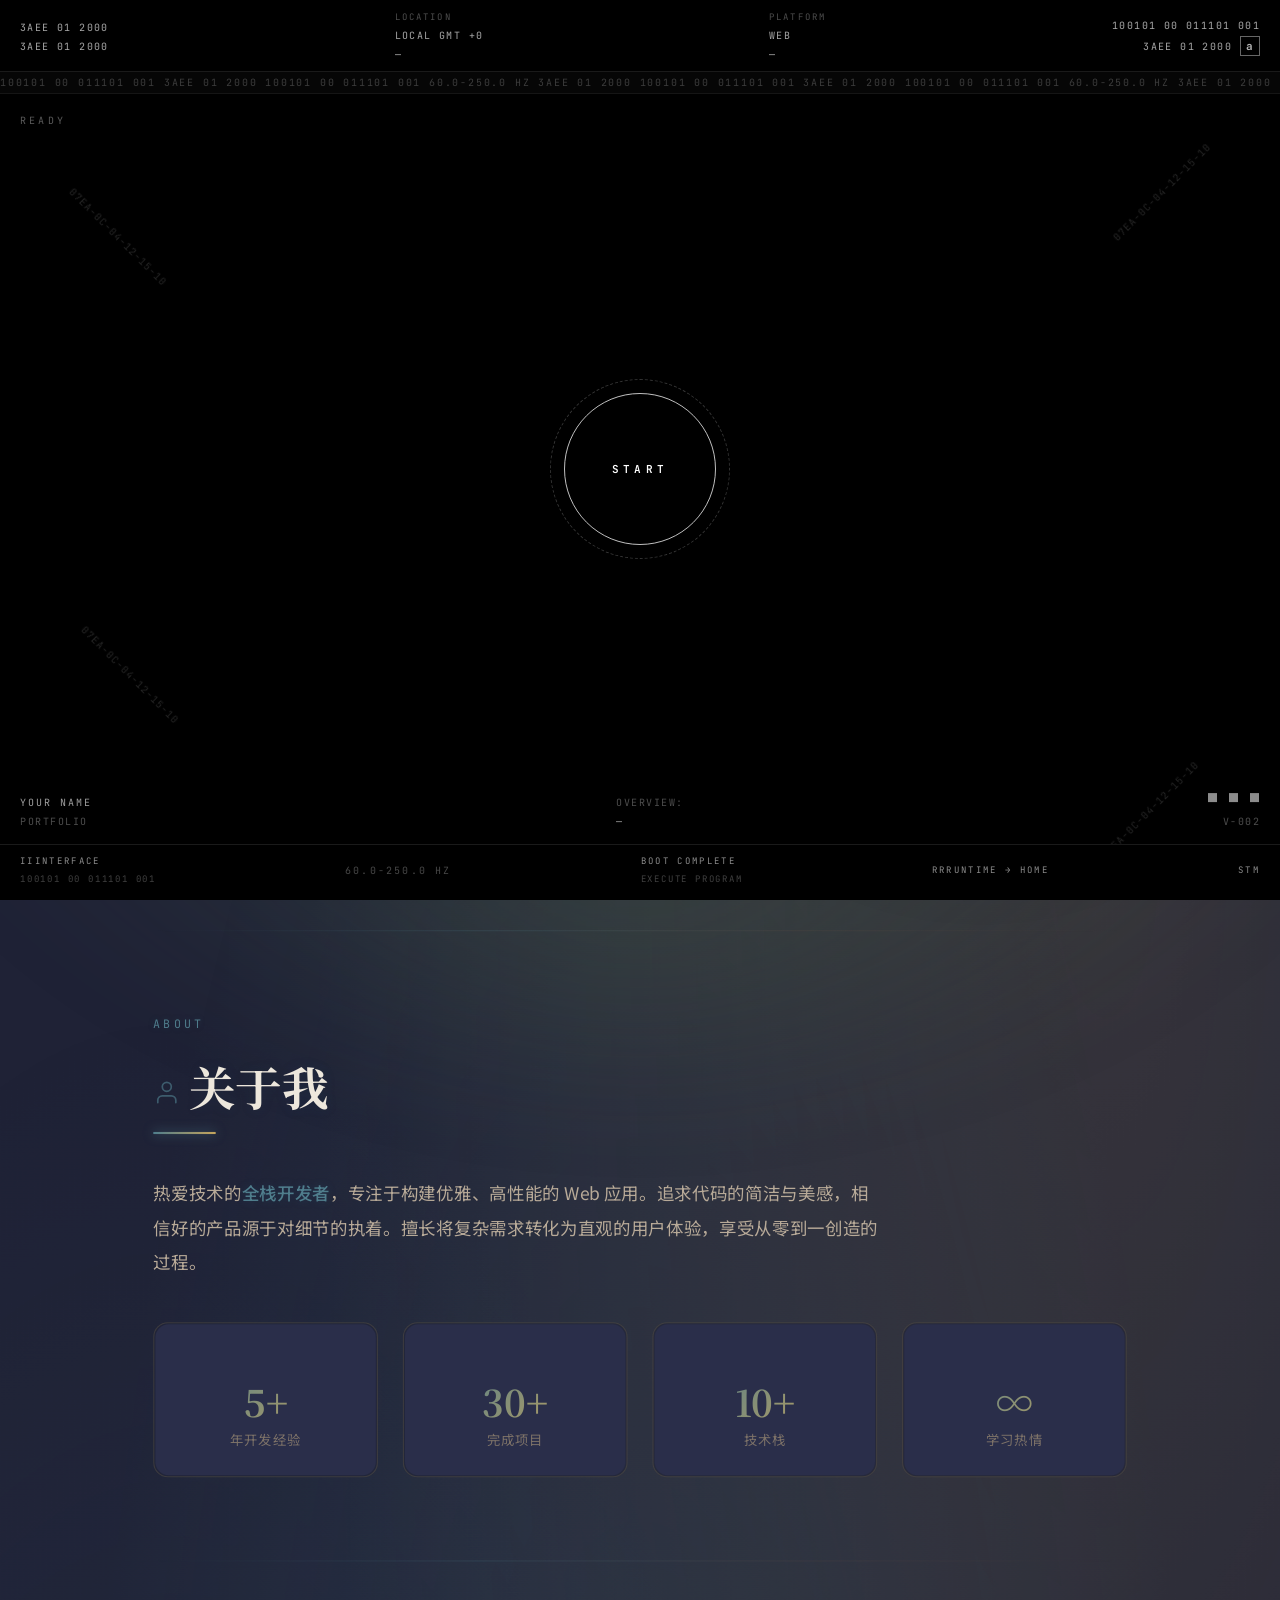
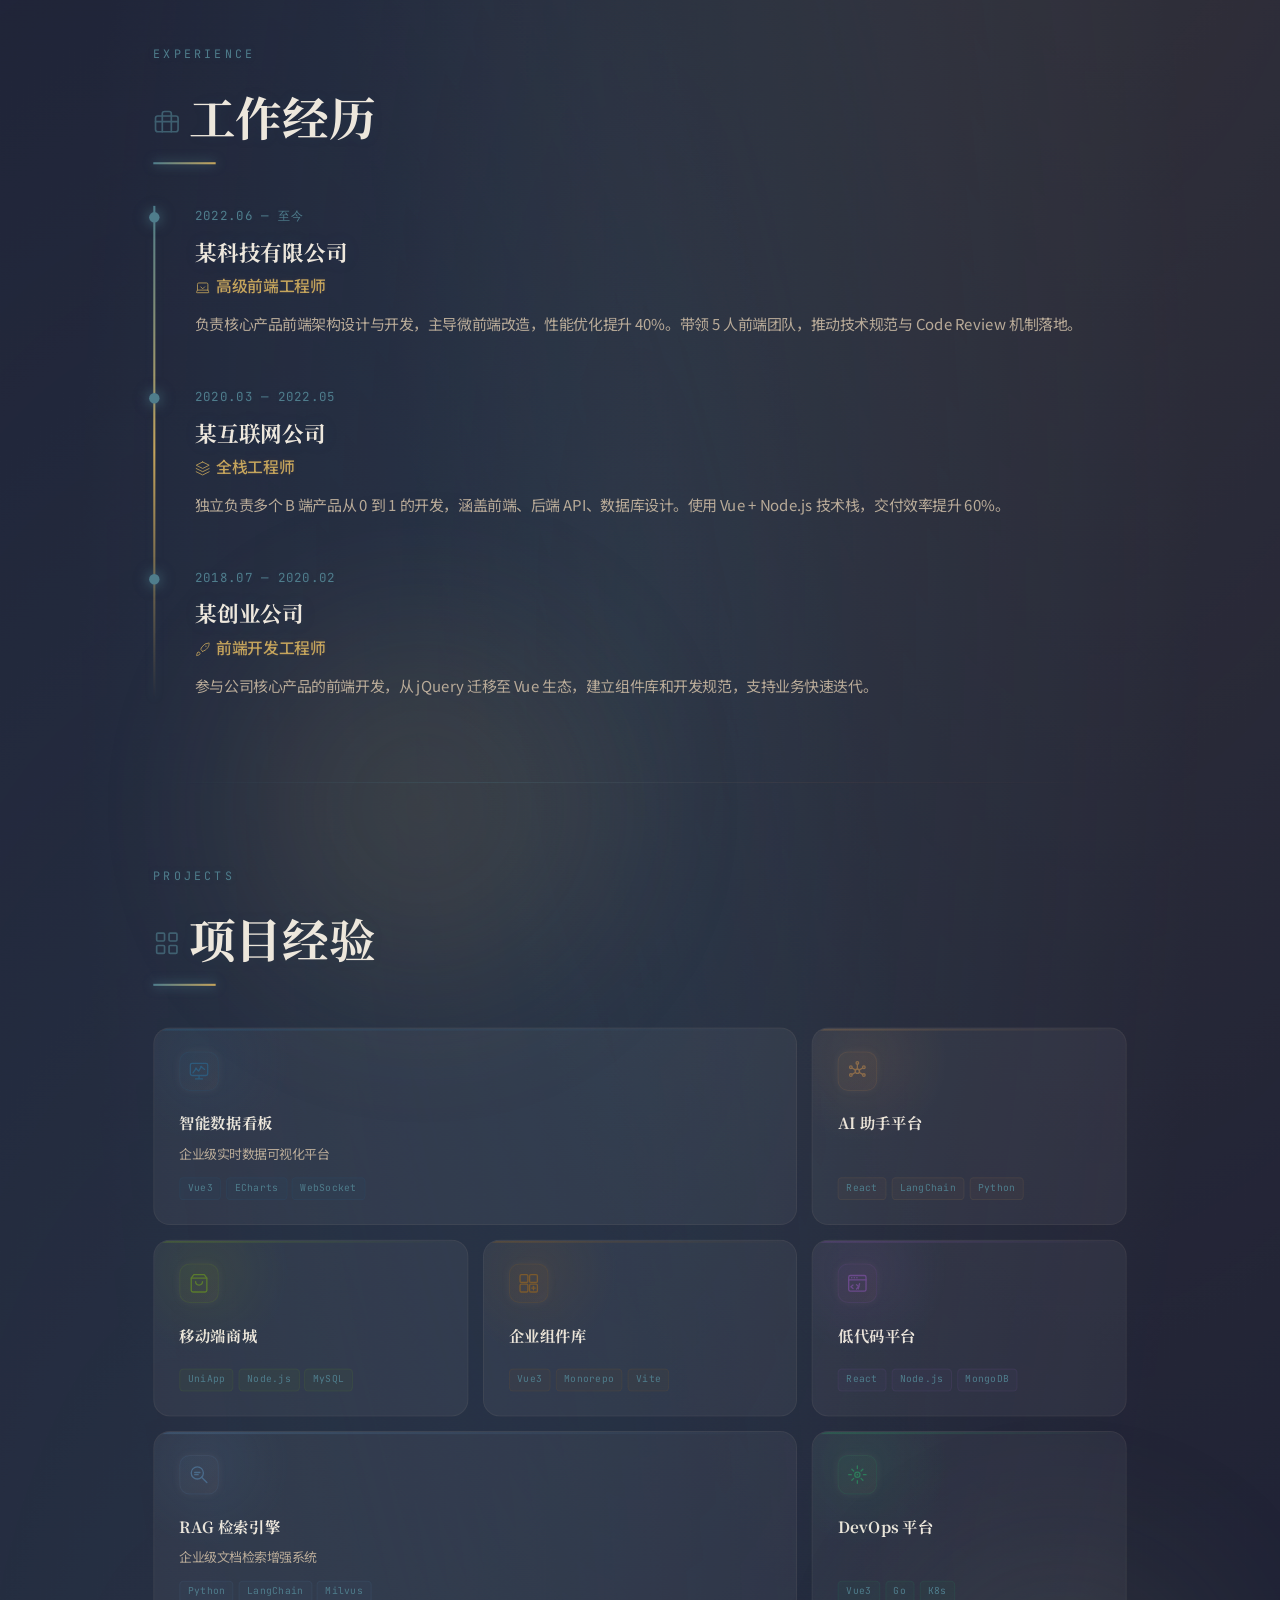
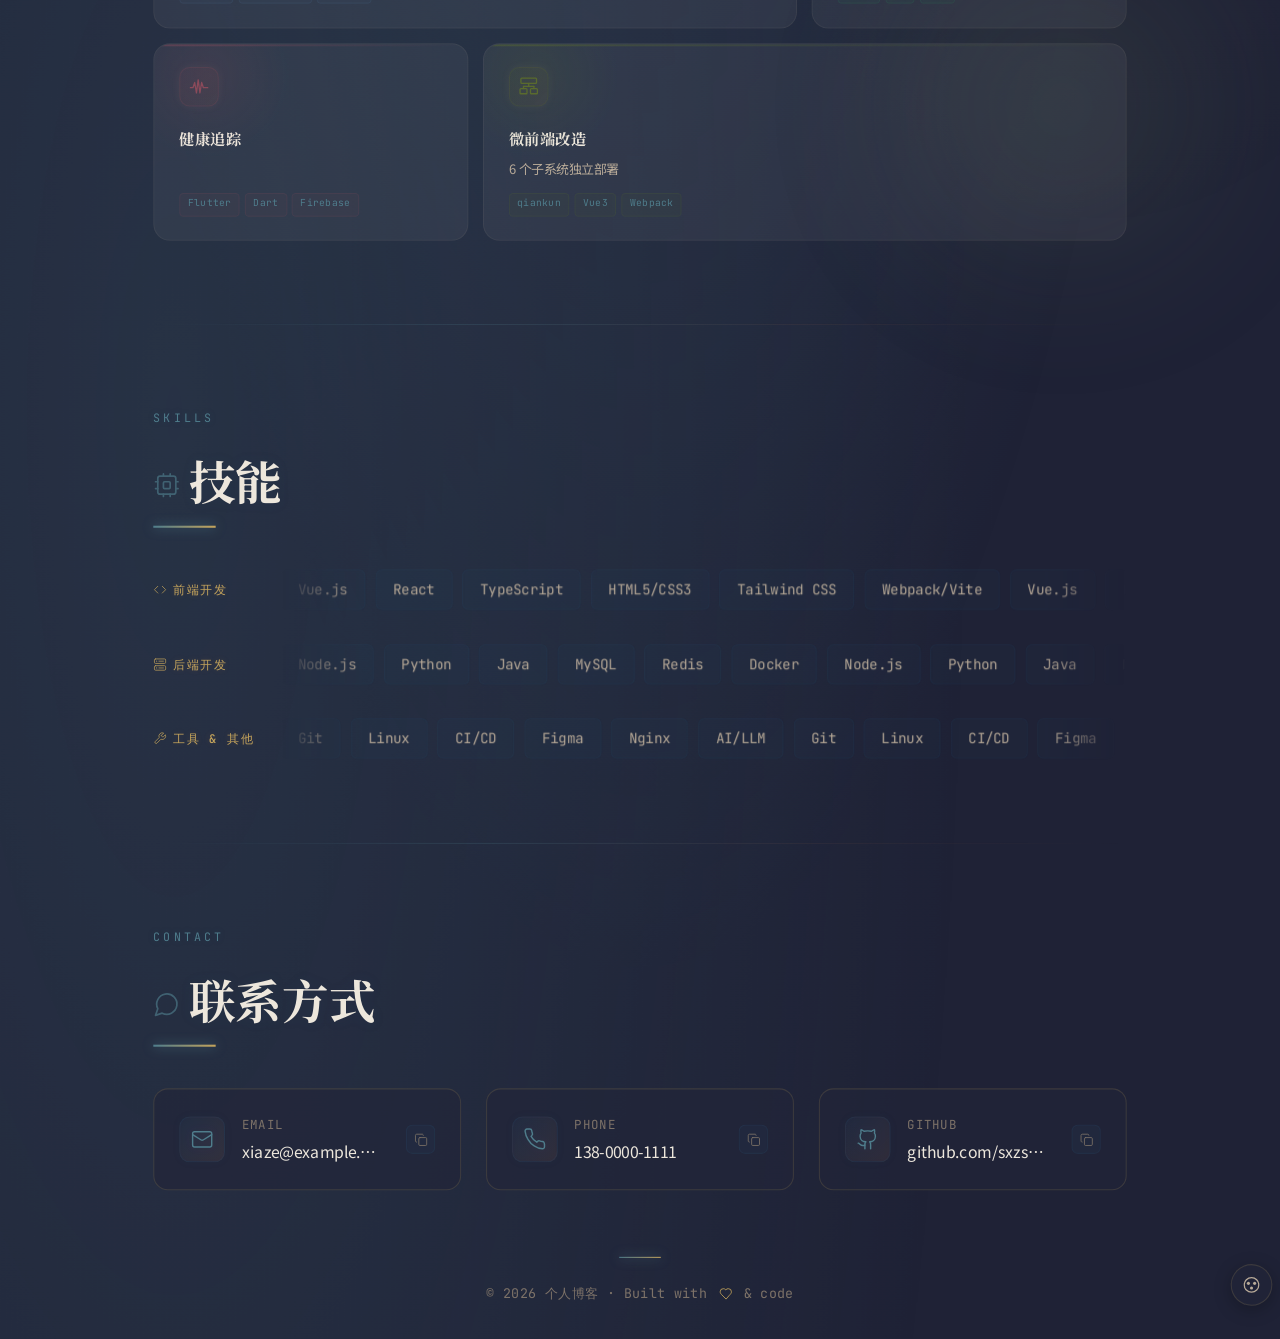
<file: index.html>
<!DOCTYPE html>
<html lang="zh-CN">
  <head>
    <meta charset="UTF-8" />
    <meta name="viewport" content="width=device-width, initial-scale=1.0" />
    <link rel="icon" type="image/svg+xml" href="./logo.svg" />
    <meta name="description" content="个人博客 - 个人简历 | 全栈工程师" />
    <meta property="og:title" content="个人博客 - 个人简历" />
    <meta property="og:description" content="全栈工程师，专注构建优雅高性能的Web应用" />
    <meta property="og:type" content="website" />
    <meta property="og:url" content="https://sxzseal.github.io/resume/" />
    <title>个人博客</title>
    <link rel="preconnect" href="https://fonts.googleapis.com" />
    <link rel="preconnect" href="https://fonts.gstatic.com" crossorigin />
    <link href="https://fonts.googleapis.com/css2?family=Noto+Serif+SC:wght@400;500;700;900&family=Noto+Sans+SC:wght@300;400;500;700&family=JetBrains+Mono:wght@400;500&family=Space+Grotesk:wght@300;400;500;700&display=swap" rel="stylesheet" />
    <script type="module" crossorigin src="./assets/resume-DqmOfbDe.js"></script>
    <link rel="stylesheet" crossorigin href="./assets/resume-CbeakqAZ.css">
  <script>const RESUME = {
  hero: {
    label: '// RESUME / CURRICULUM VITAE',
    name: '个人博客',
    titles: ['全栈工程师', '前端架构师', '技术探索者', '终身学习者'],
    cta: [
      { label: 'Explore', href: '#about', primary: true },
      { label: 'Contact', href: '#contact' }
    ]
  },

  about: {
    text: '热爱技术的<strong>全栈开发者</strong>，专注于构建优雅、高性能的 Web 应用。追求代码的简洁与美感，相信好的产品源于对细节的执着。擅长将复杂需求转化为直观的用户体验，享受从零到一创造的过程。',
    stats: [
      { count: 5,  label: '年开发经验', icon: 'clock' },
      { count: 30, label: '完成项目',   icon: 'folder' },
      { count: 10, label: '技术栈',     icon: 'cpu' },
      { display: '∞', label: '学习热情', icon: 'infinity' }
    ]
  },

  skills: [
    {
      title: '前端开发',
      icon: 'code',
      items: [
        { name: 'Vue.js',       level: 85 },
        { name: 'React',        level: 75 },
        { name: 'TypeScript',   level: 80 },
        { name: 'HTML5/CSS3',   level: 90 },
        { name: 'Tailwind CSS', level: 80 },
        { name: 'Webpack/Vite', level: 75 }
      ]
    },
    {
      title: '后端开发',
      icon: 'server',
      items: [
        { name: 'Node.js', level: 80 },
        { name: 'Python',  level: 70 },
        { name: 'Java',    level: 60 },
        { name: 'MySQL',   level: 75 },
        { name: 'Redis',   level: 65 },
        { name: 'Docker',  level: 70 }
      ]
    },
    {
      title: '工具 & 其他',
      icon: 'wrench',
      items: [
        { name: 'Git',    level: 85 },
        { name: 'Linux',  level: 75 },
        { name: 'CI/CD',  level: 70 },
        { name: 'Figma',  level: 60 },
        { name: 'Nginx',  level: 70 },
        { name: 'AI/LLM', level: 65 }
      ]
    }
  ],

  experience: [
    {
      period:   '2022.06 — 至今',
      company:  '某科技有限公司',
      role:     '高级前端工程师',
      roleIcon: 'laptop',
      desc:     '负责核心产品前端架构设计与开发，主导微前端改造，性能优化提升 40%。带领 5 人前端团队，推动技术规范与 Code Review 机制落地。'
    },
    {
      period:   '2020.03 — 2022.05',
      company:  '某互联网公司',
      role:     '全栈工程师',
      roleIcon: 'layers',
      desc:     '独立负责多个 B 端产品从 0 到 1 的开发，涵盖前端、后端 API、数据库设计。使用 Vue + Node.js 技术栈，交付效率提升 60%。'
    },
    {
      period:   '2018.07 — 2020.02',
      company:  '某创业公司',
      role:     '前端开发工程师',
      roleIcon: 'rocket',
      desc:     '参与公司核心产品的前端开发，从 jQuery 迁移至 Vue 生态，建立组件库和开发规范，支持业务快速迭代。'
    }
  ],

  projects: [
    {
      id: 'dashboard', icon: 'dashboard', name: '智能数据看板', desc: '企业级实时数据可视化平台',
      tech: ['Vue3', 'ECharts', 'WebSocket'], theme: '#2d5a7b', wide: true,
      details: {
        bg:     '项目内部数据分散在各系统，缺乏统一可视化入口。',
        arch:   'Vue3 + Composition API，ECharts 渲染引擎，WebSocket 实时推送，微前端集成旧系统模块。',
        role:   '前端架构设计与核心模块开发，性能优化（首屏 1.2s → 0.6s），拖拽布局引擎实现。',
        result: '日均 PV 10w+，决策效率提升 35%，获公司年度最佳技术项目奖。'
      }
    },
    {
      id: 'ai-assistant', icon: 'aiAssistant', name: 'AI 助手平台', desc: '基于大语言模型的智能对话平台',
      tech: ['React', 'LangChain', 'Python'], theme: '#8b6b4a',
      details: {
        bg:     '内部知识分散，员工重复咨询常见问题，HR/IT 部门负担重。',
        arch:   'React + TypeScript 前端，LangChain 编排对话链路，FAISS 向量检索，FastAPI 后端服务。',
        role:   '全栈开发，对话流程设计，知识库 RAG 链路搭建，工作流可视化编辑器实现。',
        result: '服务 200+ 内部员工，问题解决率 85%，HR 咨询量降低 40%。'
      }
    },
    {
      id: 'mall', icon: 'mall', name: '移动端商城', desc: '全栈开发的 B2C 商城',
      tech: ['UniApp', 'Node.js', 'MySQL'], theme: '#5a7b2d',
      details: {
        bg:     '公司线下销售占比过高，需开拓线上渠道，要求快速上线 MVP 版本。',
        arch:   'UniApp 跨端前端，Node.js + Koa 后端，MySQL 数据库，微信/支付宝支付接入。',
        role:   '独立全栈开发，从需求分析到上线部署，0→1 全程负责。',
        result: '3 个月上线 MVP，日活 5000+，月 GMV 破百万，获公司季度创新奖。'
      }
    },
    {
      id: 'component-lib', icon: 'componentLib', name: '企业组件库', desc: '跨业务线统一 UI 组件库',
      tech: ['Vue3', 'Monorepo', 'Vite'], theme: '#7b5a2d',
      details: {
        bg:     '多条产品线 UI 风格不统一，重复造轮子严重，开发效率低。',
        arch:   'Monorepo + pnpm workspace，Vue3 组件开发，Vite 构建，Storybook 文档站。',
        role:   '架构设计与核心组件开发，构建优化，文档站搭建，推广到各业务线。',
        result: '覆盖 8 条产品线，50+ 组件，开发效率提升 45%，UI 一致性评分从 60 → 92。'
      }
    },
    {
      id: 'lowcode', icon: 'lowcode', name: '低代码平台', desc: '可视化拖拽搭建 H5 营销页',
      tech: ['React', 'Node.js', 'MongoDB'], theme: '#6b4a8b',
      details: {
        bg:     '营销活动频繁，每次都需前端开发配合，排期紧张，上线周期长。',
        arch:   'React + DnD Kit 拖拽引擎，Node.js + MongoDB 后端，SSR 渲染，CDN 一键发布。',
        role:   '拖拽引擎核心开发，组件生态设计，SSR 渲染方案，发布流程自动化。',
        result: '运营自主上线率 80%，活动上线周期从 5 天缩短至 0.5 天，季度节省开发人力 200+ 人时。'
      }
    },
    {
      id: 'rag-engine', icon: 'ragEngine', name: 'RAG 检索引擎', desc: '企业级文档检索增强系统',
      tech: ['Python', 'LangChain', 'Milvus'], theme: '#4a6b8b', wide: true,
      details: {
        bg:     '企业文档量庞大，传统关键词搜索效果差，需要语义级智能检索。',
        arch:   'Python + LangChain，Milvus 向量数据库，BGE Embedding，多格式文档解析管线。',
        role:   '检索链路设计，文档解析与切分算法优化，混合检索策略（向量+关键词+重排）。',
        result: '检索准确率 92%，响应时间 < 800ms，接入 3 个业务系统，日均查询 5000+。'
      }
    },
    {
      id: 'devops', icon: 'devops', name: 'DevOps 平台', desc: '一站式研发效能平台',
      tech: ['Vue3', 'Go', 'K8s'], theme: '#2d7b5a',
      details: {
        bg:     '研发工具链分散，CI/CD 流程不统一，部署效率低，故障排查慢。',
        arch:   'Vue3 前端，Go 微服务后端，K8s 编排部署，GitLab/Jenkins API 集成。',
        role:   '前端开发 + CI/CD 流程编排，监控大盘，告警规则引擎实现。',
        result: '团队交付效率提升 50%，部署频率从周级 → 日级，MTTR 从 2h 降至 30min。'
      }
    },
    {
      id: 'health-app', icon: 'healthApp', name: '健康追踪', desc: '跨端健康管理应用',
      tech: ['Flutter', 'Dart', 'Firebase'], theme: '#8b4a5a',
      details: {
        bg:     '个人健康管理需求日益增长，市场上缺乏简洁好用的全平台健康追踪工具。',
        arch:   'Flutter 跨端开发，Dart 语言，Firebase 后端服务，HealthKit/Google Fit 接入。',
        role:   '独立开发，从产品设计到上线全流程负责。',
        result: 'App Store 4.8 评分，月活 1.2w，被健康类自媒体推荐 3 次。'
      }
    },
    {
      id: 'micro-frontend', icon: 'microFrontend', name: '微前端改造', desc: '6 个子系统独立部署',
      tech: ['qiankun', 'Vue3', 'Webpack'], theme: '#5a6b2d', wide: true,
      details: {
        bg:     '单体前端应用代码量 30w+，构建慢、发布耦合，一个模块出问题全站受影响。',
        arch:   'qiankun 微前端框架，Vue3 子应用，Webpack Module Federation 共享依赖。',
        role:   '微前端架构设计，子应用拆分策略，基座与子应用通信机制，灰度发布方案。',
        result: '6 个子系统独立部署，构建时间降低 70%，发布故障率降低 90%。'
      }
    }
  ],

  education: [
    { school: '某大学', major: '计算机科学与技术 · 本科', year: '2014 — 2018' }
  ],

  contact: [
    { icon: 'email',  label: 'Email',  value: 'xiaze@example.com',  copy: 'xiaze@example.com' },
    { icon: 'phone',  label: 'Phone',  value: '138-0000-1111',       copy: '138-0000-1111' },
    { icon: 'github', label: 'GitHub', value: 'github.com/sxzseal',  copy: 'https://github.com/sxzseal' },
  ],

  footer: '© 2026 个人博客 · Built with passion & code',

  philosophy: {
    statement: '我相信优秀的代码应该像好的文章一样清晰，好的产品应该像好的工具一样自然。技术的价值不在于复杂，而在于它能为人解决真实的问题。每一行代码都是一次思考，每一次交付都是一份承诺。',
    subtitle: '以匠心致代码，以产品致用户',
  },

  highlights: {
    items: [
      {
        icon: 'rocket',
        title: '架构设计',
        description: '主导过微前端、低代码平台、组件库等多个大型架构设计与落地',
      },
      {
        icon: 'cpu',
        title: '性能优化',
        description: '首屏加载提升 50%+，擅长前端性能分析与体验调优',
      },
      {
        icon: 'layers',
        title: '全栈能力',
        description: '前后端 + 数据库 + 部署，独立交付完整产品从 0 到 1',
      },
      {
        icon: 'code',
        title: '工程规范',
        description: '推动 Code Review、CI/CD、Monorepo 等工程化实践落地',
      },
      {
        icon: 'heart',
        title: '用户体验',
        description: '关注交互细节与动效设计，追求功能与美感的平衡',
      },
      {
        icon: 'terminal',
        title: 'AI 探索',
        description: 'RAG 检索引擎、AI 助手平台等大模型应用场景实践',
      },
    ],
  },

  textPressure: {
    title: '文字压力',
    text: 'BUILD THE FUTURE',
    subtitle: '移动鼠标感受文字的重量变化',
    pressureRadius: 300,
  },

  ossWorks: {
    subtitle: 'Open Source Contributions',
    items: [
      {
        name: 'vue-motion-kit',
        description: 'Vue 3 声明式动画工具库，让复杂动效像写 CSS 一样简单',
        repo: 'https://github.com/sxzseal/vue-motion-kit',
        tech: ['Vue3', 'TypeScript', 'Animation'],
        stars: '2.8k',
        poster: 'https://picsum.photos/seed/vuemotion/600/800',
        readme: "# vue-motion-kit\n\n> 声明式动画工具库，让 Vue 3 复杂动效变得简单。\n\n## 特性\n\n- **声明式 API** — 用 composition API 描述动画，无需手动管理 `requestAnimationFrame`\n- **物理弹性** — 内置弹簧物理引擎，支持阻尼、质量、刚度参数\n- **手势驱动** — 拖拽、滑动、缩放等手势与动画无缝联动\n- **Tree-shakable** — 按需引入，打包体积最小 3KB gzip\n\n## 安装\n\n```bash\nnpm install vue-motion-kit\n```\n\n## 快速开始\n\n```typescript\nimport { useSpring, useDrag } from 'vue-motion-kit'\n\nconst { x, y } = useSpring({ tension: 170, friction: 26 })\nuseDrag({ x, y }, { rubberband: true })\n```\n\n## 设计理念\n\n动画应该是**可组合的**、**可中断的**、**可逆的**。\n受 react-spring 启发，但完全基于 Vue 3 的响应式系统构建。\n\n## License\n\nMIT"
      },
      {
        name: 'tiny-bundler',
        description: '从零实现一个 JavaScript 模块打包器，深入理解 Webpack 原理',
        repo: 'https://github.com/sxzseal/tiny-bundler',
        tech: ['JavaScript', 'AST', 'Babel'],
        stars: '1.5k',
        poster: 'https://picsum.photos/seed/bundler/600/800',
        readme: "# tiny-bundler\n\n> 300 行代码实现一个 JavaScript 模块打包器。\n\n## 项目简介\n\n这是一个教学项目，旨在帮助开发者理解 Webpack / Rollup 等工具的核心原理。\n\n## 核心功能\n\n- **模块解析** — 通过 AST 分析 `import/export` 依赖关系\n- **依赖图构建** — BFS 遍历构建完整的模块依赖图\n- **代码生成** — 将 ES Modules 转换为浏览器可执行的 IIFE 格式\n- **Tree Shaking** — 基于静态分析移除未使用的导出\n\n## 运行\n\n```bash\nnpm install\nnpm run build   # 打包示例项目\nnpm run test    # 运行测试用例\n```\n\n## 核心流程\n\n1. 从入口文件开始解析 AST\n2. 提取所有 import 语句，递归解析依赖\n3. 构建依赖图 (Dependency Graph)\n4. 按拓扑排序生成最终 bundle\n\n## License\n\nMIT"
      },
      {
        name: 'react-dashboard-starter',
        description: '企业级中后台模板，开箱即用的权限管理 + 数据看板',
        repo: 'https://github.com/sxzseal/react-dashboard-starter',
        tech: ['React', 'Ant Design', 'Zustand'],
        stars: '3.2k',
        poster: 'https://picsum.photos/seed/dashboard-starter/600/800',
        readme: "# react-dashboard-starter\n\n> 企业级中后台开发模板，基于 React 18 + TypeScript + Ant Design 5。\n\n## 功能清单\n\n- **权限系统** — RBAC 角色权限，路由级别 + 按钮级别控制\n- **数据看板** — 基于 ECharts 的实时数据可视化面板\n- **表单引擎** — JSON Schema 驱动的动态表单生成器\n- **主题系统** — CSS 变量 + Design Token，支持一键换肤\n- **国际化** — 完整的 i18n 方案，支持运行时切换语言\n\n## 技术栈\n\n| 类别 | 技术 |\n|------|------|\n| 框架 | React 18 + TypeScript |\n| 状态管理 | Zustand |\n| UI 组件 | Ant Design 5 |\n| 路由 | React Router v6 |\n| 请求 | Axios + React Query |\n| 构建 | Vite 5 |\n\n## 快速开始\n\n```bash\ngit clone https://github.com/sxzseal/react-dashboard-starter\ncd react-dashboard-starter\npnpm install\npnpm dev\n```\n\n## License\n\nMIT"
      },
      {
        name: 'css-motion-gallery',
        description: '纯 CSS 实现的动效画廊，零 JavaScript 依赖',
        repo: 'https://github.com/sxzseal/css-motion-gallery',
        tech: ['CSS', 'HTML', 'Animation'],
        stars: '920',
        poster: 'https://picsum.photos/seed/cssmotion/600/800',
        readme: "# css-motion-gallery\n\n> 纯 CSS 实现的 30+ 高级动效，零 JavaScript。\n\n## 简介\n\n收集并实现各种纯 CSS 动效案例，展示 CSS 的强大能力。每个动效都可以直接复制使用。\n\n## 动效列表\n\n- **3D 卡片翻转** — perspective + rotateY 实现真实 3D 翻转\n- **磁性按钮** — 鼠标靠近时按钮产生磁性吸附效果\n- **液态加载器** — SVG filter + CSS animation 模拟液态效果\n- **视差滚动** — 纯 CSS scroll-driven animation 实现视差\n- **粒子爆炸** — CSS animation + custom properties 模拟粒子效果\n\n## 浏览器兼容性\n\n所有动效均支持现代浏览器 (Chrome 100+, Firefox 100+, Safari 16+)。\n部分效果使用了 CSS Houdini 和 Scroll-driven Animations 新特性。\n\n## 如何使用\n\n每个动效都是独立的 HTML 文件，直接复制到项目中使用。\n\n## License\n\nMIT"
      },
      {
        name: 'node-api-forge',
        description: '基于 JSON Schema 自动生成 RESTful API 的 Node.js 工具',
        repo: 'https://github.com/sxzseal/node-api-forge',
        tech: ['Node.js', 'TypeScript', 'OpenAPI'],
        stars: '1.1k',
        poster: 'https://picsum.photos/seed/apiforge/600/800',
        readme: "# node-api-forge\n\n> 定义 Schema，自动生成完整的 RESTful API。\n\n## 核心理念\n\n**Schema First** — 只需定义数据模型的 JSON Schema，自动获得：\n- CRUD REST API\n- 数据校验中间件\n- TypeScript 类型定义\n- OpenAPI 文档\n\n## 示例\n\n```typescript\nimport { forge } from 'node-api-forge'\n\nconst UserAPI = forge({\n  name: 'User',\n  schema: {\n    name: { type: 'string', required: true },\n    email: { type: 'string', format: 'email' },\n    role: { type: 'string', enum: ['admin', 'user'] },\n  },\n  storage: 'postgres',\n})\n```\n\n## 支持的存储\n\n- PostgreSQL\n- MySQL\n- MongoDB\n- SQLite (开发用)\n\n## License\n\nMIT"
      },
      {
        name: 'markdown-slides',
        description: '用 Markdown 写幻灯片，实时预览，一键导出 PDF',
        repo: 'https://github.com/sxzseal/markdown-slides',
        tech: ['Svelte', 'Markdown', 'PDF'],
        stars: '680',
        poster: 'https://picsum.photos/seed/mdslides/600/800',
        readme: "# markdown-slides\n\n> 用 Markdown 编写幻灯片，专注内容而非排版。\n\n## 特性\n\n- **Markdown 原生** — 用标准 Markdown 语法编写，--- 分隔页面\n- **实时预览** — 左侧编辑，右侧即时渲染\n- **主题切换** — 内置 8 套精心设计的主题\n- **代码高亮** — 支持 50+ 编程语言语法高亮\n- **PDF 导出** — 一键导出为高质量 PDF 文件\n- **演讲者模式** — 独立窗口显示备注和下一页预览\n\n## 语法扩展\n\n```markdown\n---\ntheme: dark\ntransition: fade\n---\n\n# 第一页标题\n\n普通 Markdown 内容\n\n---\n\n# 第二页\n\n- 列表项 1\n- 列表项 2\n```\n\n## 内置主题\n\n| 主题 | 风格 |\n|------|------|\n| default | 简约白底 |\n| dark | 深色模式 |\n| gradient | 渐变背景 |\n| minimal | 极简线条 |\n\n## License\n\nMIT"
      },
    ],
  },

  spiral: {
    subtitle: 'Scroll to rotate · Click to open',
    items: [
      { title: 'Aurora Dashboard',   image: 'https://picsum.photos/seed/spiral-aurora/720/420',   href: '#projects' },
      { title: 'Nebula Studio',      image: 'https://picsum.photos/seed/spiral-nebula/720/420',   href: '#projects' },
      { title: 'Pulse Analytics',    image: 'https://picsum.photos/seed/spiral-pulse/720/420',    href: '#projects' },
      { title: 'Drift Commerce',     image: 'https://picsum.photos/seed/spiral-drift/720/420',    href: '#projects' },
      { title: 'Helix CMS',          image: 'https://picsum.photos/seed/spiral-helix/720/420',    href: '#projects' },
      { title: 'Vector Garden',      image: 'https://picsum.photos/seed/spiral-vector/720/420',   href: '#projects' },
      { title: 'Cascade Engine',     image: 'https://picsum.photos/seed/spiral-cascade/720/420',  href: '#projects' },
      { title: 'Glow Components',    image: 'https://picsum.photos/seed/spiral-glow/720/420',     href: '#projects' },
      { title: 'Orbit Notes',        image: 'https://picsum.photos/seed/spiral-orbit/720/420',    href: '#projects' },
      { title: 'Prism Builder',      image: 'https://picsum.photos/seed/spiral-prism/720/420',    href: '#projects' },
    ],
  },
};

// Convenience lookup for main.js
RESUME.projectDetails = {};
RESUME.projects.forEach(p => { RESUME.projectDetails[p.id] = p.details; });
window.RESUME = RESUME;

/* ── Render functions ── */

function renderHero() {
  const label = document.querySelector('.hero-label');
  const name  = document.querySelector('.hero-name');
  const cta   = document.querySelector('.hero-cta');
  if (label) label.innerHTML = `<span class="hero-label-icon">${ICONS.terminal}</span>${RESUME.hero.label}`;
  if (name)  name.textContent = RESUME.hero.name;
  if (cta) {
    cta.innerHTML = RESUME.hero.cta.map(c =>
      `<a href="${c.href}" class="btn-magnetic${c.primary ? ' btn-primary' : ''}">${c.label}</a>`
    ).join('');
  }
}

function renderAbout() {
  const section = document.getElementById('about');
  if (!section) return;
  const statsHTML = RESUME.about.stats.map(s => `
    <div class="stat-card">
      <div class="stat-icon">${ICONS[s.icon] || ''}</div>
      <div class="stat-number"${s.count != null ? ` data-count="${s.count}"` : ''}>${s.display != null ? s.display : '0'}</div>
      <div class="stat-label">${s.label}</div>
    </div>`).join('');
  section.innerHTML = `
    <div class="section-header"><span class="section-number">01</span><h2 class="section-title"><span class="section-title-icon">${ICONS.user}</span>关于我</h2></div>
    <p class="about-text">${RESUME.about.text}</p>
    <div class="about-stats">${statsHTML}</div>`;
}

function renderSkills() {
  const section = document.getElementById('skills');
  if (!section) return;
  const rowsHTML = RESUME.skills.map((cat, i) => {
    const tags = cat.items.map(s =>
      `<span class="skill-tag" data-level="${s.level}">${s.name}</span>`
    ).join('');
    const rev = i === 1 ? ' marquee-track--reverse' : '';
    return `
      <div class="marquee-row">
        <div class="marquee-label"><span class="marquee-label-icon">${ICONS[cat.icon] || ''}</span>${cat.title}</div>
        <div class="marquee-viewport">
          <div class="marquee-track${rev}">
            <div class="marquee-group">${tags}</div>
            <div class="marquee-group" aria-hidden="true">${tags}</div>
          </div>
        </div>
      </div>`;
  }).join('');
  section.innerHTML = `
    <div class="section-header"><span class="section-number">04</span><h2 class="section-title"><span class="section-title-icon">${ICONS.cpu}</span>技能</h2></div>
    <div class="skills-marquee">${rowsHTML}</div>`;
}

function renderExperience() {
  const section = document.getElementById('experience');
  if (!section) return;
  const timelineHTML = RESUME.experience.map(e => `
    <div class="timeline-item">
      <div class="timeline-period">${e.period}</div>
      <div class="timeline-company">${e.company}</div>
      <div class="timeline-role"><span class="role-icon">${ICONS[e.roleIcon] || ''}</span>${e.role}</div>
      <div class="timeline-desc">${e.desc}</div>
    </div>`).join('');
  section.innerHTML = `
    <div class="section-header"><span class="section-number">02</span><h2 class="section-title"><span class="section-title-icon">${ICONS.briefcase}</span>工作经历</h2></div>
    <div class="timeline">${timelineHTML}</div>`;
}

function renderProjects() {
  const section = document.getElementById('projects');
  if (!section) return;
  const cardsHTML = RESUME.projects.map(p => `
    <div class="bento-card${p.wide ? ' bento-card--wide' : ''}" data-project="${p.id}" data-theme="${p.theme}">
      <div class="bento-card__glow"></div>
      <div class="project-icon">${ICONS[p.icon] || p.icon}</div>
      <div class="project-name">${p.name}</div>
      <div class="project-desc">${p.desc}</div>
      <div class="project-tech">${p.tech.map(t => `<span>${t}</span>`).join('')}</div>
    </div>`).join('');
  section.innerHTML = `
    <div class="section-header"><span class="section-number">03</span><h2 class="section-title"><span class="section-title-icon">${ICONS.grid}</span>项目经验</h2></div>
    <div class="bento-grid" id="projectsBento">${cardsHTML}</div>`;
}

function renderContact() {
  const section = document.getElementById('contact');
  if (!section) return;
  const gridHTML = RESUME.contact.map(c => `
    <div class="contact-item"${c.copy ? ` data-copy="${c.copy}"` : ''}>
      <div class="contact-icon">${ICONS[c.icon] || c.icon}</div>
      <div><div class="contact-label">${c.label}</div><div class="contact-value">${c.value}</div></div>
      ${c.copy ? `<button class="copy-btn" title="复制"><span class="copy-icon">${ICONS.copy}</span><span class="check-icon">${ICONS.check}</span></button>` : ''}
    </div>`).join('');
  section.innerHTML = `
    <div class="section-header"><span class="section-number">05</span><h2 class="section-title"><span class="section-title-icon">${ICONS.messageCircle}</span>联系方式</h2></div>
    <div class="contact-grid">${gridHTML}</div>`;
}

function renderFooter() {
  const fp = document.querySelector('.footer p');
  if (fp) fp.innerHTML = `© 2026 个人博客 · Built with <span class="footer-heart">${ICONS.heart}</span> &amp; code`;
}

renderHero();
renderAbout();
renderSkills();
renderExperience();
renderProjects();
renderContact();
renderFooter();
</script>
</head>
  <body>
    <div id="root"></div>
  </body>
</html>
</file>
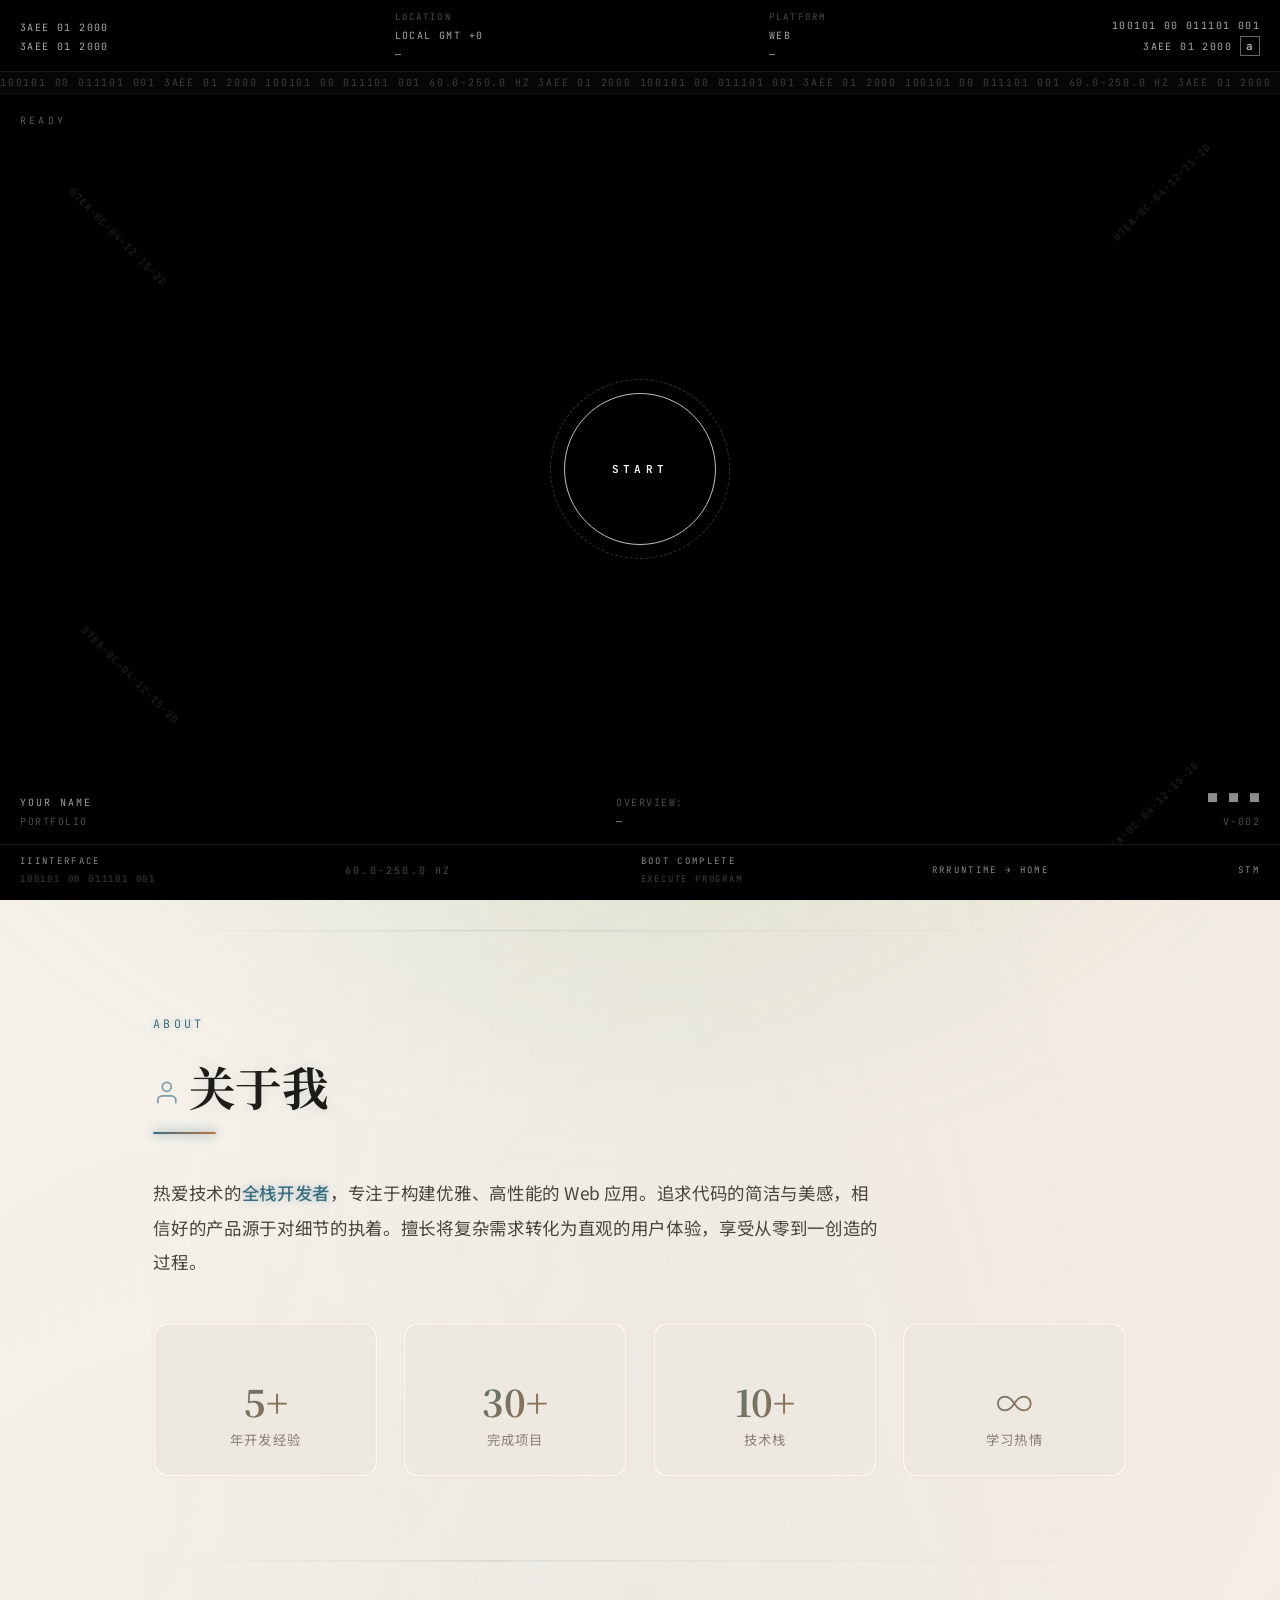
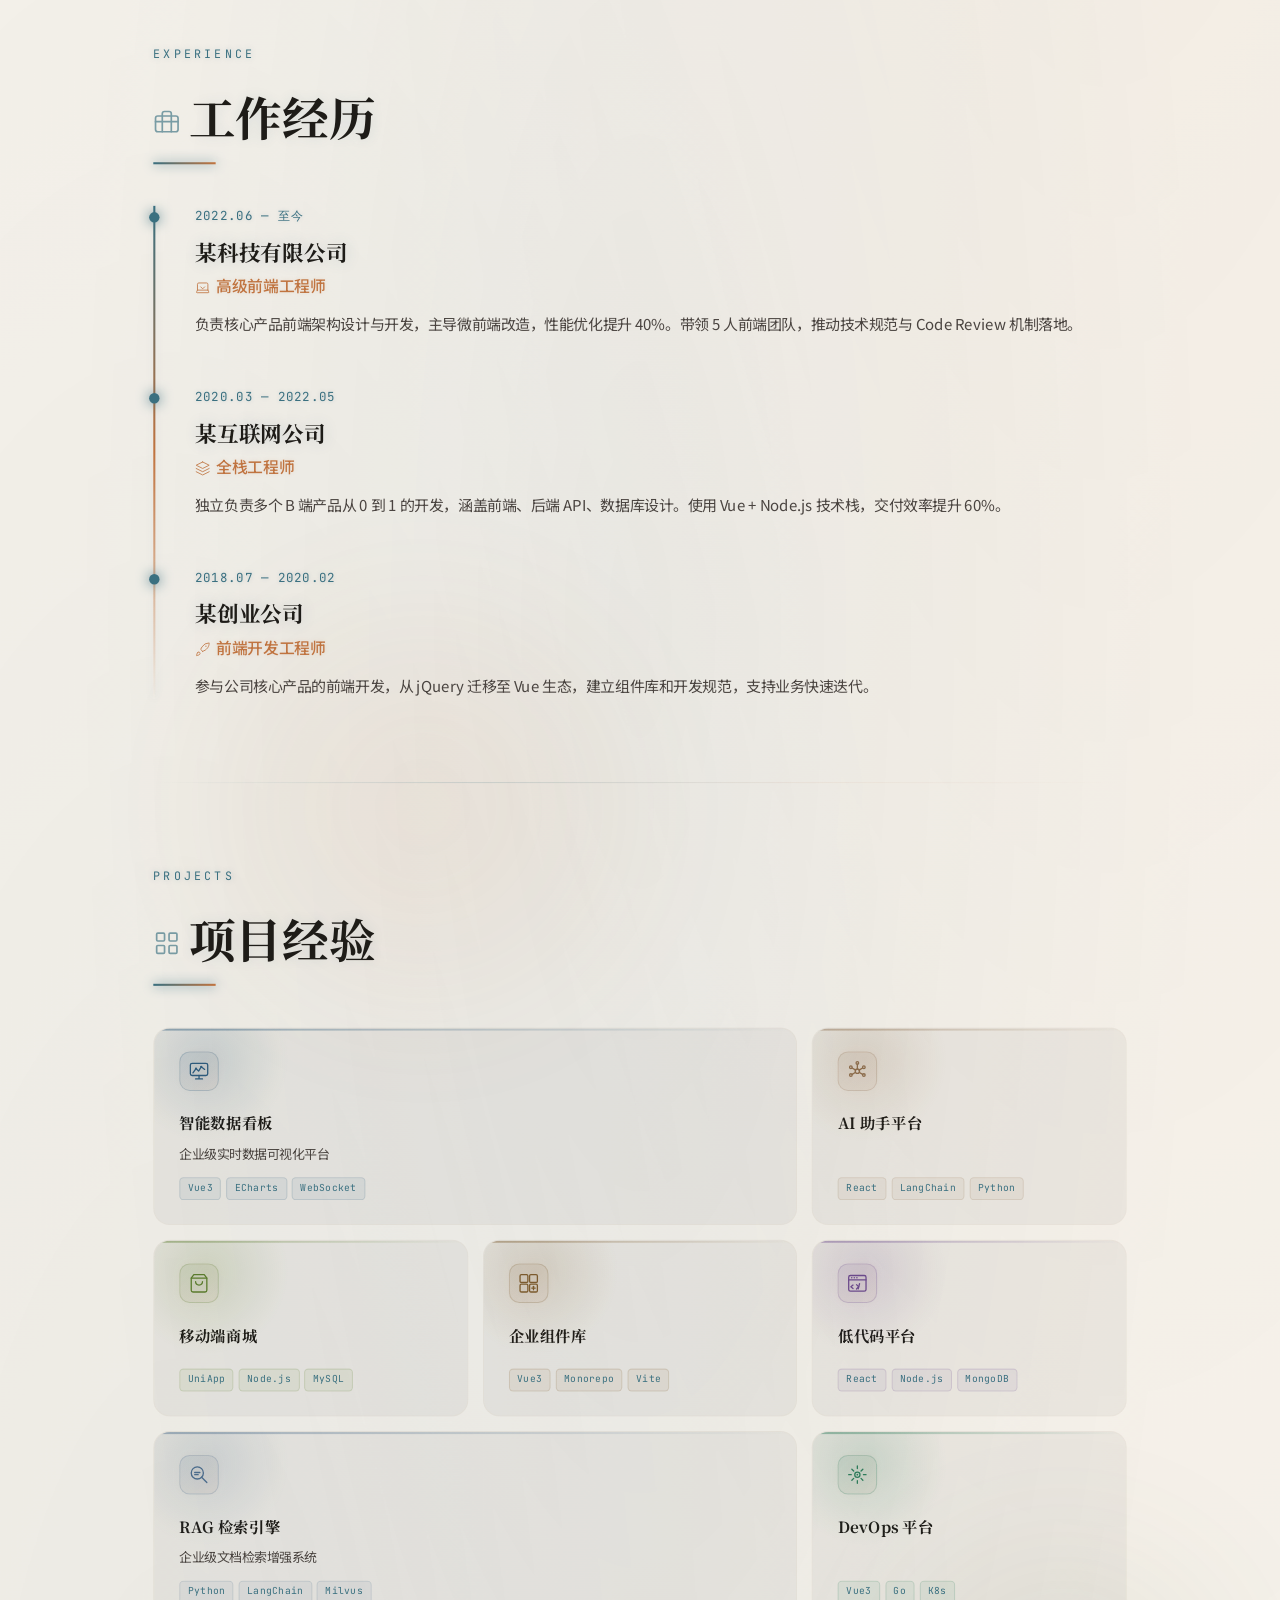
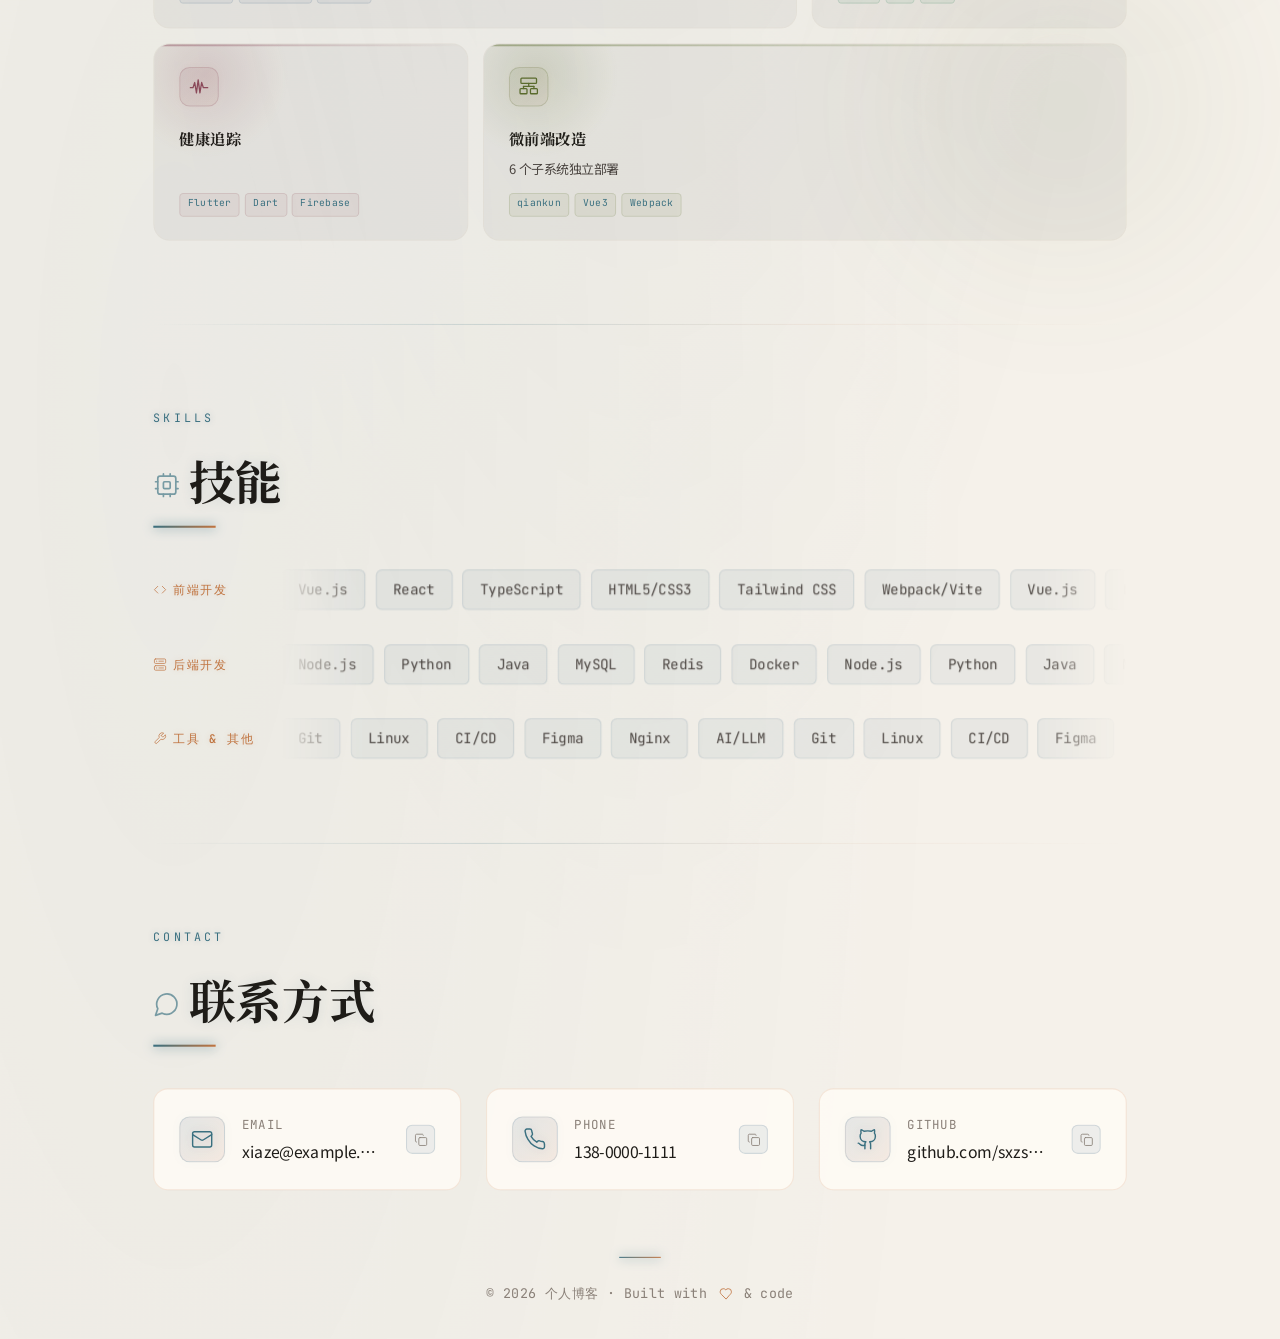
<file: 9999/index.html>
<!DOCTYPE html>
<html lang="zh-CN">
  <head>
    <meta charset="UTF-8" />
    <meta name="viewport" content="width=device-width, initial-scale=1.0" />
    <link rel="icon" type="image/svg+xml" href="./logo.svg" />
    <meta name="description" content="个人博客 - 个人简历 | 全栈工程师" />
    <meta property="og:title" content="个人博客 - 个人简历" />
    <meta property="og:description" content="全栈工程师，专注构建优雅高性能的Web应用" />
    <meta property="og:type" content="website" />
    <meta property="og:url" content="https://sxzseal.github.io/resume/" />
    <title>个人博客</title>
    <link rel="preconnect" href="https://fonts.googleapis.com" />
    <link rel="preconnect" href="https://fonts.gstatic.com" crossorigin />
    <link href="https://fonts.googleapis.com/css2?family=Noto+Serif+SC:wght@400;500;700;900&family=Noto+Sans+SC:wght@300;400;500;700&family=JetBrains+Mono:wght@400;500&family=Space+Grotesk:wght@300;400;500;700&display=swap" rel="stylesheet" />
    <script type="module" crossorigin src="./assets/resume-CGK6DavC.js"></script>
    <link rel="stylesheet" crossorigin href="./assets/resume-CrqxlAqz.css">
  <script>window.RESUME = {
  "hero": {
    "label": "// RESUME / CURRICULUM VITAE",
    "name": "开场动画哈哈哈哈哈哈哈编辑2222呃呃呃",
    "titles": [
      "全栈工程师",
      "前端架构师",
      "技术探索者",
      "终身学习者"
    ],
    "cta": [
      {
        "label": "Explore",
        "href": "#about",
        "primary": true
      },
      {
        "label": "Contact",
        "href": "#contact"
      }
    ]
  },
  "about": {
    "text": "热爱技术的<strong>全栈开发者</strong>，专注于构建优雅、高性能的 Web 应用。追求代码的简洁与美感，相信好的产品源于对细节的执着。擅长将复杂需求转化为直观的用户体验，享受从零到一创造的过程。",
    "stats": [
      {
        "count": 5,
        "label": "年开发经验",
        "icon": "clock"
      },
      {
        "count": 30,
        "label": "完成项目",
        "icon": "folder"
      },
      {
        "count": 10,
        "label": "技术栈",
        "icon": "cpu"
      },
      {
        "display": "∞",
        "label": "学习热情",
        "icon": "infinity"
      }
    ]
  },
  "skills": [
    {
      "title": "前端开发",
      "icon": "code",
      "items": [
        {
          "name": "Vue.js",
          "level": 85
        },
        {
          "name": "React",
          "level": 75
        },
        {
          "name": "TypeScript",
          "level": 80
        },
        {
          "name": "HTML5/CSS3",
          "level": 90
        },
        {
          "name": "Tailwind CSS",
          "level": 80
        },
        {
          "name": "Webpack/Vite",
          "level": 75
        }
      ]
    },
    {
      "title": "后端开发",
      "icon": "server",
      "items": [
        {
          "name": "Node.js",
          "level": 80
        },
        {
          "name": "Python",
          "level": 70
        },
        {
          "name": "Java",
          "level": 60
        },
        {
          "name": "MySQL",
          "level": 75
        },
        {
          "name": "Redis",
          "level": 65
        },
        {
          "name": "Docker",
          "level": 70
        }
      ]
    },
    {
      "title": "工具 & 其他",
      "icon": "wrench",
      "items": [
        {
          "name": "Git",
          "level": 85
        },
        {
          "name": "Linux",
          "level": 75
        },
        {
          "name": "CI/CD",
          "level": 70
        },
        {
          "name": "Figma",
          "level": 60
        },
        {
          "name": "Nginx",
          "level": 70
        },
        {
          "name": "AI/LLM",
          "level": 65
        }
      ]
    }
  ],
  "experience": [
    {
      "period": "2022.06 — 至今",
      "company": "某科技有限公司",
      "role": "高级前端工程师",
      "roleIcon": "laptop",
      "desc": "负责核心产品前端架构设计与开发，主导微前端改造，性能优化提升 40%。带领 5 人前端团队，推动技术规范与 Code Review 机制落地。"
    },
    {
      "period": "2020.03 — 2022.05",
      "company": "某互联网公司",
      "role": "全栈工程师",
      "roleIcon": "layers",
      "desc": "独立负责多个 B 端产品从 0 到 1 的开发，涵盖前端、后端 API、数据库设计。使用 Vue + Node.js 技术栈，交付效率提升 60%。"
    },
    {
      "period": "2018.07 — 2020.02",
      "company": "某创业公司",
      "role": "前端开发工程师",
      "roleIcon": "rocket",
      "desc": "参与公司核心产品的前端开发，从 jQuery 迁移至 Vue 生态，建立组件库和开发规范，支持业务快速迭代。"
    }
  ],
  "projects": [
    {
      "id": "dashboard",
      "icon": "dashboard",
      "name": "智能数据看板",
      "desc": "企业级实时数据可视化平台",
      "tech": [
        "Vue3",
        "ECharts",
        "WebSocket"
      ],
      "theme": "#2d5a7b",
      "wide": true,
      "details": {
        "bg": "项目内部数据分散在各系统，缺乏统一可视化入口。",
        "arch": "Vue3 + Composition API，ECharts 渲染引擎，WebSocket 实时推送，微前端集成旧系统模块。",
        "role": "前端架构设计与核心模块开发，性能优化（首屏 1.2s → 0.6s），拖拽布局引擎实现。",
        "result": "日均 PV 10w+，决策效率提升 35%，获公司年度最佳技术项目奖。"
      }
    },
    {
      "id": "ai-assistant",
      "icon": "aiAssistant",
      "name": "AI 助手平台",
      "desc": "基于大语言模型的智能对话平台",
      "tech": [
        "React",
        "LangChain",
        "Python"
      ],
      "theme": "#8b6b4a",
      "details": {
        "bg": "内部知识分散，员工重复咨询常见问题，HR/IT 部门负担重。",
        "arch": "React + TypeScript 前端，LangChain 编排对话链路，FAISS 向量检索，FastAPI 后端服务。",
        "role": "全栈开发，对话流程设计，知识库 RAG 链路搭建，工作流可视化编辑器实现。",
        "result": "服务 200+ 内部员工，问题解决率 85%，HR 咨询量降低 40%。"
      }
    },
    {
      "id": "mall",
      "icon": "mall",
      "name": "移动端商城",
      "desc": "全栈开发的 B2C 商城",
      "tech": [
        "UniApp",
        "Node.js",
        "MySQL"
      ],
      "theme": "#5a7b2d",
      "details": {
        "bg": "公司线下销售占比过高，需开拓线上渠道，要求快速上线 MVP 版本。",
        "arch": "UniApp 跨端前端，Node.js + Koa 后端，MySQL 数据库，微信/支付宝支付接入。",
        "role": "独立全栈开发，从需求分析到上线部署，0→1 全程负责。",
        "result": "3 个月上线 MVP，日活 5000+，月 GMV 破百万，获公司季度创新奖。"
      }
    },
    {
      "id": "component-lib",
      "icon": "componentLib",
      "name": "企业组件库",
      "desc": "跨业务线统一 UI 组件库",
      "tech": [
        "Vue3",
        "Monorepo",
        "Vite"
      ],
      "theme": "#7b5a2d",
      "details": {
        "bg": "多条产品线 UI 风格不统一，重复造轮子严重，开发效率低。",
        "arch": "Monorepo + pnpm workspace，Vue3 组件开发，Vite 构建，Storybook 文档站。",
        "role": "架构设计与核心组件开发，构建优化，文档站搭建，推广到各业务线。",
        "result": "覆盖 8 条产品线，50+ 组件，开发效率提升 45%，UI 一致性评分从 60 → 92。"
      }
    },
    {
      "id": "lowcode",
      "icon": "lowcode",
      "name": "低代码平台",
      "desc": "可视化拖拽搭建 H5 营销页",
      "tech": [
        "React",
        "Node.js",
        "MongoDB"
      ],
      "theme": "#6b4a8b",
      "details": {
        "bg": "营销活动频繁，每次都需前端开发配合，排期紧张，上线周期长。",
        "arch": "React + DnD Kit 拖拽引擎，Node.js + MongoDB 后端，SSR 渲染，CDN 一键发布。",
        "role": "拖拽引擎核心开发，组件生态设计，SSR 渲染方案，发布流程自动化。",
        "result": "运营自主上线率 80%，活动上线周期从 5 天缩短至 0.5 天，季度节省开发人力 200+ 人时。"
      }
    },
    {
      "id": "rag-engine",
      "icon": "ragEngine",
      "name": "RAG 检索引擎",
      "desc": "企业级文档检索增强系统",
      "tech": [
        "Python",
        "LangChain",
        "Milvus"
      ],
      "theme": "#4a6b8b",
      "wide": true,
      "details": {
        "bg": "企业文档量庞大，传统关键词搜索效果差，需要语义级智能检索。",
        "arch": "Python + LangChain，Milvus 向量数据库，BGE Embedding，多格式文档解析管线。",
        "role": "检索链路设计，文档解析与切分算法优化，混合检索策略（向量+关键词+重排）。",
        "result": "检索准确率 92%，响应时间 < 800ms，接入 3 个业务系统，日均查询 5000+。"
      }
    },
    {
      "id": "devops",
      "icon": "devops",
      "name": "DevOps 平台",
      "desc": "一站式研发效能平台",
      "tech": [
        "Vue3",
        "Go",
        "K8s"
      ],
      "theme": "#2d7b5a",
      "details": {
        "bg": "研发工具链分散，CI/CD 流程不统一，部署效率低，故障排查慢。",
        "arch": "Vue3 前端，Go 微服务后端，K8s 编排部署，GitLab/Jenkins API 集成。",
        "role": "前端开发 + CI/CD 流程编排，监控大盘，告警规则引擎实现。",
        "result": "团队交付效率提升 50%，部署频率从周级 → 日级，MTTR 从 2h 降至 30min。"
      }
    },
    {
      "id": "health-app",
      "icon": "healthApp",
      "name": "健康追踪",
      "desc": "跨端健康管理应用",
      "tech": [
        "Flutter",
        "Dart",
        "Firebase"
      ],
      "theme": "#8b4a5a",
      "details": {
        "bg": "个人健康管理需求日益增长，市场上缺乏简洁好用的全平台健康追踪工具。",
        "arch": "Flutter 跨端开发，Dart 语言，Firebase 后端服务，HealthKit/Google Fit 接入。",
        "role": "独立开发，从产品设计到上线全流程负责。",
        "result": "App Store 4.8 评分，月活 1.2w，被健康类自媒体推荐 3 次。"
      }
    },
    {
      "id": "micro-frontend",
      "icon": "microFrontend",
      "name": "微前端改造",
      "desc": "6 个子系统独立部署",
      "tech": [
        "qiankun",
        "Vue3",
        "Webpack"
      ],
      "theme": "#5a6b2d",
      "wide": true,
      "details": {
        "bg": "单体前端应用代码量 30w+，构建慢、发布耦合，一个模块出问题全站受影响。",
        "arch": "qiankun 微前端框架，Vue3 子应用，Webpack Module Federation 共享依赖。",
        "role": "微前端架构设计，子应用拆分策略，基座与子应用通信机制，灰度发布方案。",
        "result": "6 个子系统独立部署，构建时间降低 70%，发布故障率降低 90%。"
      }
    }
  ],
  "education": [
    {
      "school": "某大学",
      "major": "计算机科学与技术 · 本科",
      "year": "2014 — 2018"
    }
  ],
  "contact": [
    {
      "icon": "email",
      "label": "Email",
      "value": "xiaze@example.com",
      "copy": "xiaze@example.com"
    },
    {
      "icon": "phone",
      "label": "Phone",
      "value": "138-0000-1111",
      "copy": "138-0000-1111"
    },
    {
      "icon": "github",
      "label": "GitHub",
      "value": "github.com/sxzseal",
      "copy": "https://github.com/sxzseal"
    }
  ],
  "footer": "© 2026 个人博客 · Built with passion & code",
  "projectDetails": {
    "dashboard": {
      "bg": "项目内部数据分散在各系统，缺乏统一可视化入口。",
      "arch": "Vue3 + Composition API，ECharts 渲染引擎，WebSocket 实时推送，微前端集成旧系统模块。",
      "role": "前端架构设计与核心模块开发，性能优化（首屏 1.2s → 0.6s），拖拽布局引擎实现。",
      "result": "日均 PV 10w+，决策效率提升 35%，获公司年度最佳技术项目奖。"
    },
    "ai-assistant": {
      "bg": "内部知识分散，员工重复咨询常见问题，HR/IT 部门负担重。",
      "arch": "React + TypeScript 前端，LangChain 编排对话链路，FAISS 向量检索，FastAPI 后端服务。",
      "role": "全栈开发，对话流程设计，知识库 RAG 链路搭建，工作流可视化编辑器实现。",
      "result": "服务 200+ 内部员工，问题解决率 85%，HR 咨询量降低 40%。"
    },
    "mall": {
      "bg": "公司线下销售占比过高，需开拓线上渠道，要求快速上线 MVP 版本。",
      "arch": "UniApp 跨端前端，Node.js + Koa 后端，MySQL 数据库，微信/支付宝支付接入。",
      "role": "独立全栈开发，从需求分析到上线部署，0→1 全程负责。",
      "result": "3 个月上线 MVP，日活 5000+，月 GMV 破百万，获公司季度创新奖。"
    },
    "component-lib": {
      "bg": "多条产品线 UI 风格不统一，重复造轮子严重，开发效率低。",
      "arch": "Monorepo + pnpm workspace，Vue3 组件开发，Vite 构建，Storybook 文档站。",
      "role": "架构设计与核心组件开发，构建优化，文档站搭建，推广到各业务线。",
      "result": "覆盖 8 条产品线，50+ 组件，开发效率提升 45%，UI 一致性评分从 60 → 92。"
    },
    "lowcode": {
      "bg": "营销活动频繁，每次都需前端开发配合，排期紧张，上线周期长。",
      "arch": "React + DnD Kit 拖拽引擎，Node.js + MongoDB 后端，SSR 渲染，CDN 一键发布。",
      "role": "拖拽引擎核心开发，组件生态设计，SSR 渲染方案，发布流程自动化。",
      "result": "运营自主上线率 80%，活动上线周期从 5 天缩短至 0.5 天，季度节省开发人力 200+ 人时。"
    },
    "rag-engine": {
      "bg": "企业文档量庞大，传统关键词搜索效果差，需要语义级智能检索。",
      "arch": "Python + LangChain，Milvus 向量数据库，BGE Embedding，多格式文档解析管线。",
      "role": "检索链路设计，文档解析与切分算法优化，混合检索策略（向量+关键词+重排）。",
      "result": "检索准确率 92%，响应时间 < 800ms，接入 3 个业务系统，日均查询 5000+。"
    },
    "devops": {
      "bg": "研发工具链分散，CI/CD 流程不统一，部署效率低，故障排查慢。",
      "arch": "Vue3 前端，Go 微服务后端，K8s 编排部署，GitLab/Jenkins API 集成。",
      "role": "前端开发 + CI/CD 流程编排，监控大盘，告警规则引擎实现。",
      "result": "团队交付效率提升 50%，部署频率从周级 → 日级，MTTR 从 2h 降至 30min。"
    },
    "health-app": {
      "bg": "个人健康管理需求日益增长，市场上缺乏简洁好用的全平台健康追踪工具。",
      "arch": "Flutter 跨端开发，Dart 语言，Firebase 后端服务，HealthKit/Google Fit 接入。",
      "role": "独立开发，从产品设计到上线全流程负责。",
      "result": "App Store 4.8 评分，月活 1.2w，被健康类自媒体推荐 3 次。"
    },
    "micro-frontend": {
      "bg": "单体前端应用代码量 30w+，构建慢、发布耦合，一个模块出问题全站受影响。",
      "arch": "qiankun 微前端框架，Vue3 子应用，Webpack Module Federation 共享依赖。",
      "role": "微前端架构设计，子应用拆分策略，基座与子应用通信机制，灰度发布方案。",
      "result": "6 个子系统独立部署，构建时间降低 70%，发布故障率降低 90%。"
    }
  },
  "_template": "test",
  "_themeMode": "fixed",
  "_fixedTheme": "baici",
  "_updatedAt": "2026-06-15T08:49:42.755Z",
  "_description": "测试",
  "_displayName": "有动画的简历"
};
</script>
</head>
  <body>
    <div id="root"></div>
  </body>
</html>
</file>
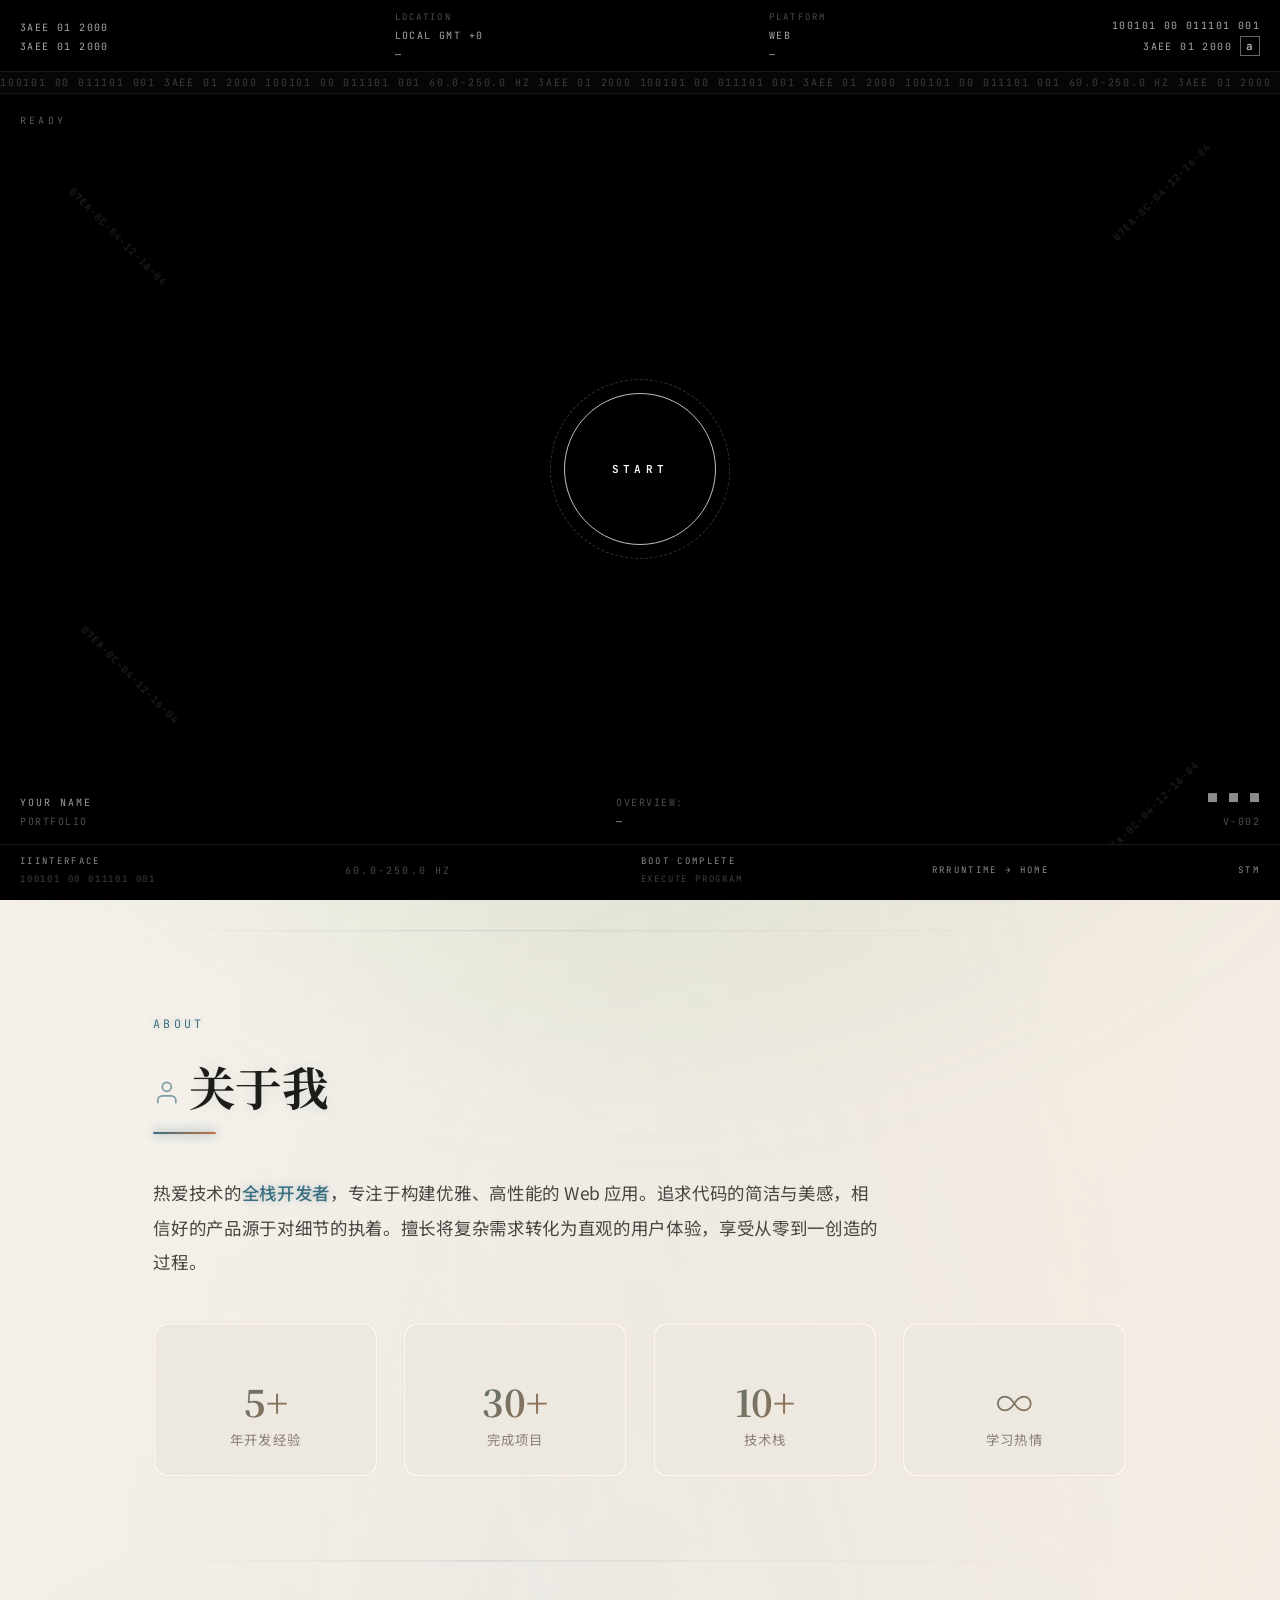
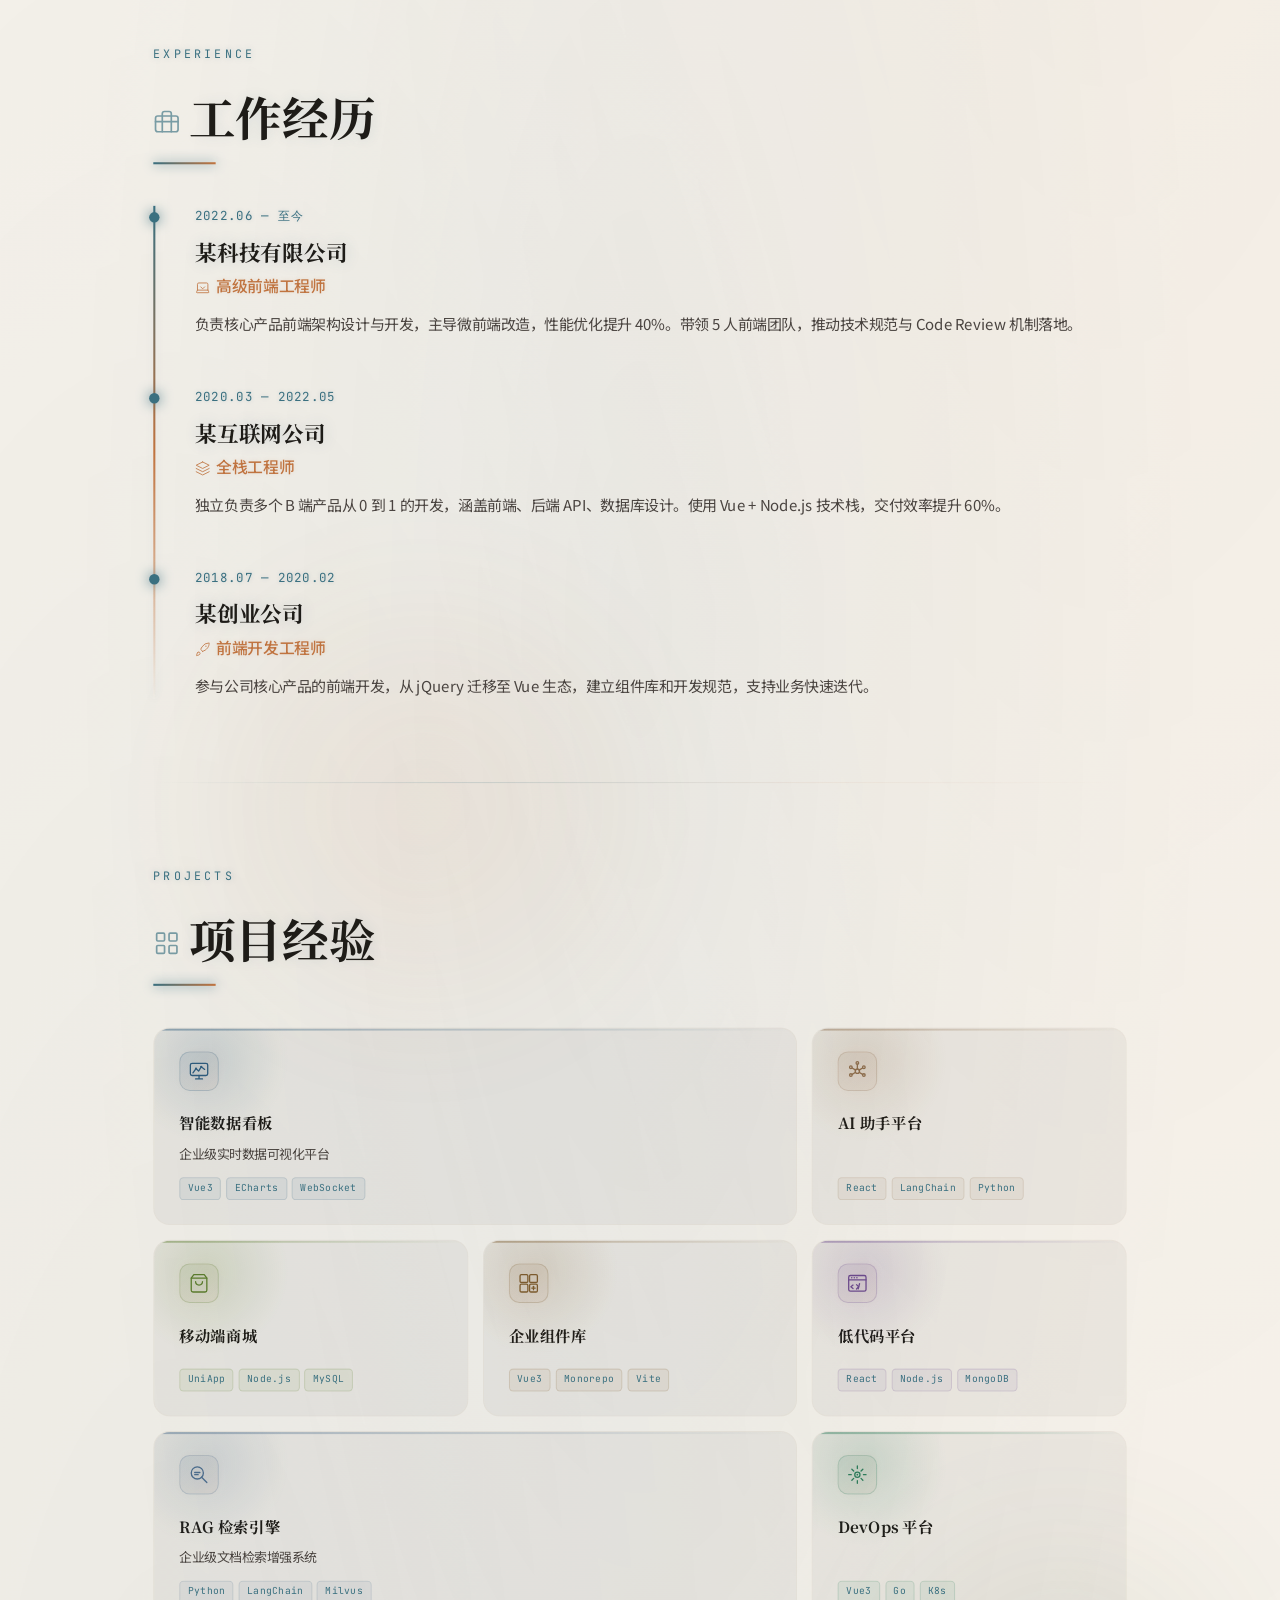
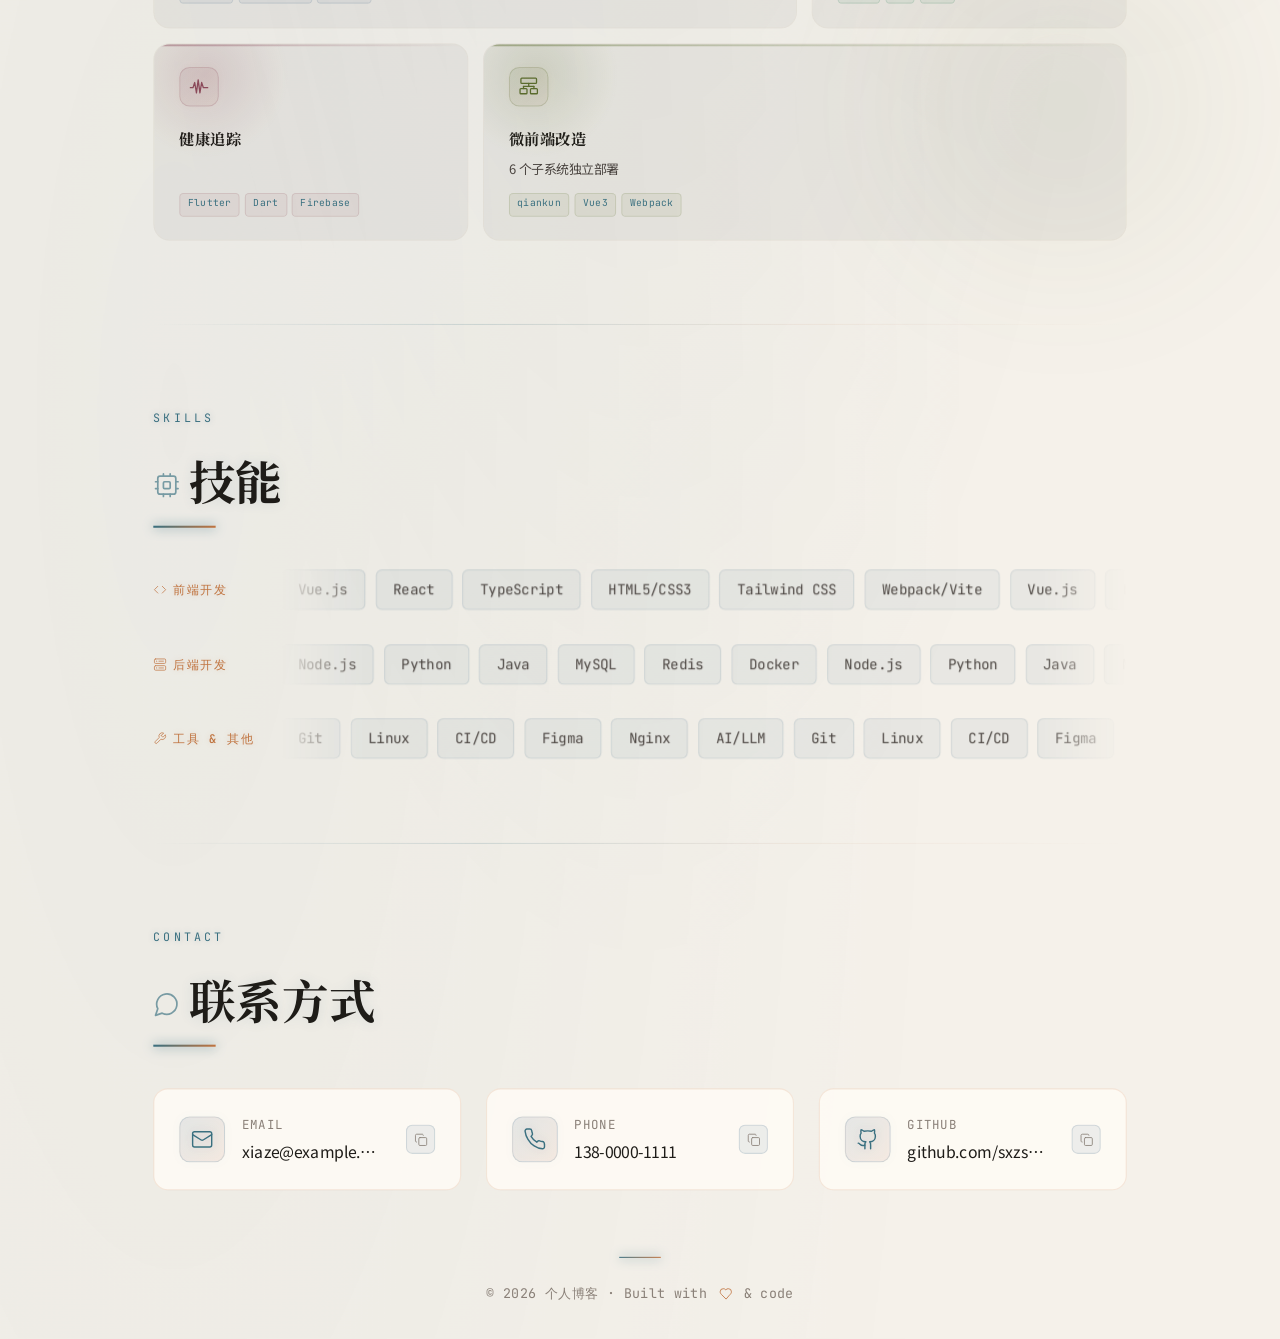
<file: guding/index.html>
<!DOCTYPE html>
<html lang="zh-CN">
  <head>
    <meta charset="UTF-8" />
    <meta name="viewport" content="width=device-width, initial-scale=1.0" />
    <link rel="icon" type="image/svg+xml" href="./logo.svg" />
    <meta name="description" content="个人博客 - 个人简历 | 全栈工程师" />
    <meta property="og:title" content="个人博客 - 个人简历" />
    <meta property="og:description" content="全栈工程师，专注构建优雅高性能的Web应用" />
    <meta property="og:type" content="website" />
    <meta property="og:url" content="https://sxzseal.github.io/resume/" />
    <title>个人博客</title>
    <link rel="preconnect" href="https://fonts.googleapis.com" />
    <link rel="preconnect" href="https://fonts.gstatic.com" crossorigin />
    <link href="https://fonts.googleapis.com/css2?family=Noto+Serif+SC:wght@400;500;700;900&family=Noto+Sans+SC:wght@300;400;500;700&family=JetBrains+Mono:wght@400;500&family=Space+Grotesk:wght@300;400;500;700&display=swap" rel="stylesheet" />
    <script type="module" crossorigin src="./assets/resume-CGK6DavC.js"></script>
    <link rel="stylesheet" crossorigin href="./assets/resume-CrqxlAqz.css">
  <script>window.RESUME = {
  "hero": {
    "label": "// RESUME / CURRICULUM VITAE",
    "name": "固定主题版本",
    "titles": [
      "全栈工程师",
      "前端架构师",
      "技术探索者",
      "终身学习者"
    ],
    "cta": [
      {
        "label": "Explore",
        "href": "#about",
        "primary": true
      },
      {
        "label": "Contact",
        "href": "#contact"
      }
    ]
  },
  "about": {
    "text": "热爱技术的<strong>全栈开发者</strong>，专注于构建优雅、高性能的 Web 应用。追求代码的简洁与美感，相信好的产品源于对细节的执着。擅长将复杂需求转化为直观的用户体验，享受从零到一创造的过程。",
    "stats": [
      {
        "count": 5,
        "label": "年开发经验",
        "icon": "clock"
      },
      {
        "count": 30,
        "label": "完成项目",
        "icon": "folder"
      },
      {
        "count": 10,
        "label": "技术栈",
        "icon": "cpu"
      },
      {
        "display": "∞",
        "label": "学习热情",
        "icon": "infinity"
      }
    ]
  },
  "skills": [
    {
      "title": "前端开发",
      "icon": "code",
      "items": [
        {
          "name": "Vue.js",
          "level": 85
        },
        {
          "name": "React",
          "level": 75
        },
        {
          "name": "TypeScript",
          "level": 80
        },
        {
          "name": "HTML5/CSS3",
          "level": 90
        },
        {
          "name": "Tailwind CSS",
          "level": 80
        },
        {
          "name": "Webpack/Vite",
          "level": 75
        }
      ]
    },
    {
      "title": "后端开发",
      "icon": "server",
      "items": [
        {
          "name": "Node.js",
          "level": 80
        },
        {
          "name": "Python",
          "level": 70
        },
        {
          "name": "Java",
          "level": 60
        },
        {
          "name": "MySQL",
          "level": 75
        },
        {
          "name": "Redis",
          "level": 65
        },
        {
          "name": "Docker",
          "level": 70
        }
      ]
    },
    {
      "title": "工具 & 其他",
      "icon": "wrench",
      "items": [
        {
          "name": "Git",
          "level": 85
        },
        {
          "name": "Linux",
          "level": 75
        },
        {
          "name": "CI/CD",
          "level": 70
        },
        {
          "name": "Figma",
          "level": 60
        },
        {
          "name": "Nginx",
          "level": 70
        },
        {
          "name": "AI/LLM",
          "level": 65
        }
      ]
    }
  ],
  "experience": [
    {
      "period": "2022.06 — 至今",
      "company": "某科技有限公司",
      "role": "高级前端工程师",
      "roleIcon": "laptop",
      "desc": "负责核心产品前端架构设计与开发，主导微前端改造，性能优化提升 40%。带领 5 人前端团队，推动技术规范与 Code Review 机制落地。"
    },
    {
      "period": "2020.03 — 2022.05",
      "company": "某互联网公司",
      "role": "全栈工程师",
      "roleIcon": "layers",
      "desc": "独立负责多个 B 端产品从 0 到 1 的开发，涵盖前端、后端 API、数据库设计。使用 Vue + Node.js 技术栈，交付效率提升 60%。"
    },
    {
      "period": "2018.07 — 2020.02",
      "company": "某创业公司",
      "role": "前端开发工程师",
      "roleIcon": "rocket",
      "desc": "参与公司核心产品的前端开发，从 jQuery 迁移至 Vue 生态，建立组件库和开发规范，支持业务快速迭代。"
    }
  ],
  "projects": [
    {
      "id": "dashboard",
      "icon": "dashboard",
      "name": "智能数据看板",
      "desc": "企业级实时数据可视化平台",
      "tech": [
        "Vue3",
        "ECharts",
        "WebSocket"
      ],
      "theme": "#2d5a7b",
      "wide": true,
      "details": {
        "bg": "项目内部数据分散在各系统，缺乏统一可视化入口。",
        "arch": "Vue3 + Composition API，ECharts 渲染引擎，WebSocket 实时推送，微前端集成旧系统模块。",
        "role": "前端架构设计与核心模块开发，性能优化（首屏 1.2s → 0.6s），拖拽布局引擎实现。",
        "result": "日均 PV 10w+，决策效率提升 35%，获公司年度最佳技术项目奖。"
      }
    },
    {
      "id": "ai-assistant",
      "icon": "aiAssistant",
      "name": "AI 助手平台",
      "desc": "基于大语言模型的智能对话平台",
      "tech": [
        "React",
        "LangChain",
        "Python"
      ],
      "theme": "#8b6b4a",
      "details": {
        "bg": "内部知识分散，员工重复咨询常见问题，HR/IT 部门负担重。",
        "arch": "React + TypeScript 前端，LangChain 编排对话链路，FAISS 向量检索，FastAPI 后端服务。",
        "role": "全栈开发，对话流程设计，知识库 RAG 链路搭建，工作流可视化编辑器实现。",
        "result": "服务 200+ 内部员工，问题解决率 85%，HR 咨询量降低 40%。"
      }
    },
    {
      "id": "mall",
      "icon": "mall",
      "name": "移动端商城",
      "desc": "全栈开发的 B2C 商城",
      "tech": [
        "UniApp",
        "Node.js",
        "MySQL"
      ],
      "theme": "#5a7b2d",
      "details": {
        "bg": "公司线下销售占比过高，需开拓线上渠道，要求快速上线 MVP 版本。",
        "arch": "UniApp 跨端前端，Node.js + Koa 后端，MySQL 数据库，微信/支付宝支付接入。",
        "role": "独立全栈开发，从需求分析到上线部署，0→1 全程负责。",
        "result": "3 个月上线 MVP，日活 5000+，月 GMV 破百万，获公司季度创新奖。"
      }
    },
    {
      "id": "component-lib",
      "icon": "componentLib",
      "name": "企业组件库",
      "desc": "跨业务线统一 UI 组件库",
      "tech": [
        "Vue3",
        "Monorepo",
        "Vite"
      ],
      "theme": "#7b5a2d",
      "details": {
        "bg": "多条产品线 UI 风格不统一，重复造轮子严重，开发效率低。",
        "arch": "Monorepo + pnpm workspace，Vue3 组件开发，Vite 构建，Storybook 文档站。",
        "role": "架构设计与核心组件开发，构建优化，文档站搭建，推广到各业务线。",
        "result": "覆盖 8 条产品线，50+ 组件，开发效率提升 45%，UI 一致性评分从 60 → 92。"
      }
    },
    {
      "id": "lowcode",
      "icon": "lowcode",
      "name": "低代码平台",
      "desc": "可视化拖拽搭建 H5 营销页",
      "tech": [
        "React",
        "Node.js",
        "MongoDB"
      ],
      "theme": "#6b4a8b",
      "details": {
        "bg": "营销活动频繁，每次都需前端开发配合，排期紧张，上线周期长。",
        "arch": "React + DnD Kit 拖拽引擎，Node.js + MongoDB 后端，SSR 渲染，CDN 一键发布。",
        "role": "拖拽引擎核心开发，组件生态设计，SSR 渲染方案，发布流程自动化。",
        "result": "运营自主上线率 80%，活动上线周期从 5 天缩短至 0.5 天，季度节省开发人力 200+ 人时。"
      }
    },
    {
      "id": "rag-engine",
      "icon": "ragEngine",
      "name": "RAG 检索引擎",
      "desc": "企业级文档检索增强系统",
      "tech": [
        "Python",
        "LangChain",
        "Milvus"
      ],
      "theme": "#4a6b8b",
      "wide": true,
      "details": {
        "bg": "企业文档量庞大，传统关键词搜索效果差，需要语义级智能检索。",
        "arch": "Python + LangChain，Milvus 向量数据库，BGE Embedding，多格式文档解析管线。",
        "role": "检索链路设计，文档解析与切分算法优化，混合检索策略（向量+关键词+重排）。",
        "result": "检索准确率 92%，响应时间 < 800ms，接入 3 个业务系统，日均查询 5000+。"
      }
    },
    {
      "id": "devops",
      "icon": "devops",
      "name": "DevOps 平台",
      "desc": "一站式研发效能平台",
      "tech": [
        "Vue3",
        "Go",
        "K8s"
      ],
      "theme": "#2d7b5a",
      "details": {
        "bg": "研发工具链分散，CI/CD 流程不统一，部署效率低，故障排查慢。",
        "arch": "Vue3 前端，Go 微服务后端，K8s 编排部署，GitLab/Jenkins API 集成。",
        "role": "前端开发 + CI/CD 流程编排，监控大盘，告警规则引擎实现。",
        "result": "团队交付效率提升 50%，部署频率从周级 → 日级，MTTR 从 2h 降至 30min。"
      }
    },
    {
      "id": "health-app",
      "icon": "healthApp",
      "name": "健康追踪",
      "desc": "跨端健康管理应用",
      "tech": [
        "Flutter",
        "Dart",
        "Firebase"
      ],
      "theme": "#8b4a5a",
      "details": {
        "bg": "个人健康管理需求日益增长，市场上缺乏简洁好用的全平台健康追踪工具。",
        "arch": "Flutter 跨端开发，Dart 语言，Firebase 后端服务，HealthKit/Google Fit 接入。",
        "role": "独立开发，从产品设计到上线全流程负责。",
        "result": "App Store 4.8 评分，月活 1.2w，被健康类自媒体推荐 3 次。"
      }
    },
    {
      "id": "micro-frontend",
      "icon": "microFrontend",
      "name": "微前端改造",
      "desc": "6 个子系统独立部署",
      "tech": [
        "qiankun",
        "Vue3",
        "Webpack"
      ],
      "theme": "#5a6b2d",
      "wide": true,
      "details": {
        "bg": "单体前端应用代码量 30w+，构建慢、发布耦合，一个模块出问题全站受影响。",
        "arch": "qiankun 微前端框架，Vue3 子应用，Webpack Module Federation 共享依赖。",
        "role": "微前端架构设计，子应用拆分策略，基座与子应用通信机制，灰度发布方案。",
        "result": "6 个子系统独立部署，构建时间降低 70%，发布故障率降低 90%。"
      }
    }
  ],
  "education": [
    {
      "school": "某大学",
      "major": "计算机科学与技术 · 本科",
      "year": "2014 — 2018"
    }
  ],
  "contact": [
    {
      "icon": "email",
      "label": "Email",
      "value": "xiaze@example.com",
      "copy": "xiaze@example.com"
    },
    {
      "icon": "phone",
      "label": "Phone",
      "value": "138-0000-1111",
      "copy": "138-0000-1111"
    },
    {
      "icon": "github",
      "label": "GitHub",
      "value": "github.com/sxzseal",
      "copy": "https://github.com/sxzseal"
    }
  ],
  "footer": "© 2026 个人博客 · Built with passion & code",
  "projectDetails": {
    "dashboard": {
      "bg": "项目内部数据分散在各系统，缺乏统一可视化入口。",
      "arch": "Vue3 + Composition API，ECharts 渲染引擎，WebSocket 实时推送，微前端集成旧系统模块。",
      "role": "前端架构设计与核心模块开发，性能优化（首屏 1.2s → 0.6s），拖拽布局引擎实现。",
      "result": "日均 PV 10w+，决策效率提升 35%，获公司年度最佳技术项目奖。"
    },
    "ai-assistant": {
      "bg": "内部知识分散，员工重复咨询常见问题，HR/IT 部门负担重。",
      "arch": "React + TypeScript 前端，LangChain 编排对话链路，FAISS 向量检索，FastAPI 后端服务。",
      "role": "全栈开发，对话流程设计，知识库 RAG 链路搭建，工作流可视化编辑器实现。",
      "result": "服务 200+ 内部员工，问题解决率 85%，HR 咨询量降低 40%。"
    },
    "mall": {
      "bg": "公司线下销售占比过高，需开拓线上渠道，要求快速上线 MVP 版本。",
      "arch": "UniApp 跨端前端，Node.js + Koa 后端，MySQL 数据库，微信/支付宝支付接入。",
      "role": "独立全栈开发，从需求分析到上线部署，0→1 全程负责。",
      "result": "3 个月上线 MVP，日活 5000+，月 GMV 破百万，获公司季度创新奖。"
    },
    "component-lib": {
      "bg": "多条产品线 UI 风格不统一，重复造轮子严重，开发效率低。",
      "arch": "Monorepo + pnpm workspace，Vue3 组件开发，Vite 构建，Storybook 文档站。",
      "role": "架构设计与核心组件开发，构建优化，文档站搭建，推广到各业务线。",
      "result": "覆盖 8 条产品线，50+ 组件，开发效率提升 45%，UI 一致性评分从 60 → 92。"
    },
    "lowcode": {
      "bg": "营销活动频繁，每次都需前端开发配合，排期紧张，上线周期长。",
      "arch": "React + DnD Kit 拖拽引擎，Node.js + MongoDB 后端，SSR 渲染，CDN 一键发布。",
      "role": "拖拽引擎核心开发，组件生态设计，SSR 渲染方案，发布流程自动化。",
      "result": "运营自主上线率 80%，活动上线周期从 5 天缩短至 0.5 天，季度节省开发人力 200+ 人时。"
    },
    "rag-engine": {
      "bg": "企业文档量庞大，传统关键词搜索效果差，需要语义级智能检索。",
      "arch": "Python + LangChain，Milvus 向量数据库，BGE Embedding，多格式文档解析管线。",
      "role": "检索链路设计，文档解析与切分算法优化，混合检索策略（向量+关键词+重排）。",
      "result": "检索准确率 92%，响应时间 < 800ms，接入 3 个业务系统，日均查询 5000+。"
    },
    "devops": {
      "bg": "研发工具链分散，CI/CD 流程不统一，部署效率低，故障排查慢。",
      "arch": "Vue3 前端，Go 微服务后端，K8s 编排部署，GitLab/Jenkins API 集成。",
      "role": "前端开发 + CI/CD 流程编排，监控大盘，告警规则引擎实现。",
      "result": "团队交付效率提升 50%，部署频率从周级 → 日级，MTTR 从 2h 降至 30min。"
    },
    "health-app": {
      "bg": "个人健康管理需求日益增长，市场上缺乏简洁好用的全平台健康追踪工具。",
      "arch": "Flutter 跨端开发，Dart 语言，Firebase 后端服务，HealthKit/Google Fit 接入。",
      "role": "独立开发，从产品设计到上线全流程负责。",
      "result": "App Store 4.8 评分，月活 1.2w，被健康类自媒体推荐 3 次。"
    },
    "micro-frontend": {
      "bg": "单体前端应用代码量 30w+，构建慢、发布耦合，一个模块出问题全站受影响。",
      "arch": "qiankun 微前端框架，Vue3 子应用，Webpack Module Federation 共享依赖。",
      "role": "微前端架构设计，子应用拆分策略，基座与子应用通信机制，灰度发布方案。",
      "result": "6 个子系统独立部署，构建时间降低 70%，发布故障率降低 90%。"
    }
  },
  "_template": "test",
  "_themeMode": "fixed",
  "_fixedTheme": "baici",
  "_displayName": "固定主题版本",
  "_description": "刚修改了一下",
  "_updatedAt": "2026-06-15T08:48:12.963Z"
};
</script>
</head>
  <body>
    <div id="root"></div>
  </body>
</html>
</file>
<file: assets/resume-CbeakqAZ.css>
@import "https://fonts.googleapis.com/css2?family=Space+Grotesk:wght@100..900&display=swap";@property --gradient-angle{syntax:"<angle>";inherits:false;initial-value:0deg}@property --aurora-hue1{syntax:"<number>";inherits:false;initial-value:280}@property --aurora-hue2{syntax:"<number>";inherits:false;initial-value:320}:root{--bg-deep:#1f2236;--bg-card:#22263ad1;--bg-card-solid:#2a2e4a;--accent-cyan:#4f7d8c;--accent-magenta:#c4a45c;--accent-violet:#7a9868;--text-primary:#ede7dc;--text-secondary:#b8aa98;--text-muted:#7d7268;--border:#4f7d8c38;--border-hover:#4f7d8c73;--glow-cyan:#4f7d8c2e;--glow-magenta:#c4a45c24;--gold:#c4a45c;--font-display:"Noto Serif SC","ZCOOL XiaoWei",serif;--font-body:"Noto Sans SC","Space Grotesk",sans-serif;--font-mono:"JetBrains Mono",monospace;--section-gap:5rem;--glass-bg:#22263aa6;--glass-border:#c4a45c2b;--glass-blur:16px;--aurora-color-1:#37606c;--aurora-color-2:#ae8c3d;--aurora-color-3:#5b784a}*,:before,:after{box-sizing:border-box;margin:0;padding:0}html{scroll-behavior:smooth;scrollbar-width:thin;scrollbar-color:var(--accent-cyan) var(--bg-deep)}::-webkit-scrollbar{width:6px}::-webkit-scrollbar-track{background:var(--bg-deep)}::-webkit-scrollbar-thumb{background:var(--accent-cyan);border-radius:3px}body{font-family:var(--font-body);background:var(--bg-deep);color:var(--text-primary);-webkit-font-smoothing:antialiased;line-height:1.7;overflow-x:hidden}body:before{content:"";pointer-events:none;z-index:9998;opacity:1;background-image:url("data:image/svg+xml,%3Csvg viewBox='0 0 512 512' xmlns='http://www.w3.org/2000/svg'%3E%3Cfilter id='n'%3E%3CfeTurbulence type='fractalNoise' baseFrequency='0.65' numOctaves='4' stitchTiles='stitch'/%3E%3CfeColorMatrix type='saturate' values='0'/%3E%3C/filter%3E%3Crect width='100%25' height='100%25' filter='url(%23n)' opacity='0.025'/%3E%3C/svg%3E");position:fixed;inset:0}.aurora{z-index:0;pointer-events:none;filter:blur(80px);opacity:.22;width:120%;height:60%;animation:15s ease-in-out infinite alternate auroraDrift;position:fixed;top:-30%;left:-10%}.aurora-band{border-radius:50%;width:100%;height:40%;position:absolute}.aurora-band:first-child{background:linear-gradient(90deg,transparent,var(--aurora-color-1),transparent);animation:8s ease-in-out infinite aw1;top:0}.aurora-band:nth-child(2){background:linear-gradient(90deg,transparent,var(--aurora-color-2),transparent);animation:10s ease-in-out infinite aw2;top:30%}.aurora-band:nth-child(3){background:linear-gradient(90deg,transparent,var(--aurora-color-3),transparent);animation:12s ease-in-out infinite aw3;top:50%}@keyframes auroraDrift{0%{transform:translate(-5%)rotate(-2deg)}to{transform:translate(5%)rotate(2deg)}}@keyframes aw1{0%,to{opacity:.6;transform:translate(-10%)scaleY(1)}50%{opacity:1;transform:translate(10%)scaleY(1.5)}}@keyframes aw2{0%,to{opacity:.5;transform:translate(5%)scaleY(1.2)}50%{opacity:.9;transform:translate(-8%)scaleY(.8)}}@keyframes aw3{0%,to{opacity:.4;transform:translate(-3%)scaleY(.8)}50%{opacity:.7;transform:translate(8%)scaleY(1.3)}}.gradient-mesh{z-index:0;pointer-events:none;background:radial-gradient(ellipse at 15% 80%,var(--glow-cyan) 0%,transparent 50%),radial-gradient(ellipse at 85% 20%,var(--glow-magenta) 0%,transparent 50%),radial-gradient(ellipse at 50% 50%,var(--glow-cyan) 0%,transparent 60%);animation:20s ease-in-out infinite alternate meshShift;position:fixed;inset:0}@keyframes meshShift{0%{--gradient-angle:0deg}50%{--gradient-angle:180deg}to{--gradient-angle:360deg}}#flow-canvas{z-index:0;pointer-events:none;opacity:.48;position:fixed;inset:0}.blob-container{z-index:0;pointer-events:none;position:fixed;inset:0;overflow:hidden}.blob{filter:blur(80px);opacity:.12;border-radius:50%;animation:25s ease-in-out infinite alternate blobMove;position:absolute}.blob:first-child{background:var(--accent-cyan);width:400px;height:400px;animation-duration:18s;top:10%;left:60%}.blob:nth-child(2){background:var(--accent-magenta);width:350px;height:350px;animation-duration:22s;animation-delay:-5s;top:50%;left:20%}.blob:nth-child(3){background:var(--accent-violet);width:300px;height:300px;animation-duration:25s;animation-delay:-10s;top:70%;left:70%}@keyframes blobMove{0%{transform:translate(0)scale(1)}33%{transform:translate(50px,-80px)scale(1.1)}66%{transform:translate(-30px,40px)scale(.9)}to{transform:translate(20px,-20px)scale(1.05)}}.content-wrapper{z-index:1;position:relative}.hero{flex-direction:column;justify-content:center;align-items:center;min-height:100vh;padding:2rem;display:flex;position:relative;overflow:hidden}.hero-content{text-align:center;z-index:2;max-width:800px;position:relative}.hero-label{font-family:var(--font-mono);letter-spacing:.4em;text-transform:uppercase;color:var(--accent-cyan);opacity:0;text-shadow:0 0 10px var(--accent-cyan),0 0 40px #2d5a7b4d;margin-bottom:2rem;font-size:.7rem;animation:.8s .3s forwards fadeUp}.hero-name{font-family:var(--font-display);color:#0000;background:linear-gradient(135deg,var(--accent-cyan),var(--accent-magenta),var(--accent-violet));opacity:0;filter:drop-shadow(0 0 30px #2d5a7b4d)drop-shadow(0 0 60px #c0785233);-webkit-background-clip:text;background-clip:text;margin-bottom:1.5rem;font-size:clamp(3rem,10vw,7rem);font-weight:900;line-height:1.1;animation:1.2s .5s forwards nameReveal}@keyframes nameReveal{0%{opacity:0;filter:blur(12px);transform:translateY(40px)scale(.9)}to{opacity:1;filter:blur();transform:translateY(0)scale(1)}}.hero-title{font-family:var(--font-body);color:var(--text-secondary);letter-spacing:.08em;opacity:0;margin-bottom:2.5rem;font-size:clamp(1rem,2.5vw,1.4rem);font-weight:300;animation:.8s .8s forwards fadeUp}.typed-text{border-right:2px solid var(--accent-cyan);text-shadow:0 0 8px #2d5a7b80;animation:1s step-end infinite cursorBlink}@keyframes cursorBlink{50%{border-color:#0000}}.hero-cta{opacity:0;justify-content:center;gap:1rem;animation:.8s 1s forwards fadeUp;display:flex}.btn-magnetic{font-family:var(--font-mono);letter-spacing:.15em;text-transform:uppercase;border:1px solid var(--accent-cyan);color:var(--accent-cyan);cursor:pointer;background:0 0;align-items:center;padding:.85rem 2.2rem;font-size:.8rem;text-decoration:none;transition:box-shadow .3s;display:inline-flex;position:relative;overflow:hidden}.btn-magnetic:before{content:"";background:linear-gradient(90deg,#0000,#2d5a7b26,#0000);width:100%;height:100%;transition:left .5s;position:absolute;top:0;left:-100%}.btn-magnetic:hover:before{left:100%}.btn-magnetic:hover{box-shadow:0 0 25px var(--glow-cyan),0 0 50px #2d5a7b1a,inset 0 0 25px #2d5a7b0d;background:#2d5a7b0d}.btn-magnetic.btn-primary{border-color:var(--accent-magenta);background:linear-gradient(135deg,#2d5a7b26,#c0785226)}.btn-magnetic.btn-primary:hover{box-shadow:0 0 30px var(--glow-cyan),0 0 60px var(--glow-magenta);background:linear-gradient(135deg,#2d5a7b40,#c0785240)}.hero-scroll{z-index:2;color:var(--text-muted);font-family:var(--font-mono);letter-spacing:.25em;text-transform:uppercase;cursor:pointer;opacity:0;flex-direction:column;align-items:center;gap:.5rem;font-size:.6rem;animation:.8s 1.2s forwards fadeUp;display:flex;position:absolute;bottom:3rem;left:50%;transform:translate(-50%)}.scroll-line{background:linear-gradient(to bottom,var(--accent-cyan),transparent);width:1px;height:40px;animation:2s ease-in-out infinite scrollPulse}@keyframes scrollPulse{0%,to{opacity:.3;transform:scaleY(.6)}50%{opacity:1;transform:scaleY(1)}}@keyframes fadeUp{to{opacity:1;transform:translateY(0)}}.section{opacity:0;max-width:1000px;margin:0 auto;padding:0 2rem;transition:opacity .8s,transform .8s;transform:translateY(40px)}.section.visible{opacity:1;transform:translateY(0)}.section-header{margin-bottom:3rem;position:relative}.section-number{font-family:var(--font-mono);letter-spacing:.25em;color:var(--accent-cyan);text-shadow:0 0 6px #2d5a7b40;margin-bottom:.75rem;font-size:.7rem;display:block}.section-title{font-family:var(--font-display);color:var(--text-primary);text-shadow:0 0 12px #2d5a7b1f;font-size:clamp(1.8rem,5vw,2.8rem);font-weight:700;display:inline-block;position:relative}.section-title:after{content:"";background:linear-gradient(to right,var(--accent-cyan),var(--accent-magenta));width:60px;height:2px;box-shadow:0 0 10px var(--accent-cyan);position:absolute;bottom:-8px;left:0}.section-divider{background:linear-gradient(to right,transparent,var(--border),#c0785214,transparent);width:100%;height:1px;margin:var(--section-gap) 0}.about-text{color:var(--text-secondary);max-width:700px;font-size:1.05rem;line-height:2}.about-text strong{color:var(--accent-cyan);text-shadow:0 0 8px #2d5a7b4d;font-weight:500}.about-stats{grid-template-columns:repeat(auto-fit,minmax(160px,1fr));gap:1.5rem;margin-top:2.5rem;display:grid}.stat-card{background:var(--glass-bg);-webkit-backdrop-filter:blur(var(--glass-blur));border:1px solid var(--glass-border);text-align:center;border-radius:14px;padding:1.5rem;transition:all .4s;position:relative;overflow:hidden}.stat-card:before{content:"";background:linear-gradient(135deg,var(--accent-cyan),var(--accent-magenta));-webkit-mask-composite:xor;opacity:0;border-radius:14px;padding:1px;transition:opacity .4s;position:absolute;inset:0;-webkit-mask-image:linear-gradient(#fff 0 0),linear-gradient(#fff 0 0);mask-image:linear-gradient(#fff 0 0),linear-gradient(#fff 0 0);-webkit-mask-position:0 0,0 0;mask-position:0 0,0 0;-webkit-mask-size:auto,auto;mask-size:auto,auto;-webkit-mask-repeat:repeat,repeat;mask-repeat:repeat,repeat;-webkit-mask-clip:content-box,border-box;mask-clip:content-box,border-box;-webkit-mask-origin:content-box,border-box;mask-origin:content-box,border-box;-webkit-mask-composite:xor;mask-composite:exclude;-webkit-mask-source-type:auto,auto;mask-mode:match-source,match-source}.stat-card:after{content:"";background:var(--bg-card-solid);z-index:0;border-radius:13px;position:absolute;inset:1px}.stat-card:hover:before{opacity:.5}.stat-card:hover{transform:translateY(-4px);box-shadow:0 8px 30px #2d5a7b1a,0 0 15px #c0785214}.stat-number,.stat-label{z-index:1;position:relative}.stat-number{font-family:var(--font-display);background:linear-gradient(135deg,var(--accent-cyan),var(--accent-magenta));color:#0000;-webkit-background-clip:text;background-clip:text;font-size:2.2rem;font-weight:700;line-height:1.2}.stat-label{color:var(--text-muted);letter-spacing:.05em;margin-top:.3rem;font-size:.8rem}.skills-grid{grid-template-columns:repeat(auto-fit,minmax(280px,1fr));gap:2rem;display:grid}.skill-category{background:var(--glass-bg);-webkit-backdrop-filter:blur(var(--glass-blur));border:1px solid var(--glass-border);border-radius:16px;padding:1.5rem;transition:all .3s}.skill-category:hover{box-shadow:0 0 30px var(--glow-cyan);border-color:#2d5a7b33}.skill-category h3{font-family:var(--font-mono);color:var(--accent-magenta);letter-spacing:.12em;text-transform:uppercase;text-shadow:0 0 6px #c0785233;margin-bottom:1.2rem;font-size:.8rem;font-weight:500}.skill-tags{flex-wrap:wrap;gap:.6rem;display:flex}.skill-tag{color:var(--text-secondary);font-size:.85rem;font-family:var(--font-mono);cursor:default;white-space:nowrap;background:#2d5a7b0f;border:1px solid #2d5a7b1f;border-radius:6px;padding:.45rem 1rem;font-weight:400;transition:color .2s,border-color .2s,background .2s}.skill-tag:hover{color:var(--accent-cyan);background:#2d5a7b14;border-color:#2d5a7b4d}.skills-marquee{flex-direction:column;gap:2rem;display:flex}.marquee-row{align-items:center;gap:1.5rem;display:flex}.marquee-label{font-family:var(--font-mono);color:var(--accent-magenta);letter-spacing:.12em;text-transform:uppercase;text-shadow:0 0 6px #c0785233;flex-shrink:0;align-items:center;gap:.35rem;width:98px;font-size:.72rem;font-weight:500;display:flex}.marquee-viewport{flex:1;overflow:hidden;-webkit-mask:linear-gradient(90deg,#0000,#000 10% 90%,#0000);mask:linear-gradient(90deg,#0000,#000 10% 90%,#0000)}.marquee-track{will-change:transform;width:max-content;display:flex}.marquee-group{flex-shrink:0;gap:.6rem;padding-right:.6rem;display:flex}@keyframes marqueeScroll{0%{transform:translate(0,0)}to{transform:translate3d(calc(-1 * var(--g-w)),0,0)}}@keyframes marqueeScrollRev{0%{transform:translate3d(calc(-1 * var(--g-w)),0,0)}to{transform:translate(0,0)}}.timeline{padding-left:2.5rem;position:relative}.timeline:before{content:"";background:linear-gradient(to bottom,var(--accent-cyan),var(--accent-magenta),transparent);width:2px;box-shadow:0 0 8px var(--glow-cyan);position:absolute;top:0;bottom:0;left:0}.timeline-item{opacity:0;margin-bottom:3rem;transition:all .6s;position:relative;transform:translate(-20px)}.timeline-item.visible{opacity:1;transform:translate(0)}.timeline-item:before{content:"";background:var(--accent-cyan);width:10px;height:10px;box-shadow:0 0 12px var(--accent-cyan),0 0 24px var(--glow-cyan);border-radius:50%;position:absolute;top:6px;left:-2.5rem;transform:translate(-4px)}.timeline-period{font-family:var(--font-mono);color:var(--accent-cyan);letter-spacing:.08em;text-shadow:0 0 4px #2d5a7b33;margin-bottom:.4rem;font-size:.75rem}.timeline-company{font-family:var(--font-display);color:var(--text-primary);text-shadow:0 0 15px #2d5a7b33;margin-bottom:.15rem;font-size:1.3rem;font-weight:700}.timeline-role{color:var(--accent-magenta);text-shadow:0 0 4px #c0785226;margin-bottom:.6rem;font-size:.95rem;font-weight:500}.timeline-desc{color:var(--text-secondary);font-size:.9rem;line-height:1.8}.project-card{-webkit-backdrop-filter:blur(var(--glass-blur));cursor:pointer;background:#f0ebe10a;border:1px solid #d4b8960f;border-radius:12px;padding:1.2rem;transition:all .4s cubic-bezier(.16,1,.3,1);position:relative;overflow:hidden}.project-card:before{content:"";background:linear-gradient(to right,var(--accent-cyan),var(--accent-magenta),var(--accent-violet));opacity:.4;width:100%;height:3px;transition:opacity .3s;position:absolute;top:0;left:0}.project-card:hover:before{opacity:1}.project-card:after{content:"";opacity:0;pointer-events:none;background:radial-gradient(circle,#2d5a7b1f 0%,#0000 70%);border-radius:50%;width:60px;height:60px;transition:all .5s;position:absolute;top:10px;left:10px}.project-card:hover:after{opacity:1;transform:scale(2.5)}.project-icon{background:#d4b89614;border:1px solid #d4b8961f;border-radius:8px;justify-content:center;align-items:center;width:36px;height:36px;margin-bottom:.6rem;font-size:1.2rem;display:inline-flex;box-shadow:0 0 8px #d4b89614}.project-name{font-family:var(--font-display);color:var(--text-primary);margin-bottom:.3rem;font-size:.95rem;font-weight:700}.project-desc{display:none}.project-tech{flex-wrap:wrap;gap:.3rem;display:flex}.project-tech span{font-family:var(--font-mono);color:var(--accent-violet);background:#b5a64214;border:1px solid #b5a6421a;border-radius:3px;padding:.15rem .45rem;font-size:.65rem}.project-detail-label{font-family:var(--font-mono);color:var(--accent-cyan);letter-spacing:.1em;text-transform:uppercase;margin-top:.6rem;margin-bottom:.3rem;font-size:.7rem}.project-detail-text{color:var(--text-secondary);font-size:.85rem;line-height:1.7}.bento-grid{grid-template-columns:repeat(3,1fr);gap:14px;margin:2rem 0;display:grid}.bento-card{-webkit-backdrop-filter:blur(14px);cursor:pointer;opacity:0;background:#ffffff0d;border:1px solid #d4b89612;border-radius:16px;flex-direction:column;gap:.5rem;min-height:170px;padding:1.4rem 1.5rem;transition:opacity .55s,transform .55s cubic-bezier(.16,1,.3,1),border-color .3s,box-shadow .3s;display:flex;position:relative;overflow:hidden;transform:translateY(24px)}.bento-card.visible{opacity:1;transform:translateY(0)}.bento-card.visible:hover{box-shadow:0 16px 48px #0000004d,0 0 28px rgba(var(--card-theme-rgb),.12);border-color:#d4b89638;transition-duration:.25s;transform:translateY(-4px)scale(1.016)}.bento-card:before{content:"";background:linear-gradient(to right,rgb(var(--card-theme-rgb)),transparent);opacity:.45;height:2px;transition:opacity .3s;position:absolute;top:0;left:0;right:0}.bento-card.visible:hover:before{opacity:1}.bento-card *{cursor:pointer}.bento-card__glow{background:radial-gradient(circle,rgba(var(--card-theme-rgb),.16) 0%,transparent 70%);pointer-events:none;border-radius:50%;width:160px;height:160px;transition:transform .35s,opacity .35s;position:absolute;top:-50px;left:-30px}.bento-card.visible:hover .bento-card__glow{opacity:1.3;transform:scale(1.5)}.bento-card--wide{grid-column:span 2;min-height:180px}.bento-card .project-icon{background:linear-gradient(135deg,rgba(var(--card-theme-rgb),.1),#c0785212);border:1px solid rgba(var(--card-theme-rgb),.2);border-radius:10px;flex-shrink:0;justify-content:center;align-items:center;width:38px;height:38px;font-size:1.1rem;display:flex}.bento-card .project-name{font-family:var(--font-display);color:var(--text-primary);margin:0;font-size:.92rem;font-weight:700}.bento-card .project-desc{color:var(--text-secondary);margin:0;font-size:.78rem;line-height:1.55;display:none}.bento-card--wide .project-desc{display:block}.bento-card .project-tech{flex-wrap:wrap;gap:.3rem;margin-top:auto;padding-top:.3rem;display:flex}.bento-card .project-tech span{font-family:var(--font-mono);background:rgba(var(--card-theme-rgb),.08);border:1px solid rgba(var(--card-theme-rgb),.15);color:var(--accent-cyan);border-radius:4px;padding:.15rem .45rem;font-size:.58rem}@media (width<=768px){.bento-grid{grid-template-columns:1fr 1fr}.bento-card--wide{grid-column:span 2}}@media (width<=480px){.bento-grid{grid-template-columns:1fr}.bento-card--wide{grid-column:span 1}}body.detail-mode{overflow:hidden}.detail-overlay{z-index:100;opacity:0;pointer-events:none;background:#00000061;transition:opacity .38s;position:fixed;inset:0}body.detail-mode .detail-overlay{opacity:1;pointer-events:auto}.detail-card-clone{z-index:101;background:var(--bg-card);-webkit-backdrop-filter:blur(32px)saturate(1.4);border-left:1px solid var(--glass-border);will-change:transform;pointer-events:none;flex-direction:column;width:min(760px,92vw);height:100vh;transition:transform .52s cubic-bezier(.16,1,.3,1);display:flex;position:fixed;top:0;right:0;transform:translate(100%)}body.detail-mode .detail-card-clone{pointer-events:auto;box-shadow:-1px 0 0 rgba(var(--drawer-theme-rgb,58,109,145),.22),-32px 0 80px #0006;transform:translate(0)}.detail-card-clone:before{content:"";background:linear-gradient(to bottom,transparent,rgba(var(--drawer-theme-rgb,58,109,145),.5) 25%,rgba(var(--drawer-theme-rgb,58,109,145),.5) 75%,transparent);opacity:0;pointer-events:none;z-index:2;width:1px;height:70%;transition:opacity .5s .28s;position:absolute;top:15%;left:0}body.detail-mode .detail-card-clone:before{opacity:1}.detail-close{z-index:10;background:var(--glass-bg);border:1px solid var(--glass-border);width:34px;height:34px;color:var(--text-muted);cursor:pointer;border-radius:7px;justify-content:center;align-items:center;font-size:.78rem;transition:color .18s,background .18s,border-color .18s;display:flex;position:absolute;top:1.3rem;right:1.3rem}.detail-close:hover{color:var(--text-primary);border-color:var(--border-hover);background:var(--bg-card)}.drawer-header{z-index:1;border-bottom:1px solid var(--glass-border);flex-shrink:0;padding:3rem 2.5rem 2rem;position:relative;overflow:hidden}.drawer-header:before{content:"";background:radial-gradient(ellipse 90% 130% at -5% -10%,rgba(var(--drawer-theme-rgb,58,109,145),.12) 0%,transparent 60%);pointer-events:none;position:absolute;inset:0}.drawer-header-content{z-index:1;position:relative}.drawer-header .project-name{font-family:var(--font-display);color:var(--text-primary);letter-spacing:-.015em;opacity:0;margin-bottom:.45rem;font-size:1.75rem;font-weight:700;animation:.42s cubic-bezier(.16,1,.3,1) .18s forwards drawerFadeUp;transform:translateY(12px)}.drawer-header .project-desc{color:var(--text-secondary);opacity:0;margin-bottom:1.1rem;font-size:.88rem;line-height:1.72;animation:.42s cubic-bezier(.16,1,.3,1) .25s forwards drawerFadeUp;display:block;transform:translateY(10px)}.drawer-header .project-tech{opacity:0;flex-wrap:wrap;gap:.38rem;animation:.42s cubic-bezier(.16,1,.3,1) .31s forwards drawerFadeUp;display:flex;transform:translateY(8px)}.drawer-header .project-tech span{font-family:var(--font-mono);background:rgba(var(--drawer-theme-rgb,58,109,145),.1);border:1px solid rgba(var(--drawer-theme-rgb,58,109,145),.22);color:rgb(var(--drawer-theme-rgb,58,109,145));letter-spacing:.03em;border-radius:4px;padding:.22rem .58rem;font-size:.66rem}@keyframes drawerFadeUp{to{opacity:1;transform:translateY(0)}}.drawer-body{scrollbar-width:thin;scrollbar-color:var(--glass-border) transparent;z-index:1;flex:1;min-height:0;padding:1.6rem 2.5rem 3rem;position:relative;overflow:hidden auto}.drawer-body::-webkit-scrollbar{width:3px}.drawer-body::-webkit-scrollbar-track{background:0 0}.drawer-body::-webkit-scrollbar-thumb{background:var(--glass-border);border-radius:2px}.detail-section{border-top:1px solid var(--glass-border);opacity:0;padding:1.5rem 0;animation:.4s cubic-bezier(.16,1,.3,1) forwards drawerFadeUp;transform:translateY(10px)}.detail-section:first-child{border-top:none;padding-top:0}.detail-section:first-child{animation-delay:.38s}.detail-section:nth-child(2){animation-delay:.46s}.detail-section:nth-child(3){animation-delay:.54s}.detail-section:nth-child(4){animation-delay:.62s}.detail-section-title{font-family:var(--font-mono);color:var(--text-muted);letter-spacing:.13em;text-transform:uppercase;align-items:center;gap:.55rem;margin-bottom:.6rem;font-size:.65rem;display:flex}.detail-section-title:before{content:"";background:rgb(var(--drawer-theme-rgb,58,109,145));opacity:.8;border-radius:50%;flex-shrink:0;width:4px;height:4px;display:inline-block}.detail-section-content{color:var(--text-secondary);font-size:.9rem;line-height:1.9}.detail-particles{z-index:99;pointer-events:none;position:fixed;inset:0}@media (width<=768px){.detail-card-clone{border-left:none;width:100vw}.drawer-header{padding:2.5rem 1.5rem 1.5rem}.drawer-body{padding:1.4rem 1.5rem 2.5rem}}.education-list{flex-direction:column;gap:1.5rem;display:flex}.edu-item{background:var(--glass-bg);-webkit-backdrop-filter:blur(var(--glass-blur));border:1px solid var(--glass-border);border-radius:14px;justify-content:space-between;align-items:center;padding:1.5rem 2rem;transition:all .3s;display:flex}.edu-item:hover{box-shadow:0 0 25px var(--glow-cyan);border-color:#2d5a7b33;transform:translate(8px)}.edu-school{font-family:var(--font-display);color:var(--text-primary);text-shadow:0 0 10px #2d5a7b33;font-size:1.1rem;font-weight:700}.edu-major{color:var(--accent-cyan);margin-top:.2rem;font-size:.9rem}.edu-year{font-family:var(--font-mono);color:var(--text-muted);font-size:.8rem}.contact-grid{grid-template-columns:repeat(auto-fit,minmax(220px,1fr));gap:1.5rem;display:grid}.contact-item{background:var(--glass-bg);-webkit-backdrop-filter:blur(var(--glass-blur));border:1px solid var(--glass-border);color:inherit;cursor:pointer;border-radius:14px;align-items:center;gap:1rem;padding:1.5rem;text-decoration:none;transition:all .3s;display:flex}.contact-icon{filter:drop-shadow(0 0 4px #2d5a7b33);background:linear-gradient(135deg,#2d5a7b1a,#c078521a);border:1px solid #2d5a7b26;border-radius:10px;flex-shrink:0;justify-content:center;align-items:center;width:44px;height:44px;font-size:1.2rem;display:flex}.contact-text{flex:1;min-width:0}.contact-label{color:var(--text-muted);letter-spacing:.08em;text-transform:uppercase;font-size:.75rem;font-family:var(--font-mono)}.contact-value{color:var(--text-primary);text-overflow:ellipsis;white-space:nowrap;margin-top:.15rem;font-size:.95rem;overflow:hidden}.copy-btn{cursor:pointer;width:28px;height:28px;color:var(--text-muted);background:#2d5a7b14;border:1px solid #2d5a7b26;border-radius:6px;flex-shrink:0;justify-content:center;align-items:center;margin-left:8px;transition:all .25s;display:inline-flex}.copy-btn:hover{color:var(--accent-cyan);border-color:var(--accent-cyan);background:#2d5a7b1f}.copy-btn.copied{color:#4ade80;background:#4ade8014;border-color:#4ade804d}.copy-icon,.check-icon{pointer-events:none;justify-content:center;align-items:center;display:flex}.copy-icon svg,.check-icon svg{width:13px;height:13px}.check-icon,.copy-btn.copied .copy-icon{display:none}.copy-btn.copied .check-icon{color:#4ade80;display:flex}.toast{background:var(--bg-card-solid);font-family:var(--font-mono);color:var(--accent-cyan);opacity:0;z-index:9999;pointer-events:none;border:1px solid #2d5a7b33;border-radius:10px;padding:.7rem 1.4rem;font-size:.8rem;transition:all .4s cubic-bezier(.16,1,.3,1);position:fixed;top:2rem;left:50%;transform:translate(-50%)translateY(-20px);box-shadow:0 8px 30px #0006,0 0 15px #2d5a7b1a}.toast.show{opacity:1;transform:translate(-50%)translateY(0)}.ripple{pointer-events:none;background:#2d5a7b40;border-radius:50%;animation:.6s ease-out forwards rippleAnim;position:absolute;transform:scale(0)}@keyframes rippleAnim{to{opacity:0;transform:scale(4)}}.stat-number[data-count]{transition:none}.footer{text-align:center;color:var(--text-muted);font-size:.8rem;font-family:var(--font-mono);padding:4rem 2rem 2rem}.footer-line{background:linear-gradient(to right,var(--accent-cyan),var(--accent-magenta));width:40px;height:1px;box-shadow:0 0 10px var(--accent-cyan);margin:0 auto 1.5rem}.footer-heart{vertical-align:middle;color:var(--accent-magenta);margin:0 .2rem;display:inline-flex;position:relative;top:-1px}.footer-heart svg{width:13px;height:13px}.section-title-icon{vertical-align:middle;width:26px;height:26px;color:var(--accent-cyan);opacity:.65;margin-right:.5rem;display:inline-flex;position:relative;top:-2px}.section-title-icon svg{width:26px;height:26px}.hero-label-icon{vertical-align:middle;opacity:.8;width:14px;height:14px;margin-right:.5rem;display:inline-flex;position:relative;top:-1px}.hero-label-icon svg{width:14px;height:14px}.bento-card .project-icon svg,.project-icon svg{width:20px;height:20px;color:rgb(var(--card-theme-rgb,58,109,145));display:block}.contact-icon svg{width:22px;height:22px;color:var(--accent-cyan)}.marquee-label-icon{opacity:.85;flex-shrink:0;width:13px;height:13px;display:inline-flex}.marquee-label-icon svg{width:13px;height:13px}.stat-icon{color:var(--accent-cyan);opacity:.7;justify-content:center;margin-bottom:.5rem;display:flex}.stat-icon svg{width:22px;height:22px}.role-icon{vertical-align:middle;width:15px;height:15px;color:var(--accent-magenta);opacity:.85;margin-right:.35rem;display:inline-flex;position:relative;top:-1px}.role-icon svg{width:15px;height:15px}.cursor-glow{background:radial-gradient(circle,var(--glow-cyan) 0%,transparent 70%);pointer-events:none;z-index:0;border-radius:50%;width:300px;height:300px;transition:opacity .3s;position:fixed;transform:translate(-50%,-50%)}@media (prefers-reduced-motion:reduce){*,:before,:after{transition-duration:.01ms!important;animation-duration:.01ms!important;animation-iteration-count:1!important}.hero-name,.hero-label,.hero-title,.hero-scroll,.hero-cta{opacity:1;filter:none;transform:none}.typed-text{border-right:none;animation:none}.section,.timeline-item{opacity:1;transform:none}.aurora,.blob,.starfield,.gradient-mesh{animation:none}#flow-canvas{display:none}.marquee-track{animation:none!important}}@media (width<=768px){:root{--section-gap:4rem}.section{padding:0 1.2rem}.about-stats{grid-template-columns:repeat(2,1fr)}.skills-grid{grid-template-columns:1fr}.marquee-card{flex:0 0 240px;min-width:240px}.marquee-label{width:60px;font-size:.6rem}.edu-item{flex-direction:column;align-items:flex-start;gap:.5rem}.contact-grid{grid-template-columns:1fr}.timeline{padding-left:2rem}.timeline-item:before{left:-2rem}#flow-canvas{opacity:.2}.aurora{opacity:.12}.blob{opacity:.08}.gradient-mesh{opacity:.6}}@media (width<=480px){.about-stats{grid-template-columns:1fr 1fr;gap:1rem}.stat-card{padding:1rem}.stat-number{font-size:1.8rem}.hero-cta{flex-direction:column;align-items:center}#three-container,#flow-canvas{display:none}}.parallax-layer,.parallax-shape,.parallax-glow{will-change:transform}.parallax-scene{pointer-events:none;z-index:1;perspective:1200px;perspective-origin:50%;position:absolute;inset:0;overflow:hidden}.parallax-layer{transform-style:preserve-3d;pointer-events:none;position:absolute;inset:0}.parallax-layer[data-depth="0.03"]{z-index:1}.parallax-layer[data-depth="0.06"]{z-index:2}.parallax-layer[data-depth="0.1"]{z-index:3}.parallax-layer[data-depth="0.15"]{z-index:4}.parallax-layer[data-depth="0.22"]{z-index:5}.parallax-shape{opacity:0;pointer-events:none;border-radius:50%;animation:1.5s ease-out forwards pxFadeIn;position:absolute}.parallax-shape:first-child{animation-delay:.1s}.parallax-shape:nth-child(2){animation-delay:.25s}.parallax-shape:nth-child(3){animation-delay:.4s}.parallax-shape:nth-child(4){animation-delay:.55s}.parallax-shape:nth-child(5){animation-delay:.7s}.parallax-shape:nth-child(6){animation-delay:.85s}.parallax-shape:nth-child(7){animation-delay:1s}.parallax-shape:nth-child(8){animation-delay:1.15s}@keyframes pxFadeIn{0%{opacity:0;transform:scale(.5)translateY(20px)}to{opacity:var(--shape-opacity,.4);transform:scale(1)translateY(0)}}.parallax-shape--ring{border:1.5px solid var(--shape-color,#3a6d914d);box-shadow:0 0 12px var(--shape-glow,#3a6d911a);background:0 0;border-radius:50%}.parallax-shape--ring-lg{border-width:1px}.parallax-shape--dot{background:var(--shape-color,#d4b89680);box-shadow:0 0 8px var(--shape-glow,#d4b8964d);border-radius:50%}.parallax-shape--orb{background:radial-gradient(circle at 30% 30%,var(--shape-color,#3a6d914d),transparent 70%);filter:blur(1px);border-radius:50%}.parallax-shape--line{background:linear-gradient(90deg,transparent,var(--shape-color,#c0785266),transparent);transform:rotate(var(--line-angle,-30deg));border-radius:0;width:var(--line-width,60px)!important;height:1.5px!important}.parallax-shape--cross{background:0 0;border-radius:0;position:relative;width:16px!important;height:16px!important}.parallax-shape--cross:before,.parallax-shape--cross:after{content:"";background:var(--shape-color,#d4b89666);position:absolute}.parallax-shape--cross:before{width:100%;height:1.5px;top:50%;left:0;transform:translateY(-50%)}.parallax-shape--cross:after{width:1.5px;height:100%;top:0;left:50%;transform:translate(-50%)}.parallax-shape--diamond{border:1px solid var(--shape-color,#b5a6424d);background:0 0;border-radius:2px;transform:rotate(45deg)}.parallax-shape--float{animation:1s ease-out forwards pxFadeIn,5s ease-in-out infinite pxFloat}.parallax-shape--float-slow{animation:1s ease-out forwards pxFadeIn,7s ease-in-out infinite pxFloat}.parallax-shape--float-fast{animation:1s ease-out forwards pxFadeIn,3s ease-in-out infinite pxFloat}@keyframes pxFloat{0%,to{transform:translateY(0)rotate(0)}25%{transform:translateY(-14px)rotate(2deg)}50%{transform:translateY(-6px)rotate(-1deg)}75%{transform:translateY(-18px)rotate(1deg)}}.parallax-shape--pulse{animation:1s ease-out forwards pxFadeIn,2.5s ease-in-out infinite pxPulse}@keyframes pxPulse{0%,to{opacity:var(--shape-opacity,.3);transform:scale(1)}50%{opacity:calc(var(--shape-opacity,.3)*1.8);transform:scale(1.15)}}.parallax-glow{background:radial-gradient(circle at center,var(--glow-cyan) 0%,var(--glow-magenta) 30%,transparent 65%);pointer-events:none;z-index:2;opacity:0;border-radius:50%;width:550px;height:550px;transition:opacity .6s;position:absolute;transform:translate(-50%,-50%)}.parallax-glow--active{opacity:1}.hero-content--parallax .hero-name{text-shadow:0 1px 2px #0000004d,0 4px 12px #3a6d911a}@media (width<=768px){.parallax-scene{display:none}.hero-content--parallax{transform:none!important}.parallax-glow{display:none}}@media (prefers-reduced-motion:reduce){.parallax-scene,.parallax-glow{display:none}.hero-content--parallax{transform:none!important}.parallax-shape{opacity:var(--shape-opacity,.3);animation:none}}#theme-toggle{z-index:9990;flex-direction:column;align-items:flex-end;gap:.5rem;display:flex;position:fixed;bottom:2rem;right:2rem}#theme-btn{background:var(--glass-bg);-webkit-backdrop-filter:blur(12px);border:1px solid var(--glass-border);width:40px;height:40px;color:var(--text-secondary);cursor:pointer;border-radius:50%;justify-content:center;align-items:center;transition:all .25s;display:flex;box-shadow:0 4px 16px #00000040}#theme-btn:hover{color:var(--gold);border-color:var(--gold);background:#d4b8961a;transform:rotate(30deg)}#theme-panel{background:var(--glass-bg);-webkit-backdrop-filter:blur(16px);border:1px solid var(--glass-border);opacity:0;pointer-events:none;border-radius:14px;min-width:140px;padding:1rem 1.2rem;transition:all .25s cubic-bezier(.16,1,.3,1);transform:translateY(8px)scale(.97);box-shadow:0 8px 32px #0000004d}#theme-panel.open{opacity:1;pointer-events:auto;transform:translateY(0)scale(1)}#theme-panel h4{font-family:var(--font-mono);color:var(--text-muted);letter-spacing:.15em;text-transform:uppercase;margin-bottom:.75rem;font-size:.65rem}.theme-group-label{font-family:var(--font-mono);color:var(--text-muted);letter-spacing:.18em;text-transform:uppercase;opacity:.7;padding:.3rem .5rem .2rem;font-size:.6rem}.theme-group-label--light{border-top:1px solid var(--glass-border);margin-top:.5rem;padding-top:.6rem}.theme-list{flex-direction:column;gap:.3rem;display:flex}.theme-item{cursor:pointer;border:1px solid #0000;border-radius:8px;align-items:center;gap:.6rem;padding:.4rem .5rem;transition:background .2s;display:flex}.theme-item:hover{background:#ffffff0a}.theme-item.active{border-color:var(--glass-border);background:#ffffff0f}.theme-swatches{flex-shrink:0;gap:3px;display:flex}.theme-swatch{border-radius:50%;width:10px;height:10px;box-shadow:inset 0 0 0 1px #0000001f}.theme-name{font-family:var(--font-mono);color:var(--text-secondary);font-size:.75rem}@media (width<=768px){#theme-toggle{bottom:1rem;right:1rem}}[data-theme-mode=light] .aurora{opacity:.14}[data-theme-mode=light] .blob{opacity:.07}[data-theme-mode=light] .gradient-mesh{opacity:.5}[data-theme-mode=light] .bento-card{background:#0000000a}[data-theme-mode=light] .project-card{background:#00000008}[data-theme-mode=light] .theme-item:hover{background:#0000000a}[data-theme-mode=light] .theme-item.active{background:#0000000f}[data-theme-mode=light] #theme-btn:hover{background:#00000012}[data-theme-mode=light] body.detail-mode .detail-card-clone{box-shadow:-1px 0 0 rgba(var(--drawer-theme-rgb,58,109,145),.15),-32px 0 80px #0000001f}.card-expander{flex-direction:column;padding:6px;display:flex;position:relative;overflow:hidden}.card-expander__cards{flex-direction:row;gap:12px;width:100%;display:flex}.card-expander__card{cursor:pointer;transform-origin:bottom;will-change:transform,opacity;flex:1 1 0;min-width:0;transition:opacity .35s,transform .4s cubic-bezier(.16,1,.3,1)}.card-expander--open .card-expander__card{opacity:0;pointer-events:none;transform:scale(.72)translateY(10px)}.card-expander__panel{background:rgba(var(--pe-rgb,58,109,145),.06);-webkit-backdrop-filter:blur(24px)saturate(1.4);border:1px solid rgba(var(--pe-rgb,212,184,150),.25);border-radius:inherit;will-change:transform;scrollbar-width:thin;scrollbar-color:rgba(var(--pe-rgb,212,184,150),.25) transparent;pointer-events:none;box-shadow:inset 0 0 80px rgba(var(--pe-rgb,58,109,145),.06),0 0 20px rgba(var(--pe-rgb,58,109,145),.08);transition:transform .48s cubic-bezier(.16,1,.3,1);position:absolute;inset:0;overflow-y:auto;transform:translate(100%)}.card-expander__panel:before{content:"";background:linear-gradient(to right,rgb(var(--pe-rgb,58,109,145)),transparent 80%);pointer-events:none;z-index:1;height:2px;position:absolute;top:0;left:0;right:0}.card-expander__panel:after{content:"";background:radial-gradient(circle,rgba(var(--pe-rgb,58,109,145),.1) 0%,transparent 60%);pointer-events:none;z-index:0;border-radius:50%;width:220px;height:220px;position:absolute;top:0;right:0}.card-expander--open .card-expander__panel{pointer-events:auto;transform:translate(0)}.pe-grid .card-expander__cards{flex-wrap:wrap}.pe-grid .card-expander__card{flex:280px}.pe-grid{border-radius:16px;min-height:240px}.pe-card{-webkit-backdrop-filter:blur(14px);border:1px solid rgba(var(--pe-rgb,212,184,150),.12);background:#ffffff0d;border-radius:14px;flex-direction:column;gap:.55rem;height:100%;min-height:220px;padding:1.4rem 1.5rem;transition:border-color .28s,box-shadow .28s,transform .28s cubic-bezier(.16,1,.3,1);display:flex;position:relative;overflow:hidden}.pe-card__glow{background:radial-gradient(circle,rgba(var(--pe-rgb,58,109,145),.15) 0%,transparent 70%);pointer-events:none;opacity:.6;border-radius:50%;width:140px;height:140px;transition:opacity .3s,transform .35s;position:absolute;top:-40px;left:-20px}.pe-card:hover{border-color:rgba(var(--pe-rgb,212,184,150),.25);transform:translateY(-3px);box-shadow:6px 10px 28px #0000001f}.pe-card:hover .pe-card__glow{opacity:1.2;transform:scale(1.5)}.pe-card:before{content:"";background:linear-gradient(to right,rgb(var(--pe-rgb,58,109,145)),transparent);opacity:.4;height:2px;transition:opacity .28s;position:absolute;top:0;left:0;right:0}.pe-card:hover:before{opacity:1}.pe-card__icon{background:linear-gradient(135deg,rgba(var(--pe-rgb,58,109,145),.1),#c0785212);border:1px solid rgba(var(--pe-rgb,58,109,145),.2);width:36px;height:36px;color:rgb(var(--pe-rgb,58,109,145));border-radius:9px;flex-shrink:0;justify-content:center;align-items:center;display:flex}.pe-card__icon svg{width:18px;height:18px}.pe-card__name{font-family:var(--font-display);color:var(--text-primary);font-size:.88rem;font-weight:700}.pe-card__desc{color:var(--text-secondary);font-size:.74rem;line-height:1.55}.pe-card__tech{flex-wrap:wrap;gap:.28rem;margin-top:auto;padding-top:.3rem;display:flex}.pe-card__tech span{font-family:var(--font-mono);background:rgba(var(--pe-rgb,58,109,145),.08);border:1px solid rgba(var(--pe-rgb,58,109,145),.16);color:var(--accent-cyan);border-radius:4px;padding:.12rem .42rem;font-size:.57rem}.pe-detail{flex-direction:column;height:100%;padding:2.2rem 2.2rem 2rem;display:flex;position:relative;overflow:hidden}.pe-detail__glow{background:radial-gradient(circle,rgba(var(--pe-rgb,58,109,145),.12) 0%,transparent 65%);pointer-events:none;z-index:0;border-radius:50%;width:260px;height:260px;position:absolute;top:-60px;left:-60px}.pe-detail__header{z-index:1;border-bottom:1px solid rgba(var(--pe-rgb,212,184,150),.15);flex-shrink:0;padding-bottom:1.4rem;padding-right:3rem;position:relative}.pe-detail__icon{background:linear-gradient(135deg,rgba(var(--pe-rgb,58,109,145),.12),#c0785212);border:1px solid rgba(var(--pe-rgb,58,109,145),.22);width:42px;height:42px;color:rgb(var(--pe-rgb,58,109,145));border-radius:10px;justify-content:center;align-items:center;margin-bottom:.9rem;display:flex}.pe-detail__icon svg{width:22px;height:22px}.pe-detail__name{font-family:var(--font-display);color:rgb(var(--pe-rgb,58,109,145));letter-spacing:-.012em;margin-bottom:.35rem;font-size:1.45rem;font-weight:700}.pe-detail__subdesc{color:var(--text-secondary);font-size:.84rem;line-height:1.65}.pe-detail__tech{flex-wrap:wrap;gap:.32rem;margin-top:.85rem;display:flex}.pe-detail__tech span{font-family:var(--font-mono);background:rgba(var(--pe-rgb,58,109,145),.1);border:1px solid rgba(var(--pe-rgb,58,109,145),.22);color:rgb(var(--pe-rgb,58,109,145));border-radius:4px;padding:.18rem .52rem;font-size:.63rem}.pe-detail__body{z-index:1;scrollbar-width:thin;scrollbar-color:rgba(var(--pe-rgb,212,184,150),.2) transparent;flex:1;padding-top:1.2rem;position:relative;overflow-y:auto}.pe-detail__body::-webkit-scrollbar{width:3px}.pe-detail__body::-webkit-scrollbar-thumb{background:rgba(var(--pe-rgb,212,184,150),.2);border-radius:2px}.pe-detail__section{border-bottom:1px solid rgba(var(--pe-rgb,212,184,150),.08);padding:1rem 0}.pe-detail__section:last-child{border-bottom:none}.pe-detail__section-title{font-family:var(--font-mono);color:rgba(var(--pe-rgb,58,109,145),.7);letter-spacing:.13em;text-transform:uppercase;align-items:center;gap:.5rem;margin-bottom:.55rem;font-size:.6rem;display:flex}.pe-detail__section-title:before{content:"";background:rgb(var(--pe-rgb,58,109,145));opacity:.85;border-radius:50%;flex-shrink:0;width:4px;height:4px;display:inline-block}.pe-detail__section-text{color:var(--text-secondary);font-size:.81rem;line-height:1.8}.card-expander__panel::-webkit-scrollbar{width:3px}.card-expander__panel::-webkit-scrollbar-track{background:0 0}.card-expander__panel::-webkit-scrollbar-thumb{background:rgba(var(--pe-rgb,212,184,150),.2);border-radius:2px}.card-expander__close{z-index:10;background:rgba(var(--pe-rgb,255,255,255),.06);border:1px solid rgba(var(--pe-rgb,212,184,150),.15);width:32px;height:32px;color:var(--text-muted);cursor:pointer;border-radius:7px;justify-content:center;align-items:center;font-size:.75rem;line-height:1;transition:color .18s,background .18s,border-color .18s;display:flex;position:absolute;top:1rem;right:1rem}.card-expander__close:hover{color:rgb(var(--pe-rgb,58,109,145));border-color:rgba(var(--pe-rgb,212,184,150),.35);background:rgba(var(--pe-rgb,255,255,255),.1)}.rb-scroll-reveal{margin:2rem 0;overflow:hidden}.rb-scroll-reveal-text{color:var(--text-primary);font-size:clamp(1.4rem,3.8vw,2.4rem);font-weight:600;line-height:1.7;font-family:var(--font-display)}.rb-word{display:inline-block}.rb-spotlight-card{border:1px solid var(--glass-border);background:var(--glass-bg);-webkit-backdrop-filter:blur(var(--glass-blur));--mouse-x:50%;--mouse-y:50%;--spotlight-color:#4f7d8c2e;border-radius:14px;padding:1.8rem;transition:border-color .3s,transform .3s;position:relative;overflow:hidden}.rb-spotlight-card:before{content:"";background:radial-gradient(circle at var(--mouse-x) var(--mouse-y),var(--spotlight-color),transparent 70%);opacity:0;pointer-events:none;transition:opacity .4s;position:absolute;inset:0}.rb-spotlight-card:hover:before{opacity:1}.rb-spotlight-card:hover{border-color:var(--border-hover);transform:translateY(-3px)}.philosophy-statement{font-size:clamp(1.4rem,3.8vw,2.4rem)!important;line-height:1.7!important;font-family:var(--font-display)!important;color:var(--text-primary)!important}.philosophy-subtitle{font-family:var(--font-mono);letter-spacing:.15em;color:var(--accent-magenta);text-shadow:0 0 8px var(--glow-magenta);margin-top:2rem;font-size:.8rem}.highlights-grid{grid-template-columns:repeat(auto-fill,minmax(200px,1fr));gap:1.2rem;display:grid}.highlight-card{flex-direction:column;gap:.6rem;display:flex}.highlight-icon{width:36px;height:36px;color:var(--accent-cyan);background:#4f7d8c14;border:1px solid #4f7d8c26;border-radius:9px;justify-content:center;align-items:center;font-size:0;display:flex}.highlight-icon svg{width:18px;height:18px}.highlight-title{font-family:var(--font-display);color:var(--text-primary);letter-spacing:-.01em;font-size:1rem;font-weight:700}.highlight-desc{color:var(--text-secondary);font-size:.84rem;line-height:1.65}@media (width<=600px){.highlights-grid{grid-template-columns:repeat(2,1fr);gap:.9rem}.highlight-card{padding:1.2rem}}.fm-menu-wrap{width:100%;overflow:hidden}.fm-menu{flex-direction:column;margin:0;padding:0;display:flex}.fm-menu__item{text-align:center;border-top:1px solid var(--border);flex:1;position:relative;overflow:hidden}.fm-menu__item:first-child{border-top:none}.fm-menu__item-label{cursor:pointer;text-transform:uppercase;white-space:nowrap;height:100%;color:var(--text-primary);letter-spacing:.08em;font-size:clamp(1.8rem,5vh,3.6rem);font-weight:700;font-family:var(--font-display);justify-content:center;align-items:center;text-decoration:none;transition:opacity .35s,letter-spacing .4s;display:flex;position:relative}.fm-marquee{pointer-events:none;width:100%;height:100%;position:absolute;top:0;left:0;overflow:hidden;transform:translateY(101%)}.fm-marquee__inner-wrap{width:100%;height:100%;overflow:hidden}.fm-marquee__inner{will-change:transform;align-items:center;width:fit-content;height:100%;display:flex;position:relative}.fm-marquee__part{flex-shrink:0;align-items:center;gap:2.5rem;display:flex}.fm-marquee__text{white-space:nowrap;text-transform:uppercase;color:var(--bg-deep);font-size:clamp(1.8rem,5vh,3.6rem);font-weight:800;line-height:1;font-family:var(--font-display);padding:0 .8vw}.fm-marquee__tag{white-space:nowrap;color:var(--bg-deep);opacity:.75;font-size:clamp(1rem,2.2vh,1.4rem);font-weight:500;font-family:var(--font-sans);background:#00000012;border:1.5px solid #0000002e;border-radius:999px;padding:.4em 1.1em}.fm-menu__item:hover .fm-menu__item-label{opacity:.12;letter-spacing:.12em}.fm-marquee{background:linear-gradient(135deg,var(--accent-cyan),var(--accent-magenta,var(--accent-cyan)))}.expertise-subtitle{font-family:var(--font-mono);color:var(--text-secondary);letter-spacing:.08em;text-transform:uppercase;margin-bottom:2rem;font-size:.85rem}.expertise-menu-container{height:clamp(420px,65vh,640px);position:relative;overflow:hidden}.expertise-menu-container:before{content:"";border-top:1px solid var(--border);border-bottom:1px solid var(--border);pointer-events:none;z-index:1;position:absolute;inset:0}.infinite-menu-container{width:100%;height:100%;position:relative}.infinite-menu-canvas{cursor:grab;outline:none;width:100%;height:100%;position:relative;overflow:hidden}.infinite-menu-canvas:active{cursor:grabbing}.infinite-menu-title{-webkit-user-select:none;user-select:none;color:var(--text-primary);font-size:clamp(1.5rem,3vw,3rem);font-weight:900;font-family:var(--font-display);pointer-events:none;text-shadow:0 2px 20px #00000080;position:absolute;top:50%;left:1.6em;transform:translate(20%,-50%)}.infinite-menu-title.active{opacity:1;transition:opacity .5s,transform .5s;transform:translate(20%,-50%)}.infinite-menu-title.inactive{opacity:0;transition:opacity .1s;transform:translate(30%,-50%)}.infinite-menu-desc{-webkit-user-select:none;user-select:none;max-width:14ch;color:var(--text-secondary);pointer-events:none;text-shadow:0 1px 10px #00000080;font-size:clamp(.85rem,1.2vw,1.2rem);line-height:1.6;position:absolute;top:50%;right:1%;transform:translate(-90%,-50%)}.infinite-menu-desc.active{opacity:1;transition:opacity .5s,transform .5s;transform:translate(-90%,-50%)}.infinite-menu-desc.inactive{opacity:0;transition:opacity .1s;transform:translate(-60%,-50%)}.infinite-menu-action{z-index:10;background:var(--accent-cyan);border:3px solid var(--bg-deep);cursor:pointer;border-radius:50%;place-items:center;width:52px;height:52px;transition:bottom .5s,opacity .5s,transform .5s;display:grid;position:absolute;left:50%}.infinite-menu-action.active{opacity:1;bottom:2.5em;transform:translate(-50%)scale(1)}.infinite-menu-action.inactive{opacity:0;bottom:-80px;transform:translate(-50%)scale(0)}.infinite-menu-action-icon{-webkit-user-select:none;user-select:none;color:var(--bg-deep);font-size:22px;font-weight:700}@media (width<=768px){.infinite-menu-title,.infinite-menu-desc{display:none}.infinite-menu-action{width:40px;height:40px}.infinite-menu-action-icon{font-size:18px}}.infinite-menu-fallback-grid{grid-template-columns:repeat(auto-fill,minmax(220px,1fr));align-content:start;gap:1rem;max-height:100%;padding:1rem;display:grid;overflow-y:auto}.infinite-menu-fallback-card{border:1px solid var(--border,#ffffff14);background:var(--bg-card,#1a1a2e);color:inherit;border-radius:10px;flex-direction:column;text-decoration:none;transition:transform .2s,box-shadow .2s;display:flex;overflow:hidden}.infinite-menu-fallback-card:hover{transform:translateY(-3px);box-shadow:0 6px 20px #00000059}.infinite-menu-fallback-img{aspect-ratio:1;background:var(--bg-muted,#111);overflow:hidden}.infinite-menu-fallback-img img{object-fit:cover;width:100%;height:100%;display:block}.infinite-menu-fallback-info{flex-direction:column;gap:.2rem;min-height:0;padding:.6rem .75rem;display:flex}.infinite-menu-fallback-title{text-overflow:ellipsis;white-space:nowrap;font-size:.85rem;font-weight:600;line-height:1.3;overflow:hidden}.infinite-menu-fallback-desc{color:var(--text-secondary,#999);text-overflow:ellipsis;white-space:nowrap;font-size:.75rem;line-height:1.3;overflow:hidden}.project-sphere-subtitle{font-family:var(--font-mono);color:var(--text-secondary);letter-spacing:.08em;text-transform:uppercase;margin-bottom:1.5rem;font-size:.85rem}.project-sphere-container{border:1px solid var(--border);background:var(--bg-card);border-radius:12px;height:clamp(400px,60vh,640px);position:relative;overflow:hidden}.text-pressure-content{border:1px solid var(--border);background:var(--bg-card);border-radius:12px;flex-direction:column;justify-content:center;align-items:center;height:clamp(320px,50vh,520px);display:flex;position:relative;overflow:hidden}.tp-container{cursor:default;-webkit-user-select:none;user-select:none;flex-wrap:nowrap;justify-content:center;align-items:center;width:100%;height:100%;padding:0 1rem;display:flex}.tp-char{color:var(--text-primary);will-change:font-size,font-variation-settings;line-height:1.1;transition:color .3s;display:inline-block}.tp-char:hover{color:var(--accent-cyan)}.text-pressure-subtitle{font-family:var(--font-mono);color:var(--text-muted);letter-spacing:.12em;text-transform:uppercase;opacity:.7;font-size:.8rem;position:absolute;bottom:1.5rem}.oss-subtitle{font-family:var(--font-mono);color:var(--text-secondary);letter-spacing:.08em;text-transform:uppercase;margin-bottom:2rem;font-size:.85rem}.oss-layout{grid-template-columns:60fr 40fr;align-items:start;gap:2rem;display:grid}.oss-detail{background:var(--bg-card);border:1px solid var(--border);border-radius:16px;transition:border-color .4s;position:sticky;top:6rem;overflow:hidden}.oss-detail:hover{border-color:color-mix(in srgb,var(--accent-cyan) 35%,transparent)}.oss-detail__inner{opacity:1;transition:opacity .2s,transform .2s;transform:translateY(0)}.oss-detail__inner--fading{opacity:0;transform:translateY(6px)}.oss-detail__image-wrap{aspect-ratio:2;background:var(--bg-deep);position:relative;overflow:hidden}.oss-detail__image{object-fit:cover;width:100%;height:100%;transition:transform .6s cubic-bezier(.16,1,.3,1);display:block}.oss-detail:hover .oss-detail__image{transform:scale(1.03)}.oss-detail__image-overlay{background:linear-gradient(to top,var(--bg-card) 0%,transparent 40%);pointer-events:none;position:absolute;inset:0}.oss-detail__info{flex-direction:column;gap:.7rem;padding:1.5rem 1.8rem 1.8rem;display:flex}.oss-detail__row{justify-content:space-between;align-items:center;gap:1rem;display:flex}.oss-detail__name{font-family:var(--font-mono);color:var(--accent-cyan);letter-spacing:-.015em;font-size:1.35rem;font-weight:700;line-height:1.2}.oss-detail__stars{font-family:var(--font-mono);color:var(--text-muted);background:color-mix(in srgb,var(--accent-magenta,#e06080) 8%,transparent);border:1px solid color-mix(in srgb,var(--accent-magenta,#e06080) 18%,transparent);border-radius:20px;flex-shrink:0;align-items:center;gap:.35rem;padding:.25rem .6rem;font-size:.8rem;display:flex}.oss-detail__stars svg{width:12px;height:12px;color:var(--accent-magenta,#e06080)}.oss-detail__desc{color:var(--text-secondary);font-size:.88rem;line-height:1.7}.oss-detail__tech{flex-wrap:wrap;gap:.3rem;display:flex}.oss-detail__tech span{font-family:var(--font-mono);background:color-mix(in srgb,var(--accent-cyan) 8%,transparent);border:1px solid color-mix(in srgb,var(--accent-cyan) 16%,transparent);color:var(--accent-cyan);letter-spacing:.02em;border-radius:4px;padding:.18rem .5rem;font-size:.63rem}.oss-detail__actions{gap:.7rem;margin-top:.3rem;display:flex}.oss-detail__btn{font-family:var(--font-mono);cursor:pointer;letter-spacing:.02em;border:1px solid #0000;border-radius:8px;align-items:center;gap:.45rem;padding:.5rem 1rem;font-size:.78rem;text-decoration:none;transition:all .22s;display:inline-flex}.oss-detail__btn--primary{background:var(--accent-cyan);color:var(--bg-deep);border-color:var(--accent-cyan);font-weight:600}.oss-detail__btn--primary:hover{filter:brightness(1.15);box-shadow:0 4px 16px color-mix(in srgb,var(--accent-cyan) 30%,transparent);transform:translateY(-1px)}.oss-detail__btn--ghost{color:var(--accent-cyan);border-color:color-mix(in srgb,var(--accent-cyan) 28%,transparent);background:0 0}.oss-detail__btn--ghost:hover{background:color-mix(in srgb,var(--accent-cyan) 8%,transparent);border-color:var(--accent-cyan)}.oss-detail__btn--ghost svg{width:14px;height:14px}.oss-detail__btn-arrow{transition:transform .2s}.oss-detail__btn:hover .oss-detail__btn-arrow{transform:translate(3px)}.oss-list{flex-direction:column;display:flex}.oss-list__label{font-family:var(--font-mono);color:var(--text-muted);letter-spacing:.15em;text-transform:uppercase;margin-bottom:1rem;padding-left:.2rem;font-size:.65rem}.oss-list__item{cursor:pointer;border:1px solid #0000;border-radius:10px;align-items:center;gap:.8rem;padding:.85rem 1rem;transition:all .25s;display:flex;position:relative}.oss-list__item:not(:last-child){margin-bottom:.25rem}.oss-list__item:before{content:"";background:var(--accent-cyan);border-radius:2px;width:3px;height:0;transition:height .25s cubic-bezier(.16,1,.3,1);position:absolute;top:50%;left:0;transform:translateY(-50%)}.oss-list__item:hover{background:color-mix(in srgb,var(--accent-cyan) 4%,transparent);border-color:color-mix(in srgb,var(--accent-cyan) 10%,transparent)}.oss-list__item:hover:before{height:60%}.oss-list__item--active{background:color-mix(in srgb,var(--accent-cyan) 7%,transparent);border-color:color-mix(in srgb,var(--accent-cyan) 18%,transparent)}.oss-list__item--active:before{background:var(--accent-cyan);height:70%}.oss-list__idx{font-family:var(--font-mono);color:var(--text-muted);letter-spacing:.04em;min-width:1.4rem;font-size:.68rem}.oss-list__item--active .oss-list__idx{color:var(--accent-cyan)}.oss-list__name{font-family:var(--font-mono);color:var(--text-primary);flex:1;font-size:.9rem;font-weight:600;transition:color .2s}.oss-list__item--active .oss-list__name,.oss-list__item:hover .oss-list__name{color:var(--accent-cyan)}.oss-list__arrow{color:var(--text-muted);opacity:0;font-size:.75rem;transition:all .2s;transform:translate(-4px)}.oss-list__item:hover .oss-list__arrow,.oss-list__item--active .oss-list__arrow{opacity:1;transform:translate(0)}.oss-modal-overlay{z-index:1000;-webkit-backdrop-filter:blur(8px);background:#0000008c;justify-content:center;align-items:center;padding:2rem;animation:.2s oss-fade-in;display:flex;position:fixed;inset:0}@keyframes oss-fade-in{0%{opacity:0}to{opacity:1}}.oss-modal{background:var(--bg-card);border:1px solid var(--border);border-radius:16px;flex-direction:column;width:min(680px,100%);max-height:85vh;animation:.35s cubic-bezier(.16,1,.3,1) forwards oss-modal-pop;display:flex;position:relative;overflow:hidden;box-shadow:0 32px 100px #00000073}@keyframes oss-modal-pop{0%{opacity:0;transform:scale(.94)translateY(12px)}to{opacity:1;transform:scale(1)translateY(0)}}.oss-modal__close{z-index:10;border:1px solid var(--border);width:32px;height:32px;color:var(--text-muted);cursor:pointer;background:#ffffff0f;border-radius:7px;justify-content:center;align-items:center;font-size:.8rem;line-height:1;transition:color .18s,border-color .18s,background .18s;display:flex;position:absolute;top:1rem;right:1rem}.oss-modal__close:hover{color:var(--accent-cyan);border-color:var(--accent-cyan);background:#ffffff1a}.oss-modal__header{border-bottom:1px solid var(--border);flex-shrink:0;padding:1.6rem 2rem 1.2rem}.oss-modal__title{font-family:var(--font-mono);color:var(--accent-cyan);margin-bottom:.6rem;font-size:1.2rem;font-weight:700}.oss-modal__tags{flex-wrap:wrap;align-items:center;gap:.35rem;display:flex}.oss-modal__tags span{font-family:var(--font-mono);background:color-mix(in srgb,var(--accent-cyan) 8%,transparent);border:1px solid color-mix(in srgb,var(--accent-cyan) 16%,transparent);color:var(--accent-cyan);border-radius:4px;padding:.15rem .42rem;font-size:.6rem}.oss-modal__stars{font-family:var(--font-mono);color:var(--text-muted);align-items:center;gap:.25rem;margin-left:.3rem;font-size:.7rem;display:inline-flex}.oss-modal__stars svg{width:11px;height:11px;color:var(--accent-magenta,#e06080)}.oss-modal__body{scrollbar-width:thin;scrollbar-color:var(--border) transparent;flex:1;padding:1.5rem 2rem 2rem;overflow-y:auto}.oss-modal__body::-webkit-scrollbar{width:3px}.oss-modal__body::-webkit-scrollbar-thumb{background:var(--border);border-radius:2px}.oss-readme{color:var(--text-primary);font-size:.88rem;line-height:1.75}.oss-readme h1{color:var(--text-primary);border-bottom:1px solid var(--border);font-size:1.35rem;font-weight:700;font-family:var(--font-display);margin:1.5rem 0 .8rem;padding-bottom:.5rem}.oss-readme h2{color:var(--text-primary);font-size:1.1rem;font-weight:700;font-family:var(--font-display);margin:1.6rem 0 .5rem}.oss-readme h3{color:var(--text-primary);font-size:.95rem;font-weight:600;font-family:var(--font-display);margin:1.2rem 0 .4rem}.oss-readme p{color:var(--text-secondary);margin:.6rem 0}.oss-readme blockquote{border-left:3px solid var(--accent-cyan);background:color-mix(in srgb,var(--accent-cyan) 4%,transparent);color:var(--text-secondary);border-radius:0 6px 6px 0;margin:.8rem 0;padding:.5rem 1rem;font-style:italic}.oss-readme ul,.oss-readme ol{color:var(--text-secondary);margin:.6rem 0;padding-left:1.5rem}.oss-readme li{margin:.3rem 0;line-height:1.65}.oss-readme code{font-family:var(--font-mono);background:color-mix(in srgb,var(--accent-cyan) 8%,transparent);border:1px solid color-mix(in srgb,var(--accent-cyan) 12%,transparent);color:var(--accent-cyan);border-radius:3px;padding:.13rem .38rem;font-size:.8rem}.oss-readme pre{border:1px solid var(--border);background:var(--bg-deep);border-radius:8px;margin:.8rem 0;overflow-x:auto}.oss-readme pre code{color:var(--text-primary);white-space:pre;background:0 0;border:none;padding:1rem 1.2rem;font-size:.78rem;line-height:1.7;display:block}.oss-readme a{color:var(--accent-cyan);text-underline-offset:2px;text-decoration:underline}.oss-readme a:hover{color:var(--accent-magenta,var(--accent-cyan))}.oss-readme hr{border:none;border-top:1px solid var(--border);margin:1.5rem 0}.oss-readme table{border-collapse:collapse;width:100%;margin:.8rem 0;font-size:.8rem}.oss-readme th,.oss-readme td{border:1px solid var(--border);text-align:left;padding:.45rem .7rem}.oss-readme th{background:color-mix(in srgb,var(--accent-cyan) 6%,transparent);color:var(--text-primary);font-weight:600}.oss-readme td{color:var(--text-secondary)}.oss-readme strong{color:var(--text-primary);font-weight:600}@media (width<=900px){.oss-layout{grid-template-columns:1fr;gap:1.5rem}.oss-detail{position:static}.oss-modal{max-height:90vh}.oss-modal-overlay{padding:1rem}}@media (width<=480px){.oss-detail__info{padding:1.2rem 1.3rem 1.4rem}.oss-detail__name{font-size:1.1rem}.oss-modal__header{padding:1.2rem 1.4rem 1rem}.oss-modal__body{padding:1.2rem 1.4rem 1.4rem}}.spiral-subtitle{font-family:var(--font-mono);letter-spacing:.18em;color:var(--muted,var(--text-secondary));text-transform:uppercase;margin:-.5rem 0 1.5rem;font-size:.78rem}.spiral-stage{border:1px solid var(--border);background:linear-gradient(180deg,color-mix(in srgb,var(--accent-cyan) 4%,transparent),transparent 60%),var(--bg-deep,#0a0d14);touch-action:none;border-radius:18px;width:100%;height:clamp(540px,80vh,820px);position:relative;overflow:hidden}.spiral-stage:before{content:"";pointer-events:none;background:radial-gradient(ellipse at 50% 38%,color-mix(in srgb,var(--accent-cyan) 14%,transparent),transparent 65%);mix-blend-mode:screen;z-index:1;position:absolute;inset:0}.spiral-stage:after{content:"";pointer-events:none;z-index:2;background:radial-gradient(at 50% 100%,#0000008c,#0000 55%);position:absolute;inset:0}.spiral-canvas{cursor:grab;z-index:1;width:100%;height:100%;display:block;position:relative}.spiral-canvas:active{cursor:grabbing}.spiral-caption{font-family:var(--font-mono);letter-spacing:.04em;color:var(--text-primary,var(--text));background:color-mix(in srgb,var(--bg-deep,#0a0d14) 70%,transparent);border:1px solid color-mix(in srgb,var(--accent-cyan) 35%,transparent);-webkit-backdrop-filter:blur(8px);opacity:0;pointer-events:none;transition:opacity .25s ease,transform .35s var(--ease-spring,cubic-bezier(.2,.9,.3,1.4));z-index:3;white-space:nowrap;text-overflow:ellipsis;border-radius:999px;max-width:80%;padding:.55rem 1.1rem;font-size:.82rem;position:absolute;bottom:2rem;left:50%;overflow:hidden;transform:translate(-50%)translateY(.6rem)}.spiral-caption.visible{opacity:1;transform:translate(-50%)translateY(0)}@media (width<=640px){.spiral-stage{border-radius:12px;height:clamp(420px,70vh,640px)}.spiral-caption{padding:.45rem .9rem;font-size:.72rem;bottom:1.2rem}}body.bl-active{overflow:hidden}.bl-overlay{z-index:99995;pointer-events:none;background:#000;position:fixed;inset:0}.bl-overlay.bl-scanning{animation:.72s cubic-bezier(.16,1,.3,1) forwards bl-clip-rtl}@keyframes bl-clip-rtl{0%{clip-path:inset(0 0% 0 0)}to{clip-path:inset(0 100% 0 0)}}.bl-beam{z-index:99996;pointer-events:none;position:fixed;inset:0;overflow:hidden}.bl-beam:before{content:"";will-change:transform;background:linear-gradient(90deg,#d2e6ff 0,#ffffffeb 3px,#fff9 20px,#ffffff38 70px,#ffffff12 130px,#0000 200px);width:200px;animation:.72s cubic-bezier(.16,1,.3,1) forwards bl-beam-sweep;position:absolute;top:0;bottom:0;left:0;-webkit-mask-image:repeating-linear-gradient(0deg,#000 0 2px,#000000d1 2px 4px);mask-image:repeating-linear-gradient(0deg,#000 0 2px,#000000d1 2px 4px)}.bl-beam:after{content:"";filter:blur(18px);will-change:transform;background:linear-gradient(90deg,#0000,#b4d2ff2e 80px,#b4d2ff1a 160px,#0000 260px);width:260px;animation:.72s cubic-bezier(.16,1,.3,1) forwards bl-beam-sweep;position:absolute;top:0;bottom:0;left:-60px}@keyframes bl-beam-sweep{0%{transform:translate(100vw)}to{transform:translate(0)}}.bl-frame{z-index:99997;color:#fff;pointer-events:none;flex-direction:column;font-family:JetBrains Mono,Courier New,monospace;display:flex;position:fixed;inset:0}.bl-top{pointer-events:all;flex-shrink:0}.bl-top-bar{background:#000;border-bottom:1px solid #ffffff1a;justify-content:space-between;align-items:center;gap:16px;padding:10px 20px 8px;display:flex}.bl-top-bar,.bl-ticker-wrap{opacity:0;animation:.4s .2s forwards bl-fadein}.bl-meta-col{flex-direction:column;gap:2px;display:flex}.bl-meta-col--r{align-items:flex-end}.bl-meta-lbl{letter-spacing:.24em;color:#ffffff4d;text-transform:uppercase;font-size:9px}.bl-meta-val{letter-spacing:.14em;color:#ffffffa6;font-size:10px}.bl-top-icon{color:#ffffffb3;border:1px solid #fff6;justify-content:center;align-items:center;width:20px;height:20px;font-size:11px;font-weight:700;display:inline-flex}.bl-ticker-wrap{background:#ffffff06;border-bottom:1px solid #ffffff0f;align-items:center;height:22px;animation-delay:.15s;display:flex;overflow:hidden}.bl-ticker{white-space:nowrap;letter-spacing:.18em;color:#ffffff38;font-size:10px;animation:22s linear infinite bl-scroll;display:flex}@keyframes bl-scroll{0%{transform:translate(0)}to{transform:translate(-50%)}}.bl-inner{flex:1;position:relative;overflow:hidden}.bl-ready{letter-spacing:.32em;color:#ffffff59;text-transform:uppercase;opacity:0;font-size:10px;animation:.3s .9s forwards bl-fadein;position:absolute;top:18px;left:20px}.bl-diag{letter-spacing:.1em;color:#ffffff26;white-space:nowrap;pointer-events:none;opacity:0;font-size:10px;animation:.5s 1.1s forwards bl-fadein;position:absolute}.bl-diag--tl{transform-origin:0 0;top:12%;left:6%;transform:rotate(45deg)}.bl-diag--tr{transform-origin:100% 0;top:6%;right:6%;transform:rotate(-45deg)}.bl-diag--bl{transform-origin:0 100%;bottom:28%;left:6%;transform:rotate(45deg)}.bl-diag--br{transform-origin:100% 100%;bottom:10%;right:6%;transform:rotate(-45deg)}.bl-authorized{letter-spacing:.38em;color:#ffffffb8;text-transform:uppercase;opacity:0;font-size:13px;animation:.4s 1.5s forwards bl-fadein,5s 2.8s infinite bl-flicker;position:absolute;top:50%;left:50%;transform:translate(-50%,-50%)}.bl-cursor{vertical-align:middle;background:#ffffffb3;width:7px;height:.9em;margin-left:4px;animation:1.1s step-end infinite bl-blink;display:inline-block}.bl-screen-footer{opacity:0;justify-content:space-between;align-items:flex-end;padding:14px 20px;animation:.4s 1.9s forwards bl-fadein;display:flex;position:absolute;bottom:0;left:0;right:0}.bl-footer-col{flex-direction:column;gap:2px;display:flex}.bl-footer-col--r{align-items:flex-end}.bl-footer-title{letter-spacing:.2em;color:#ffffff9e;text-transform:uppercase;font-size:10px}.bl-footer-sub{letter-spacing:.15em;color:#ffffff4d;text-transform:uppercase;font-size:10px}.bl-blocks{letter-spacing:.1em;color:#ffffff8c;font-size:15px;animation:1.4s ease-in-out infinite bl-blocks-pulse}.bl-bottom-bar{pointer-events:all;opacity:0;background:#000;border-top:1px solid #ffffff1a;flex-shrink:0;justify-content:space-between;align-items:center;padding:9px 20px 13px;animation:.4s 1.3s forwards bl-fadein;display:flex}.bl-bot-col{flex-direction:column;gap:2px;display:flex}.bl-bot-lbl{letter-spacing:.26em;color:#ffffff8c;text-transform:uppercase;font-size:9px}.bl-bot-sub{letter-spacing:.2em;color:#ffffff40;text-transform:uppercase;font-size:9px}.bl-hz{letter-spacing:.22em;color:#ffffff47;font-size:10px}.bl-exit-btn{cursor:pointer;background:0 0;border:none;flex-direction:column;gap:2px;padding:5px 8px;transition:opacity .15s;display:flex;position:relative}.bl-exit-btn:before{content:"";border:1px solid #0000;transition:border-color .2s;position:absolute;inset:0}.bl-exit-btn:hover:before{border-color:#ffffff4d}.bl-exit-lbl{letter-spacing:.26em;color:#ffffff9e;text-transform:uppercase;text-align:left;font-family:inherit;font-size:10px;transition:color .15s}.bl-exit-sub{letter-spacing:.18em;color:#ffffff3d;text-transform:uppercase;font-size:9px}.bl-exit-btn:hover .bl-exit-lbl{color:#ffffffe6}.bl-frame.bl-exiting .bl-top{animation:.4s cubic-bezier(.4,0,1,1) forwards bl-slide-up}.bl-frame.bl-exiting .bl-bottom-bar{animation:.4s cubic-bezier(.4,0,1,1) forwards bl-slide-down}.bl-frame.bl-exiting .bl-inner{animation:.2s forwards bl-fadeout}@keyframes bl-slide-up{to{opacity:0;transform:translateY(-110%)}}@keyframes bl-slide-down{to{opacity:0;transform:translateY(110%)}}@keyframes bl-fadeout{to{opacity:0}}@keyframes bl-fadein{0%{opacity:0}to{opacity:1}}@keyframes bl-blink{0%,to{opacity:1}50%{opacity:0}}@keyframes bl-flicker{0%,91%,to{opacity:.72}92%{opacity:.25}94%{opacity:.62}96%{opacity:.18}97%{opacity:.72}}@keyframes bl-blocks-pulse{0%,to{opacity:.55}50%{opacity:.2}}.bl-center{opacity:0;justify-content:center;align-items:center;width:180px;height:180px;animation:.5s .6s forwards bl-fadein;display:flex;position:absolute;top:50%;left:50%;transform:translate(-50%,-50%)}.bl-loading-ring{border:1px solid #ffffff1f;border-top-color:#fff9;border-radius:50%;width:60px;height:60px;animation:1s linear infinite bl-spin-loading}@keyframes bl-spin-loading{to{transform:rotate(360deg)}}.bl-start-btn{cursor:pointer;pointer-events:all;background:0 0;border:none;justify-content:center;align-items:center;width:180px;height:180px;padding:0;animation:.5s cubic-bezier(.16,1,.3,1) forwards bl-fadein;display:flex;position:relative}.bl-start-outer{border:1px dashed #fff3;border-radius:50%;animation:16s linear infinite bl-spin;position:absolute;inset:0}@keyframes bl-spin{to{transform:rotate(360deg)}}.bl-start-inner{clip-path:circle(0%);background:0 0;border:1px solid #ffffffbf;border-radius:50%;transition:border-color .25s,background .25s;animation:.7s cubic-bezier(.16,1,.3,1) .1s forwards bl-circle-in;position:absolute;inset:14px}@keyframes bl-circle-in{0%{clip-path:circle(0%)}to{clip-path:circle(51%)}}.bl-start-btn:hover .bl-start-inner{background:#ffffff0d;border-color:#fff6}.bl-start-label{letter-spacing:.38em;color:#fff;text-transform:uppercase;pointer-events:none;-webkit-user-select:none;user-select:none;z-index:1;font-family:JetBrains Mono,Courier New,monospace;font-size:11px;font-weight:600;transition:opacity .2s;position:relative}.bl-start-btn:hover .bl-start-label{opacity:.5}.page-boot-wait{transform-origin:50%;will-change:transform;transform:scale(1.04)}.page-boot-enter{transform-origin:50%;animation:.72s cubic-bezier(.16,1,.3,1) page-zoom-settle}@keyframes page-zoom-settle{0%{transform:scale(1.04)}to{transform:scale(1)}}
</file>
<file: 9999/assets/resume-CrqxlAqz.css>
@import "https://fonts.googleapis.com/css2?family=Space+Grotesk:wght@100..900&display=swap";@property --gradient-angle{syntax:"<angle>";inherits:false;initial-value:0deg}@property --aurora-hue1{syntax:"<number>";inherits:false;initial-value:280}@property --aurora-hue2{syntax:"<number>";inherits:false;initial-value:320}:root{--bg-deep:#1f2236;--bg-card:#22263ad1;--bg-card-solid:#2a2e4a;--accent-cyan:#4f7d8c;--accent-magenta:#c4a45c;--accent-violet:#7a9868;--text-primary:#ede7dc;--text-secondary:#b8aa98;--text-muted:#7d7268;--border:#4f7d8c38;--border-hover:#4f7d8c73;--glow-cyan:#4f7d8c2e;--glow-magenta:#c4a45c24;--gold:#c4a45c;--font-display:"Noto Serif SC","ZCOOL XiaoWei",serif;--font-body:"Noto Sans SC","Space Grotesk",sans-serif;--font-mono:"JetBrains Mono",monospace;--section-gap:5rem;--glass-bg:#22263aa6;--glass-border:#c4a45c2b;--glass-blur:16px;--aurora-color-1:#37606c;--aurora-color-2:#ae8c3d;--aurora-color-3:#5b784a}*,:before,:after{box-sizing:border-box;margin:0;padding:0}html{scroll-behavior:smooth;scrollbar-width:thin;scrollbar-color:var(--accent-cyan) var(--bg-deep)}::-webkit-scrollbar{width:6px}::-webkit-scrollbar-track{background:var(--bg-deep)}::-webkit-scrollbar-thumb{background:var(--accent-cyan);border-radius:3px}body{font-family:var(--font-body);background:var(--bg-deep);color:var(--text-primary);-webkit-font-smoothing:antialiased;line-height:1.7;overflow-x:hidden}body:before{content:"";pointer-events:none;z-index:9998;opacity:1;background-image:url("data:image/svg+xml,%3Csvg viewBox='0 0 512 512' xmlns='http://www.w3.org/2000/svg'%3E%3Cfilter id='n'%3E%3CfeTurbulence type='fractalNoise' baseFrequency='0.65' numOctaves='4' stitchTiles='stitch'/%3E%3CfeColorMatrix type='saturate' values='0'/%3E%3C/filter%3E%3Crect width='100%25' height='100%25' filter='url(%23n)' opacity='0.025'/%3E%3C/svg%3E");position:fixed;inset:0}.aurora{z-index:0;pointer-events:none;filter:blur(80px);opacity:.22;width:120%;height:60%;animation:15s ease-in-out infinite alternate auroraDrift;position:fixed;top:-30%;left:-10%}.aurora-band{border-radius:50%;width:100%;height:40%;position:absolute}.aurora-band:first-child{background:linear-gradient(90deg,transparent,var(--aurora-color-1),transparent);animation:8s ease-in-out infinite aw1;top:0}.aurora-band:nth-child(2){background:linear-gradient(90deg,transparent,var(--aurora-color-2),transparent);animation:10s ease-in-out infinite aw2;top:30%}.aurora-band:nth-child(3){background:linear-gradient(90deg,transparent,var(--aurora-color-3),transparent);animation:12s ease-in-out infinite aw3;top:50%}@keyframes auroraDrift{0%{transform:translate(-5%)rotate(-2deg)}to{transform:translate(5%)rotate(2deg)}}@keyframes aw1{0%,to{opacity:.6;transform:translate(-10%)scaleY(1)}50%{opacity:1;transform:translate(10%)scaleY(1.5)}}@keyframes aw2{0%,to{opacity:.5;transform:translate(5%)scaleY(1.2)}50%{opacity:.9;transform:translate(-8%)scaleY(.8)}}@keyframes aw3{0%,to{opacity:.4;transform:translate(-3%)scaleY(.8)}50%{opacity:.7;transform:translate(8%)scaleY(1.3)}}.gradient-mesh{z-index:0;pointer-events:none;background:radial-gradient(ellipse at 15% 80%,var(--glow-cyan) 0%,transparent 50%),radial-gradient(ellipse at 85% 20%,var(--glow-magenta) 0%,transparent 50%),radial-gradient(ellipse at 50% 50%,var(--glow-cyan) 0%,transparent 60%);animation:20s ease-in-out infinite alternate meshShift;position:fixed;inset:0}@keyframes meshShift{0%{--gradient-angle:0deg}50%{--gradient-angle:180deg}to{--gradient-angle:360deg}}#flow-canvas{z-index:0;pointer-events:none;opacity:.48;position:fixed;inset:0}.blob-container{z-index:0;pointer-events:none;position:fixed;inset:0;overflow:hidden}.blob{filter:blur(80px);opacity:.12;border-radius:50%;animation:25s ease-in-out infinite alternate blobMove;position:absolute}.blob:first-child{background:var(--accent-cyan);width:400px;height:400px;animation-duration:18s;top:10%;left:60%}.blob:nth-child(2){background:var(--accent-magenta);width:350px;height:350px;animation-duration:22s;animation-delay:-5s;top:50%;left:20%}.blob:nth-child(3){background:var(--accent-violet);width:300px;height:300px;animation-duration:25s;animation-delay:-10s;top:70%;left:70%}@keyframes blobMove{0%{transform:translate(0)scale(1)}33%{transform:translate(50px,-80px)scale(1.1)}66%{transform:translate(-30px,40px)scale(.9)}to{transform:translate(20px,-20px)scale(1.05)}}.content-wrapper{z-index:1;position:relative}.hero{flex-direction:column;justify-content:center;align-items:center;min-height:100vh;padding:2rem;display:flex;position:relative;overflow:hidden}.hero-content{text-align:center;z-index:2;max-width:800px;position:relative}.hero-label{font-family:var(--font-mono);letter-spacing:.4em;text-transform:uppercase;color:var(--accent-cyan);opacity:0;text-shadow:0 0 10px var(--accent-cyan),0 0 40px #2d5a7b4d;margin-bottom:2rem;font-size:.7rem;animation:.8s .3s forwards fadeUp}.hero-name{font-family:var(--font-display);color:#0000;background:linear-gradient(135deg,var(--accent-cyan),var(--accent-magenta),var(--accent-violet));opacity:0;filter:drop-shadow(0 0 30px #2d5a7b4d)drop-shadow(0 0 60px #c0785233);-webkit-background-clip:text;background-clip:text;margin-bottom:1.5rem;font-size:clamp(3rem,10vw,7rem);font-weight:900;line-height:1.1;animation:1.2s .5s forwards nameReveal}@keyframes nameReveal{0%{opacity:0;filter:blur(12px);transform:translateY(40px)scale(.9)}to{opacity:1;filter:blur();transform:translateY(0)scale(1)}}.hero-title{font-family:var(--font-body);color:var(--text-secondary);letter-spacing:.08em;opacity:0;margin-bottom:2.5rem;font-size:clamp(1rem,2.5vw,1.4rem);font-weight:300;animation:.8s .8s forwards fadeUp}.typed-text{border-right:2px solid var(--accent-cyan);text-shadow:0 0 8px #2d5a7b80;animation:1s step-end infinite cursorBlink}@keyframes cursorBlink{50%{border-color:#0000}}.hero-cta{opacity:0;justify-content:center;gap:1rem;animation:.8s 1s forwards fadeUp;display:flex}.btn-magnetic{font-family:var(--font-mono);letter-spacing:.15em;text-transform:uppercase;border:1px solid var(--accent-cyan);color:var(--accent-cyan);cursor:pointer;background:0 0;align-items:center;padding:.85rem 2.2rem;font-size:.8rem;text-decoration:none;transition:box-shadow .3s;display:inline-flex;position:relative;overflow:hidden}.btn-magnetic:before{content:"";background:linear-gradient(90deg,#0000,#2d5a7b26,#0000);width:100%;height:100%;transition:left .5s;position:absolute;top:0;left:-100%}.btn-magnetic:hover:before{left:100%}.btn-magnetic:hover{box-shadow:0 0 25px var(--glow-cyan),0 0 50px #2d5a7b1a,inset 0 0 25px #2d5a7b0d;background:#2d5a7b0d}.btn-magnetic.btn-primary{border-color:var(--accent-magenta);background:linear-gradient(135deg,#2d5a7b26,#c0785226)}.btn-magnetic.btn-primary:hover{box-shadow:0 0 30px var(--glow-cyan),0 0 60px var(--glow-magenta);background:linear-gradient(135deg,#2d5a7b40,#c0785240)}.hero-scroll{z-index:2;color:var(--text-muted);font-family:var(--font-mono);letter-spacing:.25em;text-transform:uppercase;cursor:pointer;opacity:0;flex-direction:column;align-items:center;gap:.5rem;font-size:.6rem;animation:.8s 1.2s forwards fadeUp;display:flex;position:absolute;bottom:3rem;left:50%;transform:translate(-50%)}.scroll-line{background:linear-gradient(to bottom,var(--accent-cyan),transparent);width:1px;height:40px;animation:2s ease-in-out infinite scrollPulse}@keyframes scrollPulse{0%,to{opacity:.3;transform:scaleY(.6)}50%{opacity:1;transform:scaleY(1)}}@keyframes fadeUp{to{opacity:1;transform:translateY(0)}}.section{opacity:0;max-width:1000px;margin:0 auto;padding:0 2rem;transition:opacity .8s,transform .8s;transform:translateY(40px)}.section.visible{opacity:1;transform:translateY(0)}.section-header{margin-bottom:3rem;position:relative}.section-number{font-family:var(--font-mono);letter-spacing:.25em;color:var(--accent-cyan);text-shadow:0 0 6px #2d5a7b40;margin-bottom:.75rem;font-size:.7rem;display:block}.section-title{font-family:var(--font-display);color:var(--text-primary);text-shadow:0 0 12px #2d5a7b1f;font-size:clamp(1.8rem,5vw,2.8rem);font-weight:700;display:inline-block;position:relative}.section-title:after{content:"";background:linear-gradient(to right,var(--accent-cyan),var(--accent-magenta));width:60px;height:2px;box-shadow:0 0 10px var(--accent-cyan);position:absolute;bottom:-8px;left:0}.section-divider{background:linear-gradient(to right,transparent,var(--border),#c0785214,transparent);width:100%;height:1px;margin:var(--section-gap) 0}.about-text{color:var(--text-secondary);max-width:700px;font-size:1.05rem;line-height:2}.about-text strong{color:var(--accent-cyan);text-shadow:0 0 8px #2d5a7b4d;font-weight:500}.about-stats{grid-template-columns:repeat(auto-fit,minmax(160px,1fr));gap:1.5rem;margin-top:2.5rem;display:grid}.stat-card{background:var(--glass-bg);-webkit-backdrop-filter:blur(var(--glass-blur));border:1px solid var(--glass-border);text-align:center;border-radius:14px;padding:1.5rem;transition:all .4s;position:relative;overflow:hidden}.stat-card:before{content:"";background:linear-gradient(135deg,var(--accent-cyan),var(--accent-magenta));-webkit-mask-composite:xor;opacity:0;border-radius:14px;padding:1px;transition:opacity .4s;position:absolute;inset:0;-webkit-mask-image:linear-gradient(#fff 0 0),linear-gradient(#fff 0 0);mask-image:linear-gradient(#fff 0 0),linear-gradient(#fff 0 0);-webkit-mask-position:0 0,0 0;mask-position:0 0,0 0;-webkit-mask-size:auto,auto;mask-size:auto,auto;-webkit-mask-repeat:repeat,repeat;mask-repeat:repeat,repeat;-webkit-mask-clip:content-box,border-box;mask-clip:content-box,border-box;-webkit-mask-origin:content-box,border-box;mask-origin:content-box,border-box;-webkit-mask-composite:xor;mask-composite:exclude;-webkit-mask-source-type:auto,auto;mask-mode:match-source,match-source}.stat-card:after{content:"";background:var(--bg-card-solid);z-index:0;border-radius:13px;position:absolute;inset:1px}.stat-card:hover:before{opacity:.5}.stat-card:hover{transform:translateY(-4px);box-shadow:0 8px 30px #2d5a7b1a,0 0 15px #c0785214}.stat-number,.stat-label{z-index:1;position:relative}.stat-number{font-family:var(--font-display);background:linear-gradient(135deg,var(--accent-cyan),var(--accent-magenta));color:#0000;-webkit-background-clip:text;background-clip:text;font-size:2.2rem;font-weight:700;line-height:1.2}.stat-label{color:var(--text-muted);letter-spacing:.05em;margin-top:.3rem;font-size:.8rem}.skills-grid{grid-template-columns:repeat(auto-fit,minmax(280px,1fr));gap:2rem;display:grid}.skill-category{background:var(--glass-bg);-webkit-backdrop-filter:blur(var(--glass-blur));border:1px solid var(--glass-border);border-radius:16px;padding:1.5rem;transition:all .3s}.skill-category:hover{box-shadow:0 0 30px var(--glow-cyan);border-color:#2d5a7b33}.skill-category h3{font-family:var(--font-mono);color:var(--accent-magenta);letter-spacing:.12em;text-transform:uppercase;text-shadow:0 0 6px #c0785233;margin-bottom:1.2rem;font-size:.8rem;font-weight:500}.skill-tags{flex-wrap:wrap;gap:.6rem;display:flex}.skill-tag{color:var(--text-secondary);font-size:.85rem;font-family:var(--font-mono);cursor:default;white-space:nowrap;background:#2d5a7b0f;border:1px solid #2d5a7b1f;border-radius:6px;padding:.45rem 1rem;font-weight:400;transition:color .2s,border-color .2s,background .2s}.skill-tag:hover{color:var(--accent-cyan);background:#2d5a7b14;border-color:#2d5a7b4d}.skills-marquee{flex-direction:column;gap:2rem;display:flex}.marquee-row{align-items:center;gap:1.5rem;display:flex}.marquee-label{font-family:var(--font-mono);color:var(--accent-magenta);letter-spacing:.12em;text-transform:uppercase;text-shadow:0 0 6px #c0785233;flex-shrink:0;align-items:center;gap:.35rem;width:98px;font-size:.72rem;font-weight:500;display:flex}.marquee-viewport{flex:1;overflow:hidden;-webkit-mask:linear-gradient(90deg,#0000,#000 10% 90%,#0000);mask:linear-gradient(90deg,#0000,#000 10% 90%,#0000)}.marquee-track{will-change:transform;width:max-content;display:flex}.marquee-group{flex-shrink:0;gap:.6rem;padding-right:.6rem;display:flex}@keyframes marqueeScroll{0%{transform:translate(0,0)}to{transform:translate3d(calc(-1 * var(--g-w)),0,0)}}@keyframes marqueeScrollRev{0%{transform:translate3d(calc(-1 * var(--g-w)),0,0)}to{transform:translate(0,0)}}.timeline{padding-left:2.5rem;position:relative}.timeline:before{content:"";background:linear-gradient(to bottom,var(--accent-cyan),var(--accent-magenta),transparent);width:2px;box-shadow:0 0 8px var(--glow-cyan);position:absolute;top:0;bottom:0;left:0}.timeline-item{opacity:0;margin-bottom:3rem;transition:all .6s;position:relative;transform:translate(-20px)}.timeline-item.visible{opacity:1;transform:translate(0)}.timeline-item:before{content:"";background:var(--accent-cyan);width:10px;height:10px;box-shadow:0 0 12px var(--accent-cyan),0 0 24px var(--glow-cyan);border-radius:50%;position:absolute;top:6px;left:-2.5rem;transform:translate(-4px)}.timeline-period{font-family:var(--font-mono);color:var(--accent-cyan);letter-spacing:.08em;text-shadow:0 0 4px #2d5a7b33;margin-bottom:.4rem;font-size:.75rem}.timeline-company{font-family:var(--font-display);color:var(--text-primary);text-shadow:0 0 15px #2d5a7b33;margin-bottom:.15rem;font-size:1.3rem;font-weight:700}.timeline-role{color:var(--accent-magenta);text-shadow:0 0 4px #c0785226;margin-bottom:.6rem;font-size:.95rem;font-weight:500}.timeline-desc{color:var(--text-secondary);font-size:.9rem;line-height:1.8}.project-card{-webkit-backdrop-filter:blur(var(--glass-blur));cursor:pointer;background:#f0ebe10a;border:1px solid #d4b8960f;border-radius:12px;padding:1.2rem;transition:all .4s cubic-bezier(.16,1,.3,1);position:relative;overflow:hidden}.project-card:before{content:"";background:linear-gradient(to right,var(--accent-cyan),var(--accent-magenta),var(--accent-violet));opacity:.4;width:100%;height:3px;transition:opacity .3s;position:absolute;top:0;left:0}.project-card:hover:before{opacity:1}.project-card:after{content:"";opacity:0;pointer-events:none;background:radial-gradient(circle,#2d5a7b1f 0%,#0000 70%);border-radius:50%;width:60px;height:60px;transition:all .5s;position:absolute;top:10px;left:10px}.project-card:hover:after{opacity:1;transform:scale(2.5)}.project-icon{background:#d4b89614;border:1px solid #d4b8961f;border-radius:8px;justify-content:center;align-items:center;width:36px;height:36px;margin-bottom:.6rem;font-size:1.2rem;display:inline-flex;box-shadow:0 0 8px #d4b89614}.project-name{font-family:var(--font-display);color:var(--text-primary);margin-bottom:.3rem;font-size:.95rem;font-weight:700}.project-desc{display:none}.project-tech{flex-wrap:wrap;gap:.3rem;display:flex}.project-tech span{font-family:var(--font-mono);color:var(--accent-violet);background:#b5a64214;border:1px solid #b5a6421a;border-radius:3px;padding:.15rem .45rem;font-size:.65rem}.project-detail-label{font-family:var(--font-mono);color:var(--accent-cyan);letter-spacing:.1em;text-transform:uppercase;margin-top:.6rem;margin-bottom:.3rem;font-size:.7rem}.project-detail-text{color:var(--text-secondary);font-size:.85rem;line-height:1.7}.bento-grid{grid-template-columns:repeat(3,1fr);gap:14px;margin:2rem 0;display:grid}.bento-card{-webkit-backdrop-filter:blur(14px);cursor:pointer;opacity:0;background:#ffffff0d;border:1px solid #d4b89612;border-radius:16px;flex-direction:column;gap:.5rem;min-height:170px;padding:1.4rem 1.5rem;transition:opacity .55s,transform .55s cubic-bezier(.16,1,.3,1),border-color .3s,box-shadow .3s;display:flex;position:relative;overflow:hidden;transform:translateY(24px)}.bento-card.visible{opacity:1;transform:translateY(0)}.bento-card.visible:hover{box-shadow:0 16px 48px #0000004d,0 0 28px rgba(var(--card-theme-rgb),.12);border-color:#d4b89638;transition-duration:.25s;transform:translateY(-4px)scale(1.016)}.bento-card:before{content:"";background:linear-gradient(to right,rgb(var(--card-theme-rgb)),transparent);opacity:.45;height:2px;transition:opacity .3s;position:absolute;top:0;left:0;right:0}.bento-card.visible:hover:before{opacity:1}.bento-card *{cursor:pointer}.bento-card__glow{background:radial-gradient(circle,rgba(var(--card-theme-rgb),.16) 0%,transparent 70%);pointer-events:none;border-radius:50%;width:160px;height:160px;transition:transform .35s,opacity .35s;position:absolute;top:-50px;left:-30px}.bento-card.visible:hover .bento-card__glow{opacity:1.3;transform:scale(1.5)}.bento-card--wide{grid-column:span 2;min-height:180px}.bento-card .project-icon{background:linear-gradient(135deg,rgba(var(--card-theme-rgb),.1),#c0785212);border:1px solid rgba(var(--card-theme-rgb),.2);border-radius:10px;flex-shrink:0;justify-content:center;align-items:center;width:38px;height:38px;font-size:1.1rem;display:flex}.bento-card .project-name{font-family:var(--font-display);color:var(--text-primary);margin:0;font-size:.92rem;font-weight:700}.bento-card .project-desc{color:var(--text-secondary);margin:0;font-size:.78rem;line-height:1.55;display:none}.bento-card--wide .project-desc{display:block}.bento-card .project-tech{flex-wrap:wrap;gap:.3rem;margin-top:auto;padding-top:.3rem;display:flex}.bento-card .project-tech span{font-family:var(--font-mono);background:rgba(var(--card-theme-rgb),.08);border:1px solid rgba(var(--card-theme-rgb),.15);color:var(--accent-cyan);border-radius:4px;padding:.15rem .45rem;font-size:.58rem}@media (width<=768px){.bento-grid{grid-template-columns:1fr 1fr}.bento-card--wide{grid-column:span 2}}@media (width<=480px){.bento-grid{grid-template-columns:1fr}.bento-card--wide{grid-column:span 1}}body.detail-mode{overflow:hidden}.detail-overlay{z-index:100;opacity:0;pointer-events:none;background:#00000061;transition:opacity .38s;position:fixed;inset:0}body.detail-mode .detail-overlay{opacity:1;pointer-events:auto}.detail-card-clone{z-index:101;background:var(--bg-card);-webkit-backdrop-filter:blur(32px)saturate(1.4);border-left:1px solid var(--glass-border);will-change:transform;pointer-events:none;flex-direction:column;width:min(760px,92vw);height:100vh;transition:transform .52s cubic-bezier(.16,1,.3,1);display:flex;position:fixed;top:0;right:0;transform:translate(100%)}body.detail-mode .detail-card-clone{pointer-events:auto;box-shadow:-1px 0 0 rgba(var(--drawer-theme-rgb,58,109,145),.22),-32px 0 80px #0006;transform:translate(0)}.detail-card-clone:before{content:"";background:linear-gradient(to bottom,transparent,rgba(var(--drawer-theme-rgb,58,109,145),.5) 25%,rgba(var(--drawer-theme-rgb,58,109,145),.5) 75%,transparent);opacity:0;pointer-events:none;z-index:2;width:1px;height:70%;transition:opacity .5s .28s;position:absolute;top:15%;left:0}body.detail-mode .detail-card-clone:before{opacity:1}.detail-close{z-index:10;background:var(--glass-bg);border:1px solid var(--glass-border);width:34px;height:34px;color:var(--text-muted);cursor:pointer;border-radius:7px;justify-content:center;align-items:center;font-size:.78rem;transition:color .18s,background .18s,border-color .18s;display:flex;position:absolute;top:1.3rem;right:1.3rem}.detail-close:hover{color:var(--text-primary);border-color:var(--border-hover);background:var(--bg-card)}.drawer-header{z-index:1;border-bottom:1px solid var(--glass-border);flex-shrink:0;padding:3rem 2.5rem 2rem;position:relative;overflow:hidden}.drawer-header:before{content:"";background:radial-gradient(ellipse 90% 130% at -5% -10%,rgba(var(--drawer-theme-rgb,58,109,145),.12) 0%,transparent 60%);pointer-events:none;position:absolute;inset:0}.drawer-header-content{z-index:1;position:relative}.drawer-header .project-name{font-family:var(--font-display);color:var(--text-primary);letter-spacing:-.015em;opacity:0;margin-bottom:.45rem;font-size:1.75rem;font-weight:700;animation:.42s cubic-bezier(.16,1,.3,1) .18s forwards drawerFadeUp;transform:translateY(12px)}.drawer-header .project-desc{color:var(--text-secondary);opacity:0;margin-bottom:1.1rem;font-size:.88rem;line-height:1.72;animation:.42s cubic-bezier(.16,1,.3,1) .25s forwards drawerFadeUp;display:block;transform:translateY(10px)}.drawer-header .project-tech{opacity:0;flex-wrap:wrap;gap:.38rem;animation:.42s cubic-bezier(.16,1,.3,1) .31s forwards drawerFadeUp;display:flex;transform:translateY(8px)}.drawer-header .project-tech span{font-family:var(--font-mono);background:rgba(var(--drawer-theme-rgb,58,109,145),.1);border:1px solid rgba(var(--drawer-theme-rgb,58,109,145),.22);color:rgb(var(--drawer-theme-rgb,58,109,145));letter-spacing:.03em;border-radius:4px;padding:.22rem .58rem;font-size:.66rem}@keyframes drawerFadeUp{to{opacity:1;transform:translateY(0)}}.drawer-body{scrollbar-width:thin;scrollbar-color:var(--glass-border) transparent;z-index:1;flex:1;min-height:0;padding:1.6rem 2.5rem 3rem;position:relative;overflow:hidden auto}.drawer-body::-webkit-scrollbar{width:3px}.drawer-body::-webkit-scrollbar-track{background:0 0}.drawer-body::-webkit-scrollbar-thumb{background:var(--glass-border);border-radius:2px}.detail-section{border-top:1px solid var(--glass-border);opacity:0;padding:1.5rem 0;animation:.4s cubic-bezier(.16,1,.3,1) forwards drawerFadeUp;transform:translateY(10px)}.detail-section:first-child{border-top:none;padding-top:0}.detail-section:first-child{animation-delay:.38s}.detail-section:nth-child(2){animation-delay:.46s}.detail-section:nth-child(3){animation-delay:.54s}.detail-section:nth-child(4){animation-delay:.62s}.detail-section-title{font-family:var(--font-mono);color:var(--text-muted);letter-spacing:.13em;text-transform:uppercase;align-items:center;gap:.55rem;margin-bottom:.6rem;font-size:.65rem;display:flex}.detail-section-title:before{content:"";background:rgb(var(--drawer-theme-rgb,58,109,145));opacity:.8;border-radius:50%;flex-shrink:0;width:4px;height:4px;display:inline-block}.detail-section-content{color:var(--text-secondary);font-size:.9rem;line-height:1.9}.detail-particles{z-index:99;pointer-events:none;position:fixed;inset:0}@media (width<=768px){.detail-card-clone{border-left:none;width:100vw}.drawer-header{padding:2.5rem 1.5rem 1.5rem}.drawer-body{padding:1.4rem 1.5rem 2.5rem}}.education-list{flex-direction:column;gap:1.5rem;display:flex}.edu-item{background:var(--glass-bg);-webkit-backdrop-filter:blur(var(--glass-blur));border:1px solid var(--glass-border);border-radius:14px;justify-content:space-between;align-items:center;padding:1.5rem 2rem;transition:all .3s;display:flex}.edu-item:hover{box-shadow:0 0 25px var(--glow-cyan);border-color:#2d5a7b33;transform:translate(8px)}.edu-school{font-family:var(--font-display);color:var(--text-primary);text-shadow:0 0 10px #2d5a7b33;font-size:1.1rem;font-weight:700}.edu-major{color:var(--accent-cyan);margin-top:.2rem;font-size:.9rem}.edu-year{font-family:var(--font-mono);color:var(--text-muted);font-size:.8rem}.contact-grid{grid-template-columns:repeat(auto-fit,minmax(220px,1fr));gap:1.5rem;display:grid}.contact-item{background:var(--glass-bg);-webkit-backdrop-filter:blur(var(--glass-blur));border:1px solid var(--glass-border);color:inherit;cursor:pointer;border-radius:14px;align-items:center;gap:1rem;padding:1.5rem;text-decoration:none;transition:all .3s;display:flex}.contact-icon{filter:drop-shadow(0 0 4px #2d5a7b33);background:linear-gradient(135deg,#2d5a7b1a,#c078521a);border:1px solid #2d5a7b26;border-radius:10px;flex-shrink:0;justify-content:center;align-items:center;width:44px;height:44px;font-size:1.2rem;display:flex}.contact-text{flex:1;min-width:0}.contact-label{color:var(--text-muted);letter-spacing:.08em;text-transform:uppercase;font-size:.75rem;font-family:var(--font-mono)}.contact-value{color:var(--text-primary);text-overflow:ellipsis;white-space:nowrap;margin-top:.15rem;font-size:.95rem;overflow:hidden}.copy-btn{cursor:pointer;width:28px;height:28px;color:var(--text-muted);background:#2d5a7b14;border:1px solid #2d5a7b26;border-radius:6px;flex-shrink:0;justify-content:center;align-items:center;margin-left:8px;transition:all .25s;display:inline-flex}.copy-btn:hover{color:var(--accent-cyan);border-color:var(--accent-cyan);background:#2d5a7b1f}.copy-btn.copied{color:#4ade80;background:#4ade8014;border-color:#4ade804d}.copy-icon,.check-icon{pointer-events:none;justify-content:center;align-items:center;display:flex}.copy-icon svg,.check-icon svg{width:13px;height:13px}.check-icon,.copy-btn.copied .copy-icon{display:none}.copy-btn.copied .check-icon{color:#4ade80;display:flex}.toast{background:var(--bg-card-solid);font-family:var(--font-mono);color:var(--accent-cyan);opacity:0;z-index:9999;pointer-events:none;border:1px solid #2d5a7b33;border-radius:10px;padding:.7rem 1.4rem;font-size:.8rem;transition:all .4s cubic-bezier(.16,1,.3,1);position:fixed;top:2rem;left:50%;transform:translate(-50%)translateY(-20px);box-shadow:0 8px 30px #0006,0 0 15px #2d5a7b1a}.toast.show{opacity:1;transform:translate(-50%)translateY(0)}.ripple{pointer-events:none;background:#2d5a7b40;border-radius:50%;animation:.6s ease-out forwards rippleAnim;position:absolute;transform:scale(0)}@keyframes rippleAnim{to{opacity:0;transform:scale(4)}}.stat-number[data-count]{transition:none}.footer{text-align:center;color:var(--text-muted);font-size:.8rem;font-family:var(--font-mono);padding:4rem 2rem 2rem}.footer-line{background:linear-gradient(to right,var(--accent-cyan),var(--accent-magenta));width:40px;height:1px;box-shadow:0 0 10px var(--accent-cyan);margin:0 auto 1.5rem}.footer-heart{vertical-align:middle;color:var(--accent-magenta);margin:0 .2rem;display:inline-flex;position:relative;top:-1px}.footer-heart svg{width:13px;height:13px}.section-title-icon{vertical-align:middle;width:26px;height:26px;color:var(--accent-cyan);opacity:.65;margin-right:.5rem;display:inline-flex;position:relative;top:-2px}.section-title-icon svg{width:26px;height:26px}.hero-label-icon{vertical-align:middle;opacity:.8;width:14px;height:14px;margin-right:.5rem;display:inline-flex;position:relative;top:-1px}.hero-label-icon svg{width:14px;height:14px}.bento-card .project-icon svg,.project-icon svg{width:20px;height:20px;color:rgb(var(--card-theme-rgb,58,109,145));display:block}.contact-icon svg{width:22px;height:22px;color:var(--accent-cyan)}.marquee-label-icon{opacity:.85;flex-shrink:0;width:13px;height:13px;display:inline-flex}.marquee-label-icon svg{width:13px;height:13px}.stat-icon{color:var(--accent-cyan);opacity:.7;justify-content:center;margin-bottom:.5rem;display:flex}.stat-icon svg{width:22px;height:22px}.role-icon{vertical-align:middle;width:15px;height:15px;color:var(--accent-magenta);opacity:.85;margin-right:.35rem;display:inline-flex;position:relative;top:-1px}.role-icon svg{width:15px;height:15px}.cursor-glow{background:radial-gradient(circle,var(--glow-cyan) 0%,transparent 70%);pointer-events:none;z-index:0;border-radius:50%;width:300px;height:300px;transition:opacity .3s;position:fixed;transform:translate(-50%,-50%)}@media (prefers-reduced-motion:reduce){*,:before,:after{transition-duration:.01ms!important;animation-duration:.01ms!important;animation-iteration-count:1!important}.hero-name,.hero-label,.hero-title,.hero-scroll,.hero-cta{opacity:1;filter:none;transform:none}.typed-text{border-right:none;animation:none}.section,.timeline-item{opacity:1;transform:none}.aurora,.blob,.starfield,.gradient-mesh{animation:none}#flow-canvas{display:none}.marquee-track{animation:none!important}}@media (width<=768px){:root{--section-gap:4rem}.section{padding:0 1.2rem}.about-stats{grid-template-columns:repeat(2,1fr)}.skills-grid{grid-template-columns:1fr}.marquee-card{flex:0 0 240px;min-width:240px}.marquee-label{width:60px;font-size:.6rem}.edu-item{flex-direction:column;align-items:flex-start;gap:.5rem}.contact-grid{grid-template-columns:1fr}.timeline{padding-left:2rem}.timeline-item:before{left:-2rem}#flow-canvas{opacity:.2}.aurora{opacity:.12}.blob{opacity:.08}.gradient-mesh{opacity:.6}}@media (width<=480px){.about-stats{grid-template-columns:1fr 1fr;gap:1rem}.stat-card{padding:1rem}.stat-number{font-size:1.8rem}.hero-cta{flex-direction:column;align-items:center}#three-container,#flow-canvas{display:none}}.parallax-layer,.parallax-shape,.parallax-glow{will-change:transform}.parallax-scene{pointer-events:none;z-index:1;perspective:1200px;perspective-origin:50%;position:absolute;inset:0;overflow:hidden}.parallax-layer{transform-style:preserve-3d;pointer-events:none;position:absolute;inset:0}.parallax-layer[data-depth="0.03"]{z-index:1}.parallax-layer[data-depth="0.06"]{z-index:2}.parallax-layer[data-depth="0.1"]{z-index:3}.parallax-layer[data-depth="0.15"]{z-index:4}.parallax-layer[data-depth="0.22"]{z-index:5}.parallax-shape{opacity:0;pointer-events:none;border-radius:50%;animation:1.5s ease-out forwards pxFadeIn;position:absolute}.parallax-shape:first-child{animation-delay:.1s}.parallax-shape:nth-child(2){animation-delay:.25s}.parallax-shape:nth-child(3){animation-delay:.4s}.parallax-shape:nth-child(4){animation-delay:.55s}.parallax-shape:nth-child(5){animation-delay:.7s}.parallax-shape:nth-child(6){animation-delay:.85s}.parallax-shape:nth-child(7){animation-delay:1s}.parallax-shape:nth-child(8){animation-delay:1.15s}@keyframes pxFadeIn{0%{opacity:0;transform:scale(.5)translateY(20px)}to{opacity:var(--shape-opacity,.4);transform:scale(1)translateY(0)}}.parallax-shape--ring{border:1.5px solid var(--shape-color,#3a6d914d);box-shadow:0 0 12px var(--shape-glow,#3a6d911a);background:0 0;border-radius:50%}.parallax-shape--ring-lg{border-width:1px}.parallax-shape--dot{background:var(--shape-color,#d4b89680);box-shadow:0 0 8px var(--shape-glow,#d4b8964d);border-radius:50%}.parallax-shape--orb{background:radial-gradient(circle at 30% 30%,var(--shape-color,#3a6d914d),transparent 70%);filter:blur(1px);border-radius:50%}.parallax-shape--line{background:linear-gradient(90deg,transparent,var(--shape-color,#c0785266),transparent);transform:rotate(var(--line-angle,-30deg));border-radius:0;width:var(--line-width,60px)!important;height:1.5px!important}.parallax-shape--cross{background:0 0;border-radius:0;position:relative;width:16px!important;height:16px!important}.parallax-shape--cross:before,.parallax-shape--cross:after{content:"";background:var(--shape-color,#d4b89666);position:absolute}.parallax-shape--cross:before{width:100%;height:1.5px;top:50%;left:0;transform:translateY(-50%)}.parallax-shape--cross:after{width:1.5px;height:100%;top:0;left:50%;transform:translate(-50%)}.parallax-shape--diamond{border:1px solid var(--shape-color,#b5a6424d);background:0 0;border-radius:2px;transform:rotate(45deg)}.parallax-shape--float{animation:1s ease-out forwards pxFadeIn,5s ease-in-out infinite pxFloat}.parallax-shape--float-slow{animation:1s ease-out forwards pxFadeIn,7s ease-in-out infinite pxFloat}.parallax-shape--float-fast{animation:1s ease-out forwards pxFadeIn,3s ease-in-out infinite pxFloat}@keyframes pxFloat{0%,to{transform:translateY(0)rotate(0)}25%{transform:translateY(-14px)rotate(2deg)}50%{transform:translateY(-6px)rotate(-1deg)}75%{transform:translateY(-18px)rotate(1deg)}}.parallax-shape--pulse{animation:1s ease-out forwards pxFadeIn,2.5s ease-in-out infinite pxPulse}@keyframes pxPulse{0%,to{opacity:var(--shape-opacity,.3);transform:scale(1)}50%{opacity:calc(var(--shape-opacity,.3)*1.8);transform:scale(1.15)}}.parallax-glow{background:radial-gradient(circle at center,var(--glow-cyan) 0%,var(--glow-magenta) 30%,transparent 65%);pointer-events:none;z-index:2;opacity:0;border-radius:50%;width:550px;height:550px;transition:opacity .6s;position:absolute;transform:translate(-50%,-50%)}.parallax-glow--active{opacity:1}.hero-content--parallax .hero-name{text-shadow:0 1px 2px #0000004d,0 4px 12px #3a6d911a}@media (width<=768px){.parallax-scene{display:none}.hero-content--parallax{transform:none!important}.parallax-glow{display:none}}@media (prefers-reduced-motion:reduce){.parallax-scene,.parallax-glow{display:none}.hero-content--parallax{transform:none!important}.parallax-shape{opacity:var(--shape-opacity,.3);animation:none}}#theme-toggle{z-index:9990;flex-direction:column;align-items:flex-end;gap:.5rem;display:flex;position:fixed;bottom:2rem;right:2rem}#theme-btn{background:var(--glass-bg);-webkit-backdrop-filter:blur(12px);border:1px solid var(--glass-border);width:40px;height:40px;color:var(--text-secondary);cursor:pointer;border-radius:50%;justify-content:center;align-items:center;transition:all .25s;display:flex;box-shadow:0 4px 16px #00000040}#theme-btn:hover{color:var(--gold);border-color:var(--gold);background:#d4b8961a;transform:rotate(30deg)}#theme-panel{background:var(--glass-bg);-webkit-backdrop-filter:blur(16px);border:1px solid var(--glass-border);opacity:0;pointer-events:none;border-radius:14px;min-width:140px;padding:1rem 1.2rem;transition:all .25s cubic-bezier(.16,1,.3,1);transform:translateY(8px)scale(.97);box-shadow:0 8px 32px #0000004d}#theme-panel.open{opacity:1;pointer-events:auto;transform:translateY(0)scale(1)}#theme-panel h4{font-family:var(--font-mono);color:var(--text-muted);letter-spacing:.15em;text-transform:uppercase;margin-bottom:.75rem;font-size:.65rem}.theme-group-label{font-family:var(--font-mono);color:var(--text-muted);letter-spacing:.18em;text-transform:uppercase;opacity:.7;padding:.3rem .5rem .2rem;font-size:.6rem}.theme-group-label--light{border-top:1px solid var(--glass-border);margin-top:.5rem;padding-top:.6rem}.theme-list{flex-direction:column;gap:.3rem;display:flex}.theme-item{cursor:pointer;border:1px solid #0000;border-radius:8px;align-items:center;gap:.6rem;padding:.4rem .5rem;transition:background .2s;display:flex}.theme-item:hover{background:#ffffff0a}.theme-item.active{border-color:var(--glass-border);background:#ffffff0f}.theme-swatches{flex-shrink:0;gap:3px;display:flex}.theme-swatch{border-radius:50%;width:10px;height:10px;box-shadow:inset 0 0 0 1px #0000001f}.theme-name{font-family:var(--font-mono);color:var(--text-secondary);font-size:.75rem}@media (width<=768px){#theme-toggle{bottom:1rem;right:1rem}}[data-theme-mode=light] .aurora{opacity:.14}[data-theme-mode=light] .blob{opacity:.07}[data-theme-mode=light] .gradient-mesh{opacity:.5}[data-theme-mode=light] .bento-card{background:#0000000a}[data-theme-mode=light] .project-card{background:#00000008}[data-theme-mode=light] .theme-item:hover{background:#0000000a}[data-theme-mode=light] .theme-item.active{background:#0000000f}[data-theme-mode=light] #theme-btn:hover{background:#00000012}[data-theme-mode=light] body.detail-mode .detail-card-clone{box-shadow:-1px 0 0 rgba(var(--drawer-theme-rgb,58,109,145),.15),-32px 0 80px #0000001f}.card-expander{flex-direction:column;display:flex;position:relative;overflow:hidden}.card-expander__cards{flex-direction:row;gap:12px;width:100%;display:flex}.card-expander__card{cursor:pointer;transform-origin:bottom;will-change:transform,opacity;flex:1 1 0;min-width:0;transition:opacity .35s,transform .4s cubic-bezier(.16,1,.3,1)}.card-expander--open .card-expander__card{opacity:0;pointer-events:none;transform:scale(.72)translateY(10px)}.card-expander__panel{background:var(--bg-card);-webkit-backdrop-filter:blur(24px)saturate(1.4);border:1px solid var(--glass-border);border-radius:inherit;will-change:transform;scrollbar-width:thin;scrollbar-color:var(--glass-border) transparent;pointer-events:none;transition:transform .48s cubic-bezier(.16,1,.3,1);position:absolute;inset:0;overflow-y:auto;transform:translate(100%)}.card-expander--open .card-expander__panel{pointer-events:auto;transform:translate(0)}.pe-grid .card-expander__cards{flex-wrap:wrap}.pe-grid .card-expander__card{flex:280px}.pe-grid{border-radius:16px;min-height:240px}.pe-card{-webkit-backdrop-filter:blur(14px);background:#ffffff0d;border:1px solid #d4b89612;border-radius:14px;flex-direction:column;gap:.55rem;height:100%;min-height:220px;padding:1.4rem 1.5rem;transition:border-color .28s,box-shadow .28s,transform .28s cubic-bezier(.16,1,.3,1);display:flex;position:relative;overflow:hidden}.pe-card__glow{background:radial-gradient(circle,rgba(var(--pe-rgb,58,109,145),.15) 0%,transparent 70%);pointer-events:none;opacity:.6;border-radius:50%;width:140px;height:140px;transition:opacity .3s,transform .35s;position:absolute;top:-40px;left:-20px}.pe-card:hover{box-shadow:0 12px 36px #0000003d,0 0 22px rgba(var(--pe-rgb,58,109,145),.1);border-color:#d4b89633;transform:translateY(-3px)}.pe-card:hover .pe-card__glow{opacity:1.2;transform:scale(1.5)}.pe-card:before{content:"";background:linear-gradient(to right,rgb(var(--pe-rgb,58,109,145)),transparent);opacity:.4;height:2px;transition:opacity .28s;position:absolute;top:0;left:0;right:0}.pe-card:hover:before{opacity:1}.pe-card__icon{background:linear-gradient(135deg,rgba(var(--pe-rgb,58,109,145),.1),#c0785212);border:1px solid rgba(var(--pe-rgb,58,109,145),.2);width:36px;height:36px;color:rgb(var(--pe-rgb,58,109,145));border-radius:9px;flex-shrink:0;justify-content:center;align-items:center;display:flex}.pe-card__icon svg{width:18px;height:18px}.pe-card__name{font-family:var(--font-display);color:var(--text-primary);font-size:.88rem;font-weight:700}.pe-card__desc{color:var(--text-secondary);font-size:.74rem;line-height:1.55}.pe-card__tech{flex-wrap:wrap;gap:.28rem;margin-top:auto;padding-top:.3rem;display:flex}.pe-card__tech span{font-family:var(--font-mono);background:rgba(var(--pe-rgb,58,109,145),.08);border:1px solid rgba(var(--pe-rgb,58,109,145),.16);color:var(--accent-cyan);border-radius:4px;padding:.12rem .42rem;font-size:.57rem}.pe-detail{flex-direction:column;height:100%;padding:2.2rem 2.2rem 2rem;display:flex;position:relative;overflow:hidden}.pe-detail__glow{background:radial-gradient(circle,rgba(var(--pe-rgb,58,109,145),.12) 0%,transparent 65%);pointer-events:none;z-index:0;border-radius:50%;width:260px;height:260px;position:absolute;top:-60px;left:-60px}.pe-detail__header{z-index:1;border-bottom:1px solid var(--glass-border);flex-shrink:0;padding-bottom:1.4rem;padding-right:3rem;position:relative}.pe-detail__icon{background:linear-gradient(135deg,rgba(var(--pe-rgb,58,109,145),.12),#c0785212);border:1px solid rgba(var(--pe-rgb,58,109,145),.22);width:42px;height:42px;color:rgb(var(--pe-rgb,58,109,145));border-radius:10px;justify-content:center;align-items:center;margin-bottom:.9rem;display:flex}.pe-detail__icon svg{width:22px;height:22px}.pe-detail__name{font-family:var(--font-display);color:var(--text-primary);letter-spacing:-.012em;margin-bottom:.35rem;font-size:1.45rem;font-weight:700}.pe-detail__subdesc{color:var(--text-secondary);font-size:.84rem;line-height:1.65}.pe-detail__tech{flex-wrap:wrap;gap:.32rem;margin-top:.85rem;display:flex}.pe-detail__tech span{font-family:var(--font-mono);background:rgba(var(--pe-rgb,58,109,145),.1);border:1px solid rgba(var(--pe-rgb,58,109,145),.22);color:rgb(var(--pe-rgb,58,109,145));border-radius:4px;padding:.18rem .52rem;font-size:.63rem}.pe-detail__body{z-index:1;scrollbar-width:thin;scrollbar-color:var(--glass-border) transparent;flex:1;padding-top:1.2rem;position:relative;overflow-y:auto}.pe-detail__body::-webkit-scrollbar{width:3px}.pe-detail__body::-webkit-scrollbar-thumb{background:var(--glass-border);border-radius:2px}.pe-detail__section{border-bottom:1px solid #d4b89612;padding:1rem 0}.pe-detail__section:last-child{border-bottom:none}.pe-detail__section-title{font-family:var(--font-mono);color:var(--text-muted);letter-spacing:.13em;text-transform:uppercase;align-items:center;gap:.5rem;margin-bottom:.55rem;font-size:.6rem;display:flex}.pe-detail__section-title:before{content:"";background:rgb(var(--pe-rgb,58,109,145));opacity:.85;border-radius:50%;flex-shrink:0;width:4px;height:4px;display:inline-block}.pe-detail__section-text{color:var(--text-secondary);font-size:.81rem;line-height:1.8}.card-expander__panel::-webkit-scrollbar{width:3px}.card-expander__panel::-webkit-scrollbar-track{background:0 0}.card-expander__panel::-webkit-scrollbar-thumb{background:var(--glass-border);border-radius:2px}.card-expander__close{z-index:10;background:var(--glass-bg);border:1px solid var(--glass-border);width:32px;height:32px;color:var(--text-muted);cursor:pointer;border-radius:7px;justify-content:center;align-items:center;font-size:.75rem;line-height:1;transition:color .18s,background .18s,border-color .18s;display:flex;position:absolute;top:1rem;right:1rem}.card-expander__close:hover{color:var(--text-primary);border-color:var(--border-hover);background:var(--bg-card)}.rb-scroll-reveal{margin:2rem 0;overflow:hidden}.rb-scroll-reveal-text{color:var(--text-primary);font-size:clamp(1.4rem,3.8vw,2.4rem);font-weight:600;line-height:1.7;font-family:var(--font-display)}.rb-word{display:inline-block}.rb-spotlight-card{border:1px solid var(--glass-border);background:var(--glass-bg);-webkit-backdrop-filter:blur(var(--glass-blur));--mouse-x:50%;--mouse-y:50%;--spotlight-color:#4f7d8c2e;border-radius:14px;padding:1.8rem;transition:border-color .3s,transform .3s;position:relative;overflow:hidden}.rb-spotlight-card:before{content:"";background:radial-gradient(circle at var(--mouse-x) var(--mouse-y),var(--spotlight-color),transparent 70%);opacity:0;pointer-events:none;transition:opacity .4s;position:absolute;inset:0}.rb-spotlight-card:hover:before{opacity:1}.rb-spotlight-card:hover{border-color:var(--border-hover);transform:translateY(-3px)}.philosophy-statement{font-size:clamp(1.4rem,3.8vw,2.4rem)!important;line-height:1.7!important;font-family:var(--font-display)!important;color:var(--text-primary)!important}.philosophy-subtitle{font-family:var(--font-mono);letter-spacing:.15em;color:var(--accent-magenta);text-shadow:0 0 8px var(--glow-magenta);margin-top:2rem;font-size:.8rem}.highlights-grid{grid-template-columns:repeat(auto-fill,minmax(200px,1fr));gap:1.2rem;display:grid}.highlight-card{flex-direction:column;gap:.6rem;display:flex}.highlight-icon{width:36px;height:36px;color:var(--accent-cyan);background:#4f7d8c14;border:1px solid #4f7d8c26;border-radius:9px;justify-content:center;align-items:center;font-size:0;display:flex}.highlight-icon svg{width:18px;height:18px}.highlight-title{font-family:var(--font-display);color:var(--text-primary);letter-spacing:-.01em;font-size:1rem;font-weight:700}.highlight-desc{color:var(--text-secondary);font-size:.84rem;line-height:1.65}@media (width<=600px){.highlights-grid{grid-template-columns:repeat(2,1fr);gap:.9rem}.highlight-card{padding:1.2rem}}.fm-menu-wrap{width:100%;overflow:hidden}.fm-menu{flex-direction:column;margin:0;padding:0;display:flex}.fm-menu__item{text-align:center;border-top:1px solid var(--border);flex:1;position:relative;overflow:hidden}.fm-menu__item:first-child{border-top:none}.fm-menu__item-label{cursor:pointer;text-transform:uppercase;white-space:nowrap;height:100%;color:var(--text-primary);letter-spacing:.08em;font-size:clamp(1.8rem,5vh,3.6rem);font-weight:700;font-family:var(--font-display);justify-content:center;align-items:center;text-decoration:none;transition:opacity .35s,letter-spacing .4s;display:flex;position:relative}.fm-marquee{pointer-events:none;width:100%;height:100%;position:absolute;top:0;left:0;overflow:hidden;transform:translateY(101%)}.fm-marquee__inner-wrap{width:100%;height:100%;overflow:hidden}.fm-marquee__inner{will-change:transform;align-items:center;width:fit-content;height:100%;display:flex;position:relative}.fm-marquee__part{flex-shrink:0;align-items:center;gap:2.5rem;display:flex}.fm-marquee__text{white-space:nowrap;text-transform:uppercase;color:var(--bg-deep);font-size:clamp(1.8rem,5vh,3.6rem);font-weight:800;line-height:1;font-family:var(--font-display);padding:0 .8vw}.fm-marquee__tag{white-space:nowrap;color:var(--bg-deep);opacity:.75;font-size:clamp(1rem,2.2vh,1.4rem);font-weight:500;font-family:var(--font-sans);background:#00000012;border:1.5px solid #0000002e;border-radius:999px;padding:.4em 1.1em}.fm-menu__item:hover .fm-menu__item-label{opacity:.12;letter-spacing:.12em}.fm-marquee{background:linear-gradient(135deg,var(--accent-cyan),var(--accent-magenta,var(--accent-cyan)))}.expertise-subtitle{font-family:var(--font-mono);color:var(--text-secondary);letter-spacing:.08em;text-transform:uppercase;margin-bottom:2rem;font-size:.85rem}.expertise-menu-container{height:clamp(420px,65vh,640px);position:relative;overflow:hidden}.expertise-menu-container:before{content:"";border-top:1px solid var(--border);border-bottom:1px solid var(--border);pointer-events:none;z-index:1;position:absolute;inset:0}.infinite-menu-container{width:100%;height:100%;position:relative}.infinite-menu-canvas{cursor:grab;outline:none;width:100%;height:100%;position:relative;overflow:hidden}.infinite-menu-canvas:active{cursor:grabbing}.infinite-menu-title{-webkit-user-select:none;user-select:none;color:var(--text-primary);font-size:clamp(1.5rem,3vw,3rem);font-weight:900;font-family:var(--font-display);pointer-events:none;text-shadow:0 2px 20px #00000080;position:absolute;top:50%;left:1.6em;transform:translate(20%,-50%)}.infinite-menu-title.active{opacity:1;transition:opacity .5s,transform .5s;transform:translate(20%,-50%)}.infinite-menu-title.inactive{opacity:0;transition:opacity .1s;transform:translate(30%,-50%)}.infinite-menu-desc{-webkit-user-select:none;user-select:none;max-width:14ch;color:var(--text-secondary);pointer-events:none;text-shadow:0 1px 10px #00000080;font-size:clamp(.85rem,1.2vw,1.2rem);line-height:1.6;position:absolute;top:50%;right:1%;transform:translate(-90%,-50%)}.infinite-menu-desc.active{opacity:1;transition:opacity .5s,transform .5s;transform:translate(-90%,-50%)}.infinite-menu-desc.inactive{opacity:0;transition:opacity .1s;transform:translate(-60%,-50%)}.infinite-menu-action{z-index:10;background:var(--accent-cyan);border:3px solid var(--bg-deep);cursor:pointer;border-radius:50%;place-items:center;width:52px;height:52px;transition:bottom .5s,opacity .5s,transform .5s;display:grid;position:absolute;left:50%}.infinite-menu-action.active{opacity:1;bottom:2.5em;transform:translate(-50%)scale(1)}.infinite-menu-action.inactive{opacity:0;bottom:-80px;transform:translate(-50%)scale(0)}.infinite-menu-action-icon{-webkit-user-select:none;user-select:none;color:var(--bg-deep);font-size:22px;font-weight:700}@media (width<=768px){.infinite-menu-title,.infinite-menu-desc{display:none}.infinite-menu-action{width:40px;height:40px}.infinite-menu-action-icon{font-size:18px}}.infinite-menu-fallback-grid{grid-template-columns:repeat(auto-fill,minmax(220px,1fr));align-content:start;gap:1rem;max-height:100%;padding:1rem;display:grid;overflow-y:auto}.infinite-menu-fallback-card{border:1px solid var(--border,#ffffff14);background:var(--bg-card,#1a1a2e);color:inherit;border-radius:10px;flex-direction:column;text-decoration:none;transition:transform .2s,box-shadow .2s;display:flex;overflow:hidden}.infinite-menu-fallback-card:hover{transform:translateY(-3px);box-shadow:0 6px 20px #00000059}.infinite-menu-fallback-img{aspect-ratio:1;background:var(--bg-muted,#111);overflow:hidden}.infinite-menu-fallback-img img{object-fit:cover;width:100%;height:100%;display:block}.infinite-menu-fallback-info{flex-direction:column;gap:.2rem;min-height:0;padding:.6rem .75rem;display:flex}.infinite-menu-fallback-title{text-overflow:ellipsis;white-space:nowrap;font-size:.85rem;font-weight:600;line-height:1.3;overflow:hidden}.infinite-menu-fallback-desc{color:var(--text-secondary,#999);text-overflow:ellipsis;white-space:nowrap;font-size:.75rem;line-height:1.3;overflow:hidden}.project-sphere-subtitle{font-family:var(--font-mono);color:var(--text-secondary);letter-spacing:.08em;text-transform:uppercase;margin-bottom:1.5rem;font-size:.85rem}.project-sphere-container{border:1px solid var(--border);background:var(--bg-card);border-radius:12px;height:clamp(400px,60vh,640px);position:relative;overflow:hidden}.text-pressure-content{border:1px solid var(--border);background:var(--bg-card);border-radius:12px;flex-direction:column;justify-content:center;align-items:center;height:clamp(320px,50vh,520px);display:flex;position:relative;overflow:hidden}.tp-container{cursor:default;-webkit-user-select:none;user-select:none;flex-wrap:nowrap;justify-content:center;align-items:center;width:100%;height:100%;padding:0 1rem;display:flex}.tp-char{color:var(--text-primary);will-change:font-size,font-variation-settings;line-height:1.1;transition:color .3s;display:inline-block}.tp-char:hover{color:var(--accent-cyan)}.text-pressure-subtitle{font-family:var(--font-mono);color:var(--text-muted);letter-spacing:.12em;text-transform:uppercase;opacity:.7;font-size:.8rem;position:absolute;bottom:1.5rem}.identity-layout{flex-direction:column;align-items:center;gap:2.5rem;display:flex}.identity-shape-wrapper{aspect-ratio:1;width:100%;max-width:480px;position:relative}.identity-shape-wrapper canvas{border-radius:16px}.identity-tags{pointer-events:none;position:absolute;inset:0}.identity-tag{font-family:var(--font-mono);color:var(--accent-cyan);background:var(--bg-card);border:1px solid var(--border);white-space:nowrap;opacity:0;transform:translate(-50%, -50%) rotate(var(--tag-angle)) translateY(-42%) rotate(calc(-1 * var(--tag-angle)));animation:.6s forwards identity-tag-appear;animation-delay:calc(var(--tag-index) * .1s + .3s);border-radius:20px;padding:.25rem .75rem;font-size:.75rem;position:absolute;top:50%;left:50%}@keyframes identity-tag-appear{0%{opacity:0;transform:translate(-50%, -50%) rotate(var(--tag-angle)) translateY(-30%) rotate(calc(-1 * var(--tag-angle))) scale(.8)}to{opacity:1;transform:translate(-50%, -50%) rotate(var(--tag-angle)) translateY(-42%) rotate(calc(-1 * var(--tag-angle))) scale(1)}}.identity-description{text-align:center;max-width:600px}.identity-description p{color:var(--text-muted);font-size:1rem;line-height:1.8}@media (width>=768px){.identity-layout{flex-direction:row;align-items:center;gap:3rem}.identity-shape-wrapper{flex-shrink:0;max-width:380px}.identity-description{text-align:left}}body.bl-active{overflow:hidden}.bl-overlay{z-index:99995;pointer-events:none;background:#000;position:fixed;inset:0}.bl-overlay.bl-scanning{animation:.72s cubic-bezier(.16,1,.3,1) forwards bl-clip-rtl}@keyframes bl-clip-rtl{0%{clip-path:inset(0 0% 0 0)}to{clip-path:inset(0 100% 0 0)}}.bl-beam{z-index:99996;pointer-events:none;position:fixed;inset:0;overflow:hidden}.bl-beam:before{content:"";will-change:transform;background:linear-gradient(90deg,#d2e6ff 0,#ffffffeb 3px,#fff9 20px,#ffffff38 70px,#ffffff12 130px,#0000 200px);width:200px;animation:.72s cubic-bezier(.16,1,.3,1) forwards bl-beam-sweep;position:absolute;top:0;bottom:0;left:0;-webkit-mask-image:repeating-linear-gradient(0deg,#000 0 2px,#000000d1 2px 4px);mask-image:repeating-linear-gradient(0deg,#000 0 2px,#000000d1 2px 4px)}.bl-beam:after{content:"";filter:blur(18px);will-change:transform;background:linear-gradient(90deg,#0000,#b4d2ff2e 80px,#b4d2ff1a 160px,#0000 260px);width:260px;animation:.72s cubic-bezier(.16,1,.3,1) forwards bl-beam-sweep;position:absolute;top:0;bottom:0;left:-60px}@keyframes bl-beam-sweep{0%{transform:translate(100vw)}to{transform:translate(0)}}.bl-frame{z-index:99997;color:#fff;pointer-events:none;flex-direction:column;font-family:JetBrains Mono,Courier New,monospace;display:flex;position:fixed;inset:0}.bl-top{pointer-events:all;flex-shrink:0}.bl-top-bar{background:#000;border-bottom:1px solid #ffffff1a;justify-content:space-between;align-items:center;gap:16px;padding:10px 20px 8px;display:flex}.bl-top-bar,.bl-ticker-wrap{opacity:0;animation:.4s .2s forwards bl-fadein}.bl-meta-col{flex-direction:column;gap:2px;display:flex}.bl-meta-col--r{align-items:flex-end}.bl-meta-lbl{letter-spacing:.24em;color:#ffffff4d;text-transform:uppercase;font-size:9px}.bl-meta-val{letter-spacing:.14em;color:#ffffffa6;font-size:10px}.bl-top-icon{color:#ffffffb3;border:1px solid #fff6;justify-content:center;align-items:center;width:20px;height:20px;font-size:11px;font-weight:700;display:inline-flex}.bl-ticker-wrap{background:#ffffff06;border-bottom:1px solid #ffffff0f;align-items:center;height:22px;animation-delay:.15s;display:flex;overflow:hidden}.bl-ticker{white-space:nowrap;letter-spacing:.18em;color:#ffffff38;font-size:10px;animation:22s linear infinite bl-scroll;display:flex}@keyframes bl-scroll{0%{transform:translate(0)}to{transform:translate(-50%)}}.bl-inner{flex:1;position:relative;overflow:hidden}.bl-ready{letter-spacing:.32em;color:#ffffff59;text-transform:uppercase;opacity:0;font-size:10px;animation:.3s .9s forwards bl-fadein;position:absolute;top:18px;left:20px}.bl-diag{letter-spacing:.1em;color:#ffffff26;white-space:nowrap;pointer-events:none;opacity:0;font-size:10px;animation:.5s 1.1s forwards bl-fadein;position:absolute}.bl-diag--tl{transform-origin:0 0;top:12%;left:6%;transform:rotate(45deg)}.bl-diag--tr{transform-origin:100% 0;top:6%;right:6%;transform:rotate(-45deg)}.bl-diag--bl{transform-origin:0 100%;bottom:28%;left:6%;transform:rotate(45deg)}.bl-diag--br{transform-origin:100% 100%;bottom:10%;right:6%;transform:rotate(-45deg)}.bl-authorized{letter-spacing:.38em;color:#ffffffb8;text-transform:uppercase;opacity:0;font-size:13px;animation:.4s 1.5s forwards bl-fadein,5s 2.8s infinite bl-flicker;position:absolute;top:50%;left:50%;transform:translate(-50%,-50%)}.bl-cursor{vertical-align:middle;background:#ffffffb3;width:7px;height:.9em;margin-left:4px;animation:1.1s step-end infinite bl-blink;display:inline-block}.bl-screen-footer{opacity:0;justify-content:space-between;align-items:flex-end;padding:14px 20px;animation:.4s 1.9s forwards bl-fadein;display:flex;position:absolute;bottom:0;left:0;right:0}.bl-footer-col{flex-direction:column;gap:2px;display:flex}.bl-footer-col--r{align-items:flex-end}.bl-footer-title{letter-spacing:.2em;color:#ffffff9e;text-transform:uppercase;font-size:10px}.bl-footer-sub{letter-spacing:.15em;color:#ffffff4d;text-transform:uppercase;font-size:10px}.bl-blocks{letter-spacing:.1em;color:#ffffff8c;font-size:15px;animation:1.4s ease-in-out infinite bl-blocks-pulse}.bl-bottom-bar{pointer-events:all;opacity:0;background:#000;border-top:1px solid #ffffff1a;flex-shrink:0;justify-content:space-between;align-items:center;padding:9px 20px 13px;animation:.4s 1.3s forwards bl-fadein;display:flex}.bl-bot-col{flex-direction:column;gap:2px;display:flex}.bl-bot-lbl{letter-spacing:.26em;color:#ffffff8c;text-transform:uppercase;font-size:9px}.bl-bot-sub{letter-spacing:.2em;color:#ffffff40;text-transform:uppercase;font-size:9px}.bl-hz{letter-spacing:.22em;color:#ffffff47;font-size:10px}.bl-exit-btn{cursor:pointer;background:0 0;border:none;flex-direction:column;gap:2px;padding:5px 8px;transition:opacity .15s;display:flex;position:relative}.bl-exit-btn:before{content:"";border:1px solid #0000;transition:border-color .2s;position:absolute;inset:0}.bl-exit-btn:hover:before{border-color:#ffffff4d}.bl-exit-lbl{letter-spacing:.26em;color:#ffffff9e;text-transform:uppercase;text-align:left;font-family:inherit;font-size:10px;transition:color .15s}.bl-exit-sub{letter-spacing:.18em;color:#ffffff3d;text-transform:uppercase;font-size:9px}.bl-exit-btn:hover .bl-exit-lbl{color:#ffffffe6}.bl-frame.bl-exiting .bl-top{animation:.4s cubic-bezier(.4,0,1,1) forwards bl-slide-up}.bl-frame.bl-exiting .bl-bottom-bar{animation:.4s cubic-bezier(.4,0,1,1) forwards bl-slide-down}.bl-frame.bl-exiting .bl-inner{animation:.2s forwards bl-fadeout}@keyframes bl-slide-up{to{opacity:0;transform:translateY(-110%)}}@keyframes bl-slide-down{to{opacity:0;transform:translateY(110%)}}@keyframes bl-fadeout{to{opacity:0}}@keyframes bl-fadein{0%{opacity:0}to{opacity:1}}@keyframes bl-blink{0%,to{opacity:1}50%{opacity:0}}@keyframes bl-flicker{0%,91%,to{opacity:.72}92%{opacity:.25}94%{opacity:.62}96%{opacity:.18}97%{opacity:.72}}@keyframes bl-blocks-pulse{0%,to{opacity:.55}50%{opacity:.2}}.bl-center{opacity:0;justify-content:center;align-items:center;width:180px;height:180px;animation:.5s .6s forwards bl-fadein;display:flex;position:absolute;top:50%;left:50%;transform:translate(-50%,-50%)}.bl-loading-ring{border:1px solid #ffffff1f;border-top-color:#fff9;border-radius:50%;width:60px;height:60px;animation:1s linear infinite bl-spin-loading}@keyframes bl-spin-loading{to{transform:rotate(360deg)}}.bl-start-btn{cursor:pointer;pointer-events:all;background:0 0;border:none;justify-content:center;align-items:center;width:180px;height:180px;padding:0;animation:.5s cubic-bezier(.16,1,.3,1) forwards bl-fadein;display:flex;position:relative}.bl-start-outer{border:1px dashed #fff3;border-radius:50%;animation:16s linear infinite bl-spin;position:absolute;inset:0}@keyframes bl-spin{to{transform:rotate(360deg)}}.bl-start-inner{clip-path:circle(0%);background:0 0;border:1px solid #ffffffbf;border-radius:50%;transition:border-color .25s,background .25s;animation:.7s cubic-bezier(.16,1,.3,1) .1s forwards bl-circle-in;position:absolute;inset:14px}@keyframes bl-circle-in{0%{clip-path:circle(0%)}to{clip-path:circle(51%)}}.bl-start-btn:hover .bl-start-inner{background:#ffffff0d;border-color:#fff6}.bl-start-label{letter-spacing:.38em;color:#fff;text-transform:uppercase;pointer-events:none;-webkit-user-select:none;user-select:none;z-index:1;font-family:JetBrains Mono,Courier New,monospace;font-size:11px;font-weight:600;transition:opacity .2s;position:relative}.bl-start-btn:hover .bl-start-label{opacity:.5}.page-boot-wait{transform-origin:50%;will-change:transform;transform:scale(1.04)}.page-boot-enter{transform-origin:50%;animation:.72s cubic-bezier(.16,1,.3,1) page-zoom-settle}@keyframes page-zoom-settle{0%{transform:scale(1.04)}to{transform:scale(1)}}
</file>
<file: guding/assets/resume-CrqxlAqz.css>
@import "https://fonts.googleapis.com/css2?family=Space+Grotesk:wght@100..900&display=swap";@property --gradient-angle{syntax:"<angle>";inherits:false;initial-value:0deg}@property --aurora-hue1{syntax:"<number>";inherits:false;initial-value:280}@property --aurora-hue2{syntax:"<number>";inherits:false;initial-value:320}:root{--bg-deep:#1f2236;--bg-card:#22263ad1;--bg-card-solid:#2a2e4a;--accent-cyan:#4f7d8c;--accent-magenta:#c4a45c;--accent-violet:#7a9868;--text-primary:#ede7dc;--text-secondary:#b8aa98;--text-muted:#7d7268;--border:#4f7d8c38;--border-hover:#4f7d8c73;--glow-cyan:#4f7d8c2e;--glow-magenta:#c4a45c24;--gold:#c4a45c;--font-display:"Noto Serif SC","ZCOOL XiaoWei",serif;--font-body:"Noto Sans SC","Space Grotesk",sans-serif;--font-mono:"JetBrains Mono",monospace;--section-gap:5rem;--glass-bg:#22263aa6;--glass-border:#c4a45c2b;--glass-blur:16px;--aurora-color-1:#37606c;--aurora-color-2:#ae8c3d;--aurora-color-3:#5b784a}*,:before,:after{box-sizing:border-box;margin:0;padding:0}html{scroll-behavior:smooth;scrollbar-width:thin;scrollbar-color:var(--accent-cyan) var(--bg-deep)}::-webkit-scrollbar{width:6px}::-webkit-scrollbar-track{background:var(--bg-deep)}::-webkit-scrollbar-thumb{background:var(--accent-cyan);border-radius:3px}body{font-family:var(--font-body);background:var(--bg-deep);color:var(--text-primary);-webkit-font-smoothing:antialiased;line-height:1.7;overflow-x:hidden}body:before{content:"";pointer-events:none;z-index:9998;opacity:1;background-image:url("data:image/svg+xml,%3Csvg viewBox='0 0 512 512' xmlns='http://www.w3.org/2000/svg'%3E%3Cfilter id='n'%3E%3CfeTurbulence type='fractalNoise' baseFrequency='0.65' numOctaves='4' stitchTiles='stitch'/%3E%3CfeColorMatrix type='saturate' values='0'/%3E%3C/filter%3E%3Crect width='100%25' height='100%25' filter='url(%23n)' opacity='0.025'/%3E%3C/svg%3E");position:fixed;inset:0}.aurora{z-index:0;pointer-events:none;filter:blur(80px);opacity:.22;width:120%;height:60%;animation:15s ease-in-out infinite alternate auroraDrift;position:fixed;top:-30%;left:-10%}.aurora-band{border-radius:50%;width:100%;height:40%;position:absolute}.aurora-band:first-child{background:linear-gradient(90deg,transparent,var(--aurora-color-1),transparent);animation:8s ease-in-out infinite aw1;top:0}.aurora-band:nth-child(2){background:linear-gradient(90deg,transparent,var(--aurora-color-2),transparent);animation:10s ease-in-out infinite aw2;top:30%}.aurora-band:nth-child(3){background:linear-gradient(90deg,transparent,var(--aurora-color-3),transparent);animation:12s ease-in-out infinite aw3;top:50%}@keyframes auroraDrift{0%{transform:translate(-5%)rotate(-2deg)}to{transform:translate(5%)rotate(2deg)}}@keyframes aw1{0%,to{opacity:.6;transform:translate(-10%)scaleY(1)}50%{opacity:1;transform:translate(10%)scaleY(1.5)}}@keyframes aw2{0%,to{opacity:.5;transform:translate(5%)scaleY(1.2)}50%{opacity:.9;transform:translate(-8%)scaleY(.8)}}@keyframes aw3{0%,to{opacity:.4;transform:translate(-3%)scaleY(.8)}50%{opacity:.7;transform:translate(8%)scaleY(1.3)}}.gradient-mesh{z-index:0;pointer-events:none;background:radial-gradient(ellipse at 15% 80%,var(--glow-cyan) 0%,transparent 50%),radial-gradient(ellipse at 85% 20%,var(--glow-magenta) 0%,transparent 50%),radial-gradient(ellipse at 50% 50%,var(--glow-cyan) 0%,transparent 60%);animation:20s ease-in-out infinite alternate meshShift;position:fixed;inset:0}@keyframes meshShift{0%{--gradient-angle:0deg}50%{--gradient-angle:180deg}to{--gradient-angle:360deg}}#flow-canvas{z-index:0;pointer-events:none;opacity:.48;position:fixed;inset:0}.blob-container{z-index:0;pointer-events:none;position:fixed;inset:0;overflow:hidden}.blob{filter:blur(80px);opacity:.12;border-radius:50%;animation:25s ease-in-out infinite alternate blobMove;position:absolute}.blob:first-child{background:var(--accent-cyan);width:400px;height:400px;animation-duration:18s;top:10%;left:60%}.blob:nth-child(2){background:var(--accent-magenta);width:350px;height:350px;animation-duration:22s;animation-delay:-5s;top:50%;left:20%}.blob:nth-child(3){background:var(--accent-violet);width:300px;height:300px;animation-duration:25s;animation-delay:-10s;top:70%;left:70%}@keyframes blobMove{0%{transform:translate(0)scale(1)}33%{transform:translate(50px,-80px)scale(1.1)}66%{transform:translate(-30px,40px)scale(.9)}to{transform:translate(20px,-20px)scale(1.05)}}.content-wrapper{z-index:1;position:relative}.hero{flex-direction:column;justify-content:center;align-items:center;min-height:100vh;padding:2rem;display:flex;position:relative;overflow:hidden}.hero-content{text-align:center;z-index:2;max-width:800px;position:relative}.hero-label{font-family:var(--font-mono);letter-spacing:.4em;text-transform:uppercase;color:var(--accent-cyan);opacity:0;text-shadow:0 0 10px var(--accent-cyan),0 0 40px #2d5a7b4d;margin-bottom:2rem;font-size:.7rem;animation:.8s .3s forwards fadeUp}.hero-name{font-family:var(--font-display);color:#0000;background:linear-gradient(135deg,var(--accent-cyan),var(--accent-magenta),var(--accent-violet));opacity:0;filter:drop-shadow(0 0 30px #2d5a7b4d)drop-shadow(0 0 60px #c0785233);-webkit-background-clip:text;background-clip:text;margin-bottom:1.5rem;font-size:clamp(3rem,10vw,7rem);font-weight:900;line-height:1.1;animation:1.2s .5s forwards nameReveal}@keyframes nameReveal{0%{opacity:0;filter:blur(12px);transform:translateY(40px)scale(.9)}to{opacity:1;filter:blur();transform:translateY(0)scale(1)}}.hero-title{font-family:var(--font-body);color:var(--text-secondary);letter-spacing:.08em;opacity:0;margin-bottom:2.5rem;font-size:clamp(1rem,2.5vw,1.4rem);font-weight:300;animation:.8s .8s forwards fadeUp}.typed-text{border-right:2px solid var(--accent-cyan);text-shadow:0 0 8px #2d5a7b80;animation:1s step-end infinite cursorBlink}@keyframes cursorBlink{50%{border-color:#0000}}.hero-cta{opacity:0;justify-content:center;gap:1rem;animation:.8s 1s forwards fadeUp;display:flex}.btn-magnetic{font-family:var(--font-mono);letter-spacing:.15em;text-transform:uppercase;border:1px solid var(--accent-cyan);color:var(--accent-cyan);cursor:pointer;background:0 0;align-items:center;padding:.85rem 2.2rem;font-size:.8rem;text-decoration:none;transition:box-shadow .3s;display:inline-flex;position:relative;overflow:hidden}.btn-magnetic:before{content:"";background:linear-gradient(90deg,#0000,#2d5a7b26,#0000);width:100%;height:100%;transition:left .5s;position:absolute;top:0;left:-100%}.btn-magnetic:hover:before{left:100%}.btn-magnetic:hover{box-shadow:0 0 25px var(--glow-cyan),0 0 50px #2d5a7b1a,inset 0 0 25px #2d5a7b0d;background:#2d5a7b0d}.btn-magnetic.btn-primary{border-color:var(--accent-magenta);background:linear-gradient(135deg,#2d5a7b26,#c0785226)}.btn-magnetic.btn-primary:hover{box-shadow:0 0 30px var(--glow-cyan),0 0 60px var(--glow-magenta);background:linear-gradient(135deg,#2d5a7b40,#c0785240)}.hero-scroll{z-index:2;color:var(--text-muted);font-family:var(--font-mono);letter-spacing:.25em;text-transform:uppercase;cursor:pointer;opacity:0;flex-direction:column;align-items:center;gap:.5rem;font-size:.6rem;animation:.8s 1.2s forwards fadeUp;display:flex;position:absolute;bottom:3rem;left:50%;transform:translate(-50%)}.scroll-line{background:linear-gradient(to bottom,var(--accent-cyan),transparent);width:1px;height:40px;animation:2s ease-in-out infinite scrollPulse}@keyframes scrollPulse{0%,to{opacity:.3;transform:scaleY(.6)}50%{opacity:1;transform:scaleY(1)}}@keyframes fadeUp{to{opacity:1;transform:translateY(0)}}.section{opacity:0;max-width:1000px;margin:0 auto;padding:0 2rem;transition:opacity .8s,transform .8s;transform:translateY(40px)}.section.visible{opacity:1;transform:translateY(0)}.section-header{margin-bottom:3rem;position:relative}.section-number{font-family:var(--font-mono);letter-spacing:.25em;color:var(--accent-cyan);text-shadow:0 0 6px #2d5a7b40;margin-bottom:.75rem;font-size:.7rem;display:block}.section-title{font-family:var(--font-display);color:var(--text-primary);text-shadow:0 0 12px #2d5a7b1f;font-size:clamp(1.8rem,5vw,2.8rem);font-weight:700;display:inline-block;position:relative}.section-title:after{content:"";background:linear-gradient(to right,var(--accent-cyan),var(--accent-magenta));width:60px;height:2px;box-shadow:0 0 10px var(--accent-cyan);position:absolute;bottom:-8px;left:0}.section-divider{background:linear-gradient(to right,transparent,var(--border),#c0785214,transparent);width:100%;height:1px;margin:var(--section-gap) 0}.about-text{color:var(--text-secondary);max-width:700px;font-size:1.05rem;line-height:2}.about-text strong{color:var(--accent-cyan);text-shadow:0 0 8px #2d5a7b4d;font-weight:500}.about-stats{grid-template-columns:repeat(auto-fit,minmax(160px,1fr));gap:1.5rem;margin-top:2.5rem;display:grid}.stat-card{background:var(--glass-bg);-webkit-backdrop-filter:blur(var(--glass-blur));border:1px solid var(--glass-border);text-align:center;border-radius:14px;padding:1.5rem;transition:all .4s;position:relative;overflow:hidden}.stat-card:before{content:"";background:linear-gradient(135deg,var(--accent-cyan),var(--accent-magenta));-webkit-mask-composite:xor;opacity:0;border-radius:14px;padding:1px;transition:opacity .4s;position:absolute;inset:0;-webkit-mask-image:linear-gradient(#fff 0 0),linear-gradient(#fff 0 0);mask-image:linear-gradient(#fff 0 0),linear-gradient(#fff 0 0);-webkit-mask-position:0 0,0 0;mask-position:0 0,0 0;-webkit-mask-size:auto,auto;mask-size:auto,auto;-webkit-mask-repeat:repeat,repeat;mask-repeat:repeat,repeat;-webkit-mask-clip:content-box,border-box;mask-clip:content-box,border-box;-webkit-mask-origin:content-box,border-box;mask-origin:content-box,border-box;-webkit-mask-composite:xor;mask-composite:exclude;-webkit-mask-source-type:auto,auto;mask-mode:match-source,match-source}.stat-card:after{content:"";background:var(--bg-card-solid);z-index:0;border-radius:13px;position:absolute;inset:1px}.stat-card:hover:before{opacity:.5}.stat-card:hover{transform:translateY(-4px);box-shadow:0 8px 30px #2d5a7b1a,0 0 15px #c0785214}.stat-number,.stat-label{z-index:1;position:relative}.stat-number{font-family:var(--font-display);background:linear-gradient(135deg,var(--accent-cyan),var(--accent-magenta));color:#0000;-webkit-background-clip:text;background-clip:text;font-size:2.2rem;font-weight:700;line-height:1.2}.stat-label{color:var(--text-muted);letter-spacing:.05em;margin-top:.3rem;font-size:.8rem}.skills-grid{grid-template-columns:repeat(auto-fit,minmax(280px,1fr));gap:2rem;display:grid}.skill-category{background:var(--glass-bg);-webkit-backdrop-filter:blur(var(--glass-blur));border:1px solid var(--glass-border);border-radius:16px;padding:1.5rem;transition:all .3s}.skill-category:hover{box-shadow:0 0 30px var(--glow-cyan);border-color:#2d5a7b33}.skill-category h3{font-family:var(--font-mono);color:var(--accent-magenta);letter-spacing:.12em;text-transform:uppercase;text-shadow:0 0 6px #c0785233;margin-bottom:1.2rem;font-size:.8rem;font-weight:500}.skill-tags{flex-wrap:wrap;gap:.6rem;display:flex}.skill-tag{color:var(--text-secondary);font-size:.85rem;font-family:var(--font-mono);cursor:default;white-space:nowrap;background:#2d5a7b0f;border:1px solid #2d5a7b1f;border-radius:6px;padding:.45rem 1rem;font-weight:400;transition:color .2s,border-color .2s,background .2s}.skill-tag:hover{color:var(--accent-cyan);background:#2d5a7b14;border-color:#2d5a7b4d}.skills-marquee{flex-direction:column;gap:2rem;display:flex}.marquee-row{align-items:center;gap:1.5rem;display:flex}.marquee-label{font-family:var(--font-mono);color:var(--accent-magenta);letter-spacing:.12em;text-transform:uppercase;text-shadow:0 0 6px #c0785233;flex-shrink:0;align-items:center;gap:.35rem;width:98px;font-size:.72rem;font-weight:500;display:flex}.marquee-viewport{flex:1;overflow:hidden;-webkit-mask:linear-gradient(90deg,#0000,#000 10% 90%,#0000);mask:linear-gradient(90deg,#0000,#000 10% 90%,#0000)}.marquee-track{will-change:transform;width:max-content;display:flex}.marquee-group{flex-shrink:0;gap:.6rem;padding-right:.6rem;display:flex}@keyframes marqueeScroll{0%{transform:translate(0,0)}to{transform:translate3d(calc(-1 * var(--g-w)),0,0)}}@keyframes marqueeScrollRev{0%{transform:translate3d(calc(-1 * var(--g-w)),0,0)}to{transform:translate(0,0)}}.timeline{padding-left:2.5rem;position:relative}.timeline:before{content:"";background:linear-gradient(to bottom,var(--accent-cyan),var(--accent-magenta),transparent);width:2px;box-shadow:0 0 8px var(--glow-cyan);position:absolute;top:0;bottom:0;left:0}.timeline-item{opacity:0;margin-bottom:3rem;transition:all .6s;position:relative;transform:translate(-20px)}.timeline-item.visible{opacity:1;transform:translate(0)}.timeline-item:before{content:"";background:var(--accent-cyan);width:10px;height:10px;box-shadow:0 0 12px var(--accent-cyan),0 0 24px var(--glow-cyan);border-radius:50%;position:absolute;top:6px;left:-2.5rem;transform:translate(-4px)}.timeline-period{font-family:var(--font-mono);color:var(--accent-cyan);letter-spacing:.08em;text-shadow:0 0 4px #2d5a7b33;margin-bottom:.4rem;font-size:.75rem}.timeline-company{font-family:var(--font-display);color:var(--text-primary);text-shadow:0 0 15px #2d5a7b33;margin-bottom:.15rem;font-size:1.3rem;font-weight:700}.timeline-role{color:var(--accent-magenta);text-shadow:0 0 4px #c0785226;margin-bottom:.6rem;font-size:.95rem;font-weight:500}.timeline-desc{color:var(--text-secondary);font-size:.9rem;line-height:1.8}.project-card{-webkit-backdrop-filter:blur(var(--glass-blur));cursor:pointer;background:#f0ebe10a;border:1px solid #d4b8960f;border-radius:12px;padding:1.2rem;transition:all .4s cubic-bezier(.16,1,.3,1);position:relative;overflow:hidden}.project-card:before{content:"";background:linear-gradient(to right,var(--accent-cyan),var(--accent-magenta),var(--accent-violet));opacity:.4;width:100%;height:3px;transition:opacity .3s;position:absolute;top:0;left:0}.project-card:hover:before{opacity:1}.project-card:after{content:"";opacity:0;pointer-events:none;background:radial-gradient(circle,#2d5a7b1f 0%,#0000 70%);border-radius:50%;width:60px;height:60px;transition:all .5s;position:absolute;top:10px;left:10px}.project-card:hover:after{opacity:1;transform:scale(2.5)}.project-icon{background:#d4b89614;border:1px solid #d4b8961f;border-radius:8px;justify-content:center;align-items:center;width:36px;height:36px;margin-bottom:.6rem;font-size:1.2rem;display:inline-flex;box-shadow:0 0 8px #d4b89614}.project-name{font-family:var(--font-display);color:var(--text-primary);margin-bottom:.3rem;font-size:.95rem;font-weight:700}.project-desc{display:none}.project-tech{flex-wrap:wrap;gap:.3rem;display:flex}.project-tech span{font-family:var(--font-mono);color:var(--accent-violet);background:#b5a64214;border:1px solid #b5a6421a;border-radius:3px;padding:.15rem .45rem;font-size:.65rem}.project-detail-label{font-family:var(--font-mono);color:var(--accent-cyan);letter-spacing:.1em;text-transform:uppercase;margin-top:.6rem;margin-bottom:.3rem;font-size:.7rem}.project-detail-text{color:var(--text-secondary);font-size:.85rem;line-height:1.7}.bento-grid{grid-template-columns:repeat(3,1fr);gap:14px;margin:2rem 0;display:grid}.bento-card{-webkit-backdrop-filter:blur(14px);cursor:pointer;opacity:0;background:#ffffff0d;border:1px solid #d4b89612;border-radius:16px;flex-direction:column;gap:.5rem;min-height:170px;padding:1.4rem 1.5rem;transition:opacity .55s,transform .55s cubic-bezier(.16,1,.3,1),border-color .3s,box-shadow .3s;display:flex;position:relative;overflow:hidden;transform:translateY(24px)}.bento-card.visible{opacity:1;transform:translateY(0)}.bento-card.visible:hover{box-shadow:0 16px 48px #0000004d,0 0 28px rgba(var(--card-theme-rgb),.12);border-color:#d4b89638;transition-duration:.25s;transform:translateY(-4px)scale(1.016)}.bento-card:before{content:"";background:linear-gradient(to right,rgb(var(--card-theme-rgb)),transparent);opacity:.45;height:2px;transition:opacity .3s;position:absolute;top:0;left:0;right:0}.bento-card.visible:hover:before{opacity:1}.bento-card *{cursor:pointer}.bento-card__glow{background:radial-gradient(circle,rgba(var(--card-theme-rgb),.16) 0%,transparent 70%);pointer-events:none;border-radius:50%;width:160px;height:160px;transition:transform .35s,opacity .35s;position:absolute;top:-50px;left:-30px}.bento-card.visible:hover .bento-card__glow{opacity:1.3;transform:scale(1.5)}.bento-card--wide{grid-column:span 2;min-height:180px}.bento-card .project-icon{background:linear-gradient(135deg,rgba(var(--card-theme-rgb),.1),#c0785212);border:1px solid rgba(var(--card-theme-rgb),.2);border-radius:10px;flex-shrink:0;justify-content:center;align-items:center;width:38px;height:38px;font-size:1.1rem;display:flex}.bento-card .project-name{font-family:var(--font-display);color:var(--text-primary);margin:0;font-size:.92rem;font-weight:700}.bento-card .project-desc{color:var(--text-secondary);margin:0;font-size:.78rem;line-height:1.55;display:none}.bento-card--wide .project-desc{display:block}.bento-card .project-tech{flex-wrap:wrap;gap:.3rem;margin-top:auto;padding-top:.3rem;display:flex}.bento-card .project-tech span{font-family:var(--font-mono);background:rgba(var(--card-theme-rgb),.08);border:1px solid rgba(var(--card-theme-rgb),.15);color:var(--accent-cyan);border-radius:4px;padding:.15rem .45rem;font-size:.58rem}@media (width<=768px){.bento-grid{grid-template-columns:1fr 1fr}.bento-card--wide{grid-column:span 2}}@media (width<=480px){.bento-grid{grid-template-columns:1fr}.bento-card--wide{grid-column:span 1}}body.detail-mode{overflow:hidden}.detail-overlay{z-index:100;opacity:0;pointer-events:none;background:#00000061;transition:opacity .38s;position:fixed;inset:0}body.detail-mode .detail-overlay{opacity:1;pointer-events:auto}.detail-card-clone{z-index:101;background:var(--bg-card);-webkit-backdrop-filter:blur(32px)saturate(1.4);border-left:1px solid var(--glass-border);will-change:transform;pointer-events:none;flex-direction:column;width:min(760px,92vw);height:100vh;transition:transform .52s cubic-bezier(.16,1,.3,1);display:flex;position:fixed;top:0;right:0;transform:translate(100%)}body.detail-mode .detail-card-clone{pointer-events:auto;box-shadow:-1px 0 0 rgba(var(--drawer-theme-rgb,58,109,145),.22),-32px 0 80px #0006;transform:translate(0)}.detail-card-clone:before{content:"";background:linear-gradient(to bottom,transparent,rgba(var(--drawer-theme-rgb,58,109,145),.5) 25%,rgba(var(--drawer-theme-rgb,58,109,145),.5) 75%,transparent);opacity:0;pointer-events:none;z-index:2;width:1px;height:70%;transition:opacity .5s .28s;position:absolute;top:15%;left:0}body.detail-mode .detail-card-clone:before{opacity:1}.detail-close{z-index:10;background:var(--glass-bg);border:1px solid var(--glass-border);width:34px;height:34px;color:var(--text-muted);cursor:pointer;border-radius:7px;justify-content:center;align-items:center;font-size:.78rem;transition:color .18s,background .18s,border-color .18s;display:flex;position:absolute;top:1.3rem;right:1.3rem}.detail-close:hover{color:var(--text-primary);border-color:var(--border-hover);background:var(--bg-card)}.drawer-header{z-index:1;border-bottom:1px solid var(--glass-border);flex-shrink:0;padding:3rem 2.5rem 2rem;position:relative;overflow:hidden}.drawer-header:before{content:"";background:radial-gradient(ellipse 90% 130% at -5% -10%,rgba(var(--drawer-theme-rgb,58,109,145),.12) 0%,transparent 60%);pointer-events:none;position:absolute;inset:0}.drawer-header-content{z-index:1;position:relative}.drawer-header .project-name{font-family:var(--font-display);color:var(--text-primary);letter-spacing:-.015em;opacity:0;margin-bottom:.45rem;font-size:1.75rem;font-weight:700;animation:.42s cubic-bezier(.16,1,.3,1) .18s forwards drawerFadeUp;transform:translateY(12px)}.drawer-header .project-desc{color:var(--text-secondary);opacity:0;margin-bottom:1.1rem;font-size:.88rem;line-height:1.72;animation:.42s cubic-bezier(.16,1,.3,1) .25s forwards drawerFadeUp;display:block;transform:translateY(10px)}.drawer-header .project-tech{opacity:0;flex-wrap:wrap;gap:.38rem;animation:.42s cubic-bezier(.16,1,.3,1) .31s forwards drawerFadeUp;display:flex;transform:translateY(8px)}.drawer-header .project-tech span{font-family:var(--font-mono);background:rgba(var(--drawer-theme-rgb,58,109,145),.1);border:1px solid rgba(var(--drawer-theme-rgb,58,109,145),.22);color:rgb(var(--drawer-theme-rgb,58,109,145));letter-spacing:.03em;border-radius:4px;padding:.22rem .58rem;font-size:.66rem}@keyframes drawerFadeUp{to{opacity:1;transform:translateY(0)}}.drawer-body{scrollbar-width:thin;scrollbar-color:var(--glass-border) transparent;z-index:1;flex:1;min-height:0;padding:1.6rem 2.5rem 3rem;position:relative;overflow:hidden auto}.drawer-body::-webkit-scrollbar{width:3px}.drawer-body::-webkit-scrollbar-track{background:0 0}.drawer-body::-webkit-scrollbar-thumb{background:var(--glass-border);border-radius:2px}.detail-section{border-top:1px solid var(--glass-border);opacity:0;padding:1.5rem 0;animation:.4s cubic-bezier(.16,1,.3,1) forwards drawerFadeUp;transform:translateY(10px)}.detail-section:first-child{border-top:none;padding-top:0}.detail-section:first-child{animation-delay:.38s}.detail-section:nth-child(2){animation-delay:.46s}.detail-section:nth-child(3){animation-delay:.54s}.detail-section:nth-child(4){animation-delay:.62s}.detail-section-title{font-family:var(--font-mono);color:var(--text-muted);letter-spacing:.13em;text-transform:uppercase;align-items:center;gap:.55rem;margin-bottom:.6rem;font-size:.65rem;display:flex}.detail-section-title:before{content:"";background:rgb(var(--drawer-theme-rgb,58,109,145));opacity:.8;border-radius:50%;flex-shrink:0;width:4px;height:4px;display:inline-block}.detail-section-content{color:var(--text-secondary);font-size:.9rem;line-height:1.9}.detail-particles{z-index:99;pointer-events:none;position:fixed;inset:0}@media (width<=768px){.detail-card-clone{border-left:none;width:100vw}.drawer-header{padding:2.5rem 1.5rem 1.5rem}.drawer-body{padding:1.4rem 1.5rem 2.5rem}}.education-list{flex-direction:column;gap:1.5rem;display:flex}.edu-item{background:var(--glass-bg);-webkit-backdrop-filter:blur(var(--glass-blur));border:1px solid var(--glass-border);border-radius:14px;justify-content:space-between;align-items:center;padding:1.5rem 2rem;transition:all .3s;display:flex}.edu-item:hover{box-shadow:0 0 25px var(--glow-cyan);border-color:#2d5a7b33;transform:translate(8px)}.edu-school{font-family:var(--font-display);color:var(--text-primary);text-shadow:0 0 10px #2d5a7b33;font-size:1.1rem;font-weight:700}.edu-major{color:var(--accent-cyan);margin-top:.2rem;font-size:.9rem}.edu-year{font-family:var(--font-mono);color:var(--text-muted);font-size:.8rem}.contact-grid{grid-template-columns:repeat(auto-fit,minmax(220px,1fr));gap:1.5rem;display:grid}.contact-item{background:var(--glass-bg);-webkit-backdrop-filter:blur(var(--glass-blur));border:1px solid var(--glass-border);color:inherit;cursor:pointer;border-radius:14px;align-items:center;gap:1rem;padding:1.5rem;text-decoration:none;transition:all .3s;display:flex}.contact-icon{filter:drop-shadow(0 0 4px #2d5a7b33);background:linear-gradient(135deg,#2d5a7b1a,#c078521a);border:1px solid #2d5a7b26;border-radius:10px;flex-shrink:0;justify-content:center;align-items:center;width:44px;height:44px;font-size:1.2rem;display:flex}.contact-text{flex:1;min-width:0}.contact-label{color:var(--text-muted);letter-spacing:.08em;text-transform:uppercase;font-size:.75rem;font-family:var(--font-mono)}.contact-value{color:var(--text-primary);text-overflow:ellipsis;white-space:nowrap;margin-top:.15rem;font-size:.95rem;overflow:hidden}.copy-btn{cursor:pointer;width:28px;height:28px;color:var(--text-muted);background:#2d5a7b14;border:1px solid #2d5a7b26;border-radius:6px;flex-shrink:0;justify-content:center;align-items:center;margin-left:8px;transition:all .25s;display:inline-flex}.copy-btn:hover{color:var(--accent-cyan);border-color:var(--accent-cyan);background:#2d5a7b1f}.copy-btn.copied{color:#4ade80;background:#4ade8014;border-color:#4ade804d}.copy-icon,.check-icon{pointer-events:none;justify-content:center;align-items:center;display:flex}.copy-icon svg,.check-icon svg{width:13px;height:13px}.check-icon,.copy-btn.copied .copy-icon{display:none}.copy-btn.copied .check-icon{color:#4ade80;display:flex}.toast{background:var(--bg-card-solid);font-family:var(--font-mono);color:var(--accent-cyan);opacity:0;z-index:9999;pointer-events:none;border:1px solid #2d5a7b33;border-radius:10px;padding:.7rem 1.4rem;font-size:.8rem;transition:all .4s cubic-bezier(.16,1,.3,1);position:fixed;top:2rem;left:50%;transform:translate(-50%)translateY(-20px);box-shadow:0 8px 30px #0006,0 0 15px #2d5a7b1a}.toast.show{opacity:1;transform:translate(-50%)translateY(0)}.ripple{pointer-events:none;background:#2d5a7b40;border-radius:50%;animation:.6s ease-out forwards rippleAnim;position:absolute;transform:scale(0)}@keyframes rippleAnim{to{opacity:0;transform:scale(4)}}.stat-number[data-count]{transition:none}.footer{text-align:center;color:var(--text-muted);font-size:.8rem;font-family:var(--font-mono);padding:4rem 2rem 2rem}.footer-line{background:linear-gradient(to right,var(--accent-cyan),var(--accent-magenta));width:40px;height:1px;box-shadow:0 0 10px var(--accent-cyan);margin:0 auto 1.5rem}.footer-heart{vertical-align:middle;color:var(--accent-magenta);margin:0 .2rem;display:inline-flex;position:relative;top:-1px}.footer-heart svg{width:13px;height:13px}.section-title-icon{vertical-align:middle;width:26px;height:26px;color:var(--accent-cyan);opacity:.65;margin-right:.5rem;display:inline-flex;position:relative;top:-2px}.section-title-icon svg{width:26px;height:26px}.hero-label-icon{vertical-align:middle;opacity:.8;width:14px;height:14px;margin-right:.5rem;display:inline-flex;position:relative;top:-1px}.hero-label-icon svg{width:14px;height:14px}.bento-card .project-icon svg,.project-icon svg{width:20px;height:20px;color:rgb(var(--card-theme-rgb,58,109,145));display:block}.contact-icon svg{width:22px;height:22px;color:var(--accent-cyan)}.marquee-label-icon{opacity:.85;flex-shrink:0;width:13px;height:13px;display:inline-flex}.marquee-label-icon svg{width:13px;height:13px}.stat-icon{color:var(--accent-cyan);opacity:.7;justify-content:center;margin-bottom:.5rem;display:flex}.stat-icon svg{width:22px;height:22px}.role-icon{vertical-align:middle;width:15px;height:15px;color:var(--accent-magenta);opacity:.85;margin-right:.35rem;display:inline-flex;position:relative;top:-1px}.role-icon svg{width:15px;height:15px}.cursor-glow{background:radial-gradient(circle,var(--glow-cyan) 0%,transparent 70%);pointer-events:none;z-index:0;border-radius:50%;width:300px;height:300px;transition:opacity .3s;position:fixed;transform:translate(-50%,-50%)}@media (prefers-reduced-motion:reduce){*,:before,:after{transition-duration:.01ms!important;animation-duration:.01ms!important;animation-iteration-count:1!important}.hero-name,.hero-label,.hero-title,.hero-scroll,.hero-cta{opacity:1;filter:none;transform:none}.typed-text{border-right:none;animation:none}.section,.timeline-item{opacity:1;transform:none}.aurora,.blob,.starfield,.gradient-mesh{animation:none}#flow-canvas{display:none}.marquee-track{animation:none!important}}@media (width<=768px){:root{--section-gap:4rem}.section{padding:0 1.2rem}.about-stats{grid-template-columns:repeat(2,1fr)}.skills-grid{grid-template-columns:1fr}.marquee-card{flex:0 0 240px;min-width:240px}.marquee-label{width:60px;font-size:.6rem}.edu-item{flex-direction:column;align-items:flex-start;gap:.5rem}.contact-grid{grid-template-columns:1fr}.timeline{padding-left:2rem}.timeline-item:before{left:-2rem}#flow-canvas{opacity:.2}.aurora{opacity:.12}.blob{opacity:.08}.gradient-mesh{opacity:.6}}@media (width<=480px){.about-stats{grid-template-columns:1fr 1fr;gap:1rem}.stat-card{padding:1rem}.stat-number{font-size:1.8rem}.hero-cta{flex-direction:column;align-items:center}#three-container,#flow-canvas{display:none}}.parallax-layer,.parallax-shape,.parallax-glow{will-change:transform}.parallax-scene{pointer-events:none;z-index:1;perspective:1200px;perspective-origin:50%;position:absolute;inset:0;overflow:hidden}.parallax-layer{transform-style:preserve-3d;pointer-events:none;position:absolute;inset:0}.parallax-layer[data-depth="0.03"]{z-index:1}.parallax-layer[data-depth="0.06"]{z-index:2}.parallax-layer[data-depth="0.1"]{z-index:3}.parallax-layer[data-depth="0.15"]{z-index:4}.parallax-layer[data-depth="0.22"]{z-index:5}.parallax-shape{opacity:0;pointer-events:none;border-radius:50%;animation:1.5s ease-out forwards pxFadeIn;position:absolute}.parallax-shape:first-child{animation-delay:.1s}.parallax-shape:nth-child(2){animation-delay:.25s}.parallax-shape:nth-child(3){animation-delay:.4s}.parallax-shape:nth-child(4){animation-delay:.55s}.parallax-shape:nth-child(5){animation-delay:.7s}.parallax-shape:nth-child(6){animation-delay:.85s}.parallax-shape:nth-child(7){animation-delay:1s}.parallax-shape:nth-child(8){animation-delay:1.15s}@keyframes pxFadeIn{0%{opacity:0;transform:scale(.5)translateY(20px)}to{opacity:var(--shape-opacity,.4);transform:scale(1)translateY(0)}}.parallax-shape--ring{border:1.5px solid var(--shape-color,#3a6d914d);box-shadow:0 0 12px var(--shape-glow,#3a6d911a);background:0 0;border-radius:50%}.parallax-shape--ring-lg{border-width:1px}.parallax-shape--dot{background:var(--shape-color,#d4b89680);box-shadow:0 0 8px var(--shape-glow,#d4b8964d);border-radius:50%}.parallax-shape--orb{background:radial-gradient(circle at 30% 30%,var(--shape-color,#3a6d914d),transparent 70%);filter:blur(1px);border-radius:50%}.parallax-shape--line{background:linear-gradient(90deg,transparent,var(--shape-color,#c0785266),transparent);transform:rotate(var(--line-angle,-30deg));border-radius:0;width:var(--line-width,60px)!important;height:1.5px!important}.parallax-shape--cross{background:0 0;border-radius:0;position:relative;width:16px!important;height:16px!important}.parallax-shape--cross:before,.parallax-shape--cross:after{content:"";background:var(--shape-color,#d4b89666);position:absolute}.parallax-shape--cross:before{width:100%;height:1.5px;top:50%;left:0;transform:translateY(-50%)}.parallax-shape--cross:after{width:1.5px;height:100%;top:0;left:50%;transform:translate(-50%)}.parallax-shape--diamond{border:1px solid var(--shape-color,#b5a6424d);background:0 0;border-radius:2px;transform:rotate(45deg)}.parallax-shape--float{animation:1s ease-out forwards pxFadeIn,5s ease-in-out infinite pxFloat}.parallax-shape--float-slow{animation:1s ease-out forwards pxFadeIn,7s ease-in-out infinite pxFloat}.parallax-shape--float-fast{animation:1s ease-out forwards pxFadeIn,3s ease-in-out infinite pxFloat}@keyframes pxFloat{0%,to{transform:translateY(0)rotate(0)}25%{transform:translateY(-14px)rotate(2deg)}50%{transform:translateY(-6px)rotate(-1deg)}75%{transform:translateY(-18px)rotate(1deg)}}.parallax-shape--pulse{animation:1s ease-out forwards pxFadeIn,2.5s ease-in-out infinite pxPulse}@keyframes pxPulse{0%,to{opacity:var(--shape-opacity,.3);transform:scale(1)}50%{opacity:calc(var(--shape-opacity,.3)*1.8);transform:scale(1.15)}}.parallax-glow{background:radial-gradient(circle at center,var(--glow-cyan) 0%,var(--glow-magenta) 30%,transparent 65%);pointer-events:none;z-index:2;opacity:0;border-radius:50%;width:550px;height:550px;transition:opacity .6s;position:absolute;transform:translate(-50%,-50%)}.parallax-glow--active{opacity:1}.hero-content--parallax .hero-name{text-shadow:0 1px 2px #0000004d,0 4px 12px #3a6d911a}@media (width<=768px){.parallax-scene{display:none}.hero-content--parallax{transform:none!important}.parallax-glow{display:none}}@media (prefers-reduced-motion:reduce){.parallax-scene,.parallax-glow{display:none}.hero-content--parallax{transform:none!important}.parallax-shape{opacity:var(--shape-opacity,.3);animation:none}}#theme-toggle{z-index:9990;flex-direction:column;align-items:flex-end;gap:.5rem;display:flex;position:fixed;bottom:2rem;right:2rem}#theme-btn{background:var(--glass-bg);-webkit-backdrop-filter:blur(12px);border:1px solid var(--glass-border);width:40px;height:40px;color:var(--text-secondary);cursor:pointer;border-radius:50%;justify-content:center;align-items:center;transition:all .25s;display:flex;box-shadow:0 4px 16px #00000040}#theme-btn:hover{color:var(--gold);border-color:var(--gold);background:#d4b8961a;transform:rotate(30deg)}#theme-panel{background:var(--glass-bg);-webkit-backdrop-filter:blur(16px);border:1px solid var(--glass-border);opacity:0;pointer-events:none;border-radius:14px;min-width:140px;padding:1rem 1.2rem;transition:all .25s cubic-bezier(.16,1,.3,1);transform:translateY(8px)scale(.97);box-shadow:0 8px 32px #0000004d}#theme-panel.open{opacity:1;pointer-events:auto;transform:translateY(0)scale(1)}#theme-panel h4{font-family:var(--font-mono);color:var(--text-muted);letter-spacing:.15em;text-transform:uppercase;margin-bottom:.75rem;font-size:.65rem}.theme-group-label{font-family:var(--font-mono);color:var(--text-muted);letter-spacing:.18em;text-transform:uppercase;opacity:.7;padding:.3rem .5rem .2rem;font-size:.6rem}.theme-group-label--light{border-top:1px solid var(--glass-border);margin-top:.5rem;padding-top:.6rem}.theme-list{flex-direction:column;gap:.3rem;display:flex}.theme-item{cursor:pointer;border:1px solid #0000;border-radius:8px;align-items:center;gap:.6rem;padding:.4rem .5rem;transition:background .2s;display:flex}.theme-item:hover{background:#ffffff0a}.theme-item.active{border-color:var(--glass-border);background:#ffffff0f}.theme-swatches{flex-shrink:0;gap:3px;display:flex}.theme-swatch{border-radius:50%;width:10px;height:10px;box-shadow:inset 0 0 0 1px #0000001f}.theme-name{font-family:var(--font-mono);color:var(--text-secondary);font-size:.75rem}@media (width<=768px){#theme-toggle{bottom:1rem;right:1rem}}[data-theme-mode=light] .aurora{opacity:.14}[data-theme-mode=light] .blob{opacity:.07}[data-theme-mode=light] .gradient-mesh{opacity:.5}[data-theme-mode=light] .bento-card{background:#0000000a}[data-theme-mode=light] .project-card{background:#00000008}[data-theme-mode=light] .theme-item:hover{background:#0000000a}[data-theme-mode=light] .theme-item.active{background:#0000000f}[data-theme-mode=light] #theme-btn:hover{background:#00000012}[data-theme-mode=light] body.detail-mode .detail-card-clone{box-shadow:-1px 0 0 rgba(var(--drawer-theme-rgb,58,109,145),.15),-32px 0 80px #0000001f}.card-expander{flex-direction:column;display:flex;position:relative;overflow:hidden}.card-expander__cards{flex-direction:row;gap:12px;width:100%;display:flex}.card-expander__card{cursor:pointer;transform-origin:bottom;will-change:transform,opacity;flex:1 1 0;min-width:0;transition:opacity .35s,transform .4s cubic-bezier(.16,1,.3,1)}.card-expander--open .card-expander__card{opacity:0;pointer-events:none;transform:scale(.72)translateY(10px)}.card-expander__panel{background:var(--bg-card);-webkit-backdrop-filter:blur(24px)saturate(1.4);border:1px solid var(--glass-border);border-radius:inherit;will-change:transform;scrollbar-width:thin;scrollbar-color:var(--glass-border) transparent;pointer-events:none;transition:transform .48s cubic-bezier(.16,1,.3,1);position:absolute;inset:0;overflow-y:auto;transform:translate(100%)}.card-expander--open .card-expander__panel{pointer-events:auto;transform:translate(0)}.pe-grid .card-expander__cards{flex-wrap:wrap}.pe-grid .card-expander__card{flex:280px}.pe-grid{border-radius:16px;min-height:240px}.pe-card{-webkit-backdrop-filter:blur(14px);background:#ffffff0d;border:1px solid #d4b89612;border-radius:14px;flex-direction:column;gap:.55rem;height:100%;min-height:220px;padding:1.4rem 1.5rem;transition:border-color .28s,box-shadow .28s,transform .28s cubic-bezier(.16,1,.3,1);display:flex;position:relative;overflow:hidden}.pe-card__glow{background:radial-gradient(circle,rgba(var(--pe-rgb,58,109,145),.15) 0%,transparent 70%);pointer-events:none;opacity:.6;border-radius:50%;width:140px;height:140px;transition:opacity .3s,transform .35s;position:absolute;top:-40px;left:-20px}.pe-card:hover{box-shadow:0 12px 36px #0000003d,0 0 22px rgba(var(--pe-rgb,58,109,145),.1);border-color:#d4b89633;transform:translateY(-3px)}.pe-card:hover .pe-card__glow{opacity:1.2;transform:scale(1.5)}.pe-card:before{content:"";background:linear-gradient(to right,rgb(var(--pe-rgb,58,109,145)),transparent);opacity:.4;height:2px;transition:opacity .28s;position:absolute;top:0;left:0;right:0}.pe-card:hover:before{opacity:1}.pe-card__icon{background:linear-gradient(135deg,rgba(var(--pe-rgb,58,109,145),.1),#c0785212);border:1px solid rgba(var(--pe-rgb,58,109,145),.2);width:36px;height:36px;color:rgb(var(--pe-rgb,58,109,145));border-radius:9px;flex-shrink:0;justify-content:center;align-items:center;display:flex}.pe-card__icon svg{width:18px;height:18px}.pe-card__name{font-family:var(--font-display);color:var(--text-primary);font-size:.88rem;font-weight:700}.pe-card__desc{color:var(--text-secondary);font-size:.74rem;line-height:1.55}.pe-card__tech{flex-wrap:wrap;gap:.28rem;margin-top:auto;padding-top:.3rem;display:flex}.pe-card__tech span{font-family:var(--font-mono);background:rgba(var(--pe-rgb,58,109,145),.08);border:1px solid rgba(var(--pe-rgb,58,109,145),.16);color:var(--accent-cyan);border-radius:4px;padding:.12rem .42rem;font-size:.57rem}.pe-detail{flex-direction:column;height:100%;padding:2.2rem 2.2rem 2rem;display:flex;position:relative;overflow:hidden}.pe-detail__glow{background:radial-gradient(circle,rgba(var(--pe-rgb,58,109,145),.12) 0%,transparent 65%);pointer-events:none;z-index:0;border-radius:50%;width:260px;height:260px;position:absolute;top:-60px;left:-60px}.pe-detail__header{z-index:1;border-bottom:1px solid var(--glass-border);flex-shrink:0;padding-bottom:1.4rem;padding-right:3rem;position:relative}.pe-detail__icon{background:linear-gradient(135deg,rgba(var(--pe-rgb,58,109,145),.12),#c0785212);border:1px solid rgba(var(--pe-rgb,58,109,145),.22);width:42px;height:42px;color:rgb(var(--pe-rgb,58,109,145));border-radius:10px;justify-content:center;align-items:center;margin-bottom:.9rem;display:flex}.pe-detail__icon svg{width:22px;height:22px}.pe-detail__name{font-family:var(--font-display);color:var(--text-primary);letter-spacing:-.012em;margin-bottom:.35rem;font-size:1.45rem;font-weight:700}.pe-detail__subdesc{color:var(--text-secondary);font-size:.84rem;line-height:1.65}.pe-detail__tech{flex-wrap:wrap;gap:.32rem;margin-top:.85rem;display:flex}.pe-detail__tech span{font-family:var(--font-mono);background:rgba(var(--pe-rgb,58,109,145),.1);border:1px solid rgba(var(--pe-rgb,58,109,145),.22);color:rgb(var(--pe-rgb,58,109,145));border-radius:4px;padding:.18rem .52rem;font-size:.63rem}.pe-detail__body{z-index:1;scrollbar-width:thin;scrollbar-color:var(--glass-border) transparent;flex:1;padding-top:1.2rem;position:relative;overflow-y:auto}.pe-detail__body::-webkit-scrollbar{width:3px}.pe-detail__body::-webkit-scrollbar-thumb{background:var(--glass-border);border-radius:2px}.pe-detail__section{border-bottom:1px solid #d4b89612;padding:1rem 0}.pe-detail__section:last-child{border-bottom:none}.pe-detail__section-title{font-family:var(--font-mono);color:var(--text-muted);letter-spacing:.13em;text-transform:uppercase;align-items:center;gap:.5rem;margin-bottom:.55rem;font-size:.6rem;display:flex}.pe-detail__section-title:before{content:"";background:rgb(var(--pe-rgb,58,109,145));opacity:.85;border-radius:50%;flex-shrink:0;width:4px;height:4px;display:inline-block}.pe-detail__section-text{color:var(--text-secondary);font-size:.81rem;line-height:1.8}.card-expander__panel::-webkit-scrollbar{width:3px}.card-expander__panel::-webkit-scrollbar-track{background:0 0}.card-expander__panel::-webkit-scrollbar-thumb{background:var(--glass-border);border-radius:2px}.card-expander__close{z-index:10;background:var(--glass-bg);border:1px solid var(--glass-border);width:32px;height:32px;color:var(--text-muted);cursor:pointer;border-radius:7px;justify-content:center;align-items:center;font-size:.75rem;line-height:1;transition:color .18s,background .18s,border-color .18s;display:flex;position:absolute;top:1rem;right:1rem}.card-expander__close:hover{color:var(--text-primary);border-color:var(--border-hover);background:var(--bg-card)}.rb-scroll-reveal{margin:2rem 0;overflow:hidden}.rb-scroll-reveal-text{color:var(--text-primary);font-size:clamp(1.4rem,3.8vw,2.4rem);font-weight:600;line-height:1.7;font-family:var(--font-display)}.rb-word{display:inline-block}.rb-spotlight-card{border:1px solid var(--glass-border);background:var(--glass-bg);-webkit-backdrop-filter:blur(var(--glass-blur));--mouse-x:50%;--mouse-y:50%;--spotlight-color:#4f7d8c2e;border-radius:14px;padding:1.8rem;transition:border-color .3s,transform .3s;position:relative;overflow:hidden}.rb-spotlight-card:before{content:"";background:radial-gradient(circle at var(--mouse-x) var(--mouse-y),var(--spotlight-color),transparent 70%);opacity:0;pointer-events:none;transition:opacity .4s;position:absolute;inset:0}.rb-spotlight-card:hover:before{opacity:1}.rb-spotlight-card:hover{border-color:var(--border-hover);transform:translateY(-3px)}.philosophy-statement{font-size:clamp(1.4rem,3.8vw,2.4rem)!important;line-height:1.7!important;font-family:var(--font-display)!important;color:var(--text-primary)!important}.philosophy-subtitle{font-family:var(--font-mono);letter-spacing:.15em;color:var(--accent-magenta);text-shadow:0 0 8px var(--glow-magenta);margin-top:2rem;font-size:.8rem}.highlights-grid{grid-template-columns:repeat(auto-fill,minmax(200px,1fr));gap:1.2rem;display:grid}.highlight-card{flex-direction:column;gap:.6rem;display:flex}.highlight-icon{width:36px;height:36px;color:var(--accent-cyan);background:#4f7d8c14;border:1px solid #4f7d8c26;border-radius:9px;justify-content:center;align-items:center;font-size:0;display:flex}.highlight-icon svg{width:18px;height:18px}.highlight-title{font-family:var(--font-display);color:var(--text-primary);letter-spacing:-.01em;font-size:1rem;font-weight:700}.highlight-desc{color:var(--text-secondary);font-size:.84rem;line-height:1.65}@media (width<=600px){.highlights-grid{grid-template-columns:repeat(2,1fr);gap:.9rem}.highlight-card{padding:1.2rem}}.fm-menu-wrap{width:100%;overflow:hidden}.fm-menu{flex-direction:column;margin:0;padding:0;display:flex}.fm-menu__item{text-align:center;border-top:1px solid var(--border);flex:1;position:relative;overflow:hidden}.fm-menu__item:first-child{border-top:none}.fm-menu__item-label{cursor:pointer;text-transform:uppercase;white-space:nowrap;height:100%;color:var(--text-primary);letter-spacing:.08em;font-size:clamp(1.8rem,5vh,3.6rem);font-weight:700;font-family:var(--font-display);justify-content:center;align-items:center;text-decoration:none;transition:opacity .35s,letter-spacing .4s;display:flex;position:relative}.fm-marquee{pointer-events:none;width:100%;height:100%;position:absolute;top:0;left:0;overflow:hidden;transform:translateY(101%)}.fm-marquee__inner-wrap{width:100%;height:100%;overflow:hidden}.fm-marquee__inner{will-change:transform;align-items:center;width:fit-content;height:100%;display:flex;position:relative}.fm-marquee__part{flex-shrink:0;align-items:center;gap:2.5rem;display:flex}.fm-marquee__text{white-space:nowrap;text-transform:uppercase;color:var(--bg-deep);font-size:clamp(1.8rem,5vh,3.6rem);font-weight:800;line-height:1;font-family:var(--font-display);padding:0 .8vw}.fm-marquee__tag{white-space:nowrap;color:var(--bg-deep);opacity:.75;font-size:clamp(1rem,2.2vh,1.4rem);font-weight:500;font-family:var(--font-sans);background:#00000012;border:1.5px solid #0000002e;border-radius:999px;padding:.4em 1.1em}.fm-menu__item:hover .fm-menu__item-label{opacity:.12;letter-spacing:.12em}.fm-marquee{background:linear-gradient(135deg,var(--accent-cyan),var(--accent-magenta,var(--accent-cyan)))}.expertise-subtitle{font-family:var(--font-mono);color:var(--text-secondary);letter-spacing:.08em;text-transform:uppercase;margin-bottom:2rem;font-size:.85rem}.expertise-menu-container{height:clamp(420px,65vh,640px);position:relative;overflow:hidden}.expertise-menu-container:before{content:"";border-top:1px solid var(--border);border-bottom:1px solid var(--border);pointer-events:none;z-index:1;position:absolute;inset:0}.infinite-menu-container{width:100%;height:100%;position:relative}.infinite-menu-canvas{cursor:grab;outline:none;width:100%;height:100%;position:relative;overflow:hidden}.infinite-menu-canvas:active{cursor:grabbing}.infinite-menu-title{-webkit-user-select:none;user-select:none;color:var(--text-primary);font-size:clamp(1.5rem,3vw,3rem);font-weight:900;font-family:var(--font-display);pointer-events:none;text-shadow:0 2px 20px #00000080;position:absolute;top:50%;left:1.6em;transform:translate(20%,-50%)}.infinite-menu-title.active{opacity:1;transition:opacity .5s,transform .5s;transform:translate(20%,-50%)}.infinite-menu-title.inactive{opacity:0;transition:opacity .1s;transform:translate(30%,-50%)}.infinite-menu-desc{-webkit-user-select:none;user-select:none;max-width:14ch;color:var(--text-secondary);pointer-events:none;text-shadow:0 1px 10px #00000080;font-size:clamp(.85rem,1.2vw,1.2rem);line-height:1.6;position:absolute;top:50%;right:1%;transform:translate(-90%,-50%)}.infinite-menu-desc.active{opacity:1;transition:opacity .5s,transform .5s;transform:translate(-90%,-50%)}.infinite-menu-desc.inactive{opacity:0;transition:opacity .1s;transform:translate(-60%,-50%)}.infinite-menu-action{z-index:10;background:var(--accent-cyan);border:3px solid var(--bg-deep);cursor:pointer;border-radius:50%;place-items:center;width:52px;height:52px;transition:bottom .5s,opacity .5s,transform .5s;display:grid;position:absolute;left:50%}.infinite-menu-action.active{opacity:1;bottom:2.5em;transform:translate(-50%)scale(1)}.infinite-menu-action.inactive{opacity:0;bottom:-80px;transform:translate(-50%)scale(0)}.infinite-menu-action-icon{-webkit-user-select:none;user-select:none;color:var(--bg-deep);font-size:22px;font-weight:700}@media (width<=768px){.infinite-menu-title,.infinite-menu-desc{display:none}.infinite-menu-action{width:40px;height:40px}.infinite-menu-action-icon{font-size:18px}}.infinite-menu-fallback-grid{grid-template-columns:repeat(auto-fill,minmax(220px,1fr));align-content:start;gap:1rem;max-height:100%;padding:1rem;display:grid;overflow-y:auto}.infinite-menu-fallback-card{border:1px solid var(--border,#ffffff14);background:var(--bg-card,#1a1a2e);color:inherit;border-radius:10px;flex-direction:column;text-decoration:none;transition:transform .2s,box-shadow .2s;display:flex;overflow:hidden}.infinite-menu-fallback-card:hover{transform:translateY(-3px);box-shadow:0 6px 20px #00000059}.infinite-menu-fallback-img{aspect-ratio:1;background:var(--bg-muted,#111);overflow:hidden}.infinite-menu-fallback-img img{object-fit:cover;width:100%;height:100%;display:block}.infinite-menu-fallback-info{flex-direction:column;gap:.2rem;min-height:0;padding:.6rem .75rem;display:flex}.infinite-menu-fallback-title{text-overflow:ellipsis;white-space:nowrap;font-size:.85rem;font-weight:600;line-height:1.3;overflow:hidden}.infinite-menu-fallback-desc{color:var(--text-secondary,#999);text-overflow:ellipsis;white-space:nowrap;font-size:.75rem;line-height:1.3;overflow:hidden}.project-sphere-subtitle{font-family:var(--font-mono);color:var(--text-secondary);letter-spacing:.08em;text-transform:uppercase;margin-bottom:1.5rem;font-size:.85rem}.project-sphere-container{border:1px solid var(--border);background:var(--bg-card);border-radius:12px;height:clamp(400px,60vh,640px);position:relative;overflow:hidden}.text-pressure-content{border:1px solid var(--border);background:var(--bg-card);border-radius:12px;flex-direction:column;justify-content:center;align-items:center;height:clamp(320px,50vh,520px);display:flex;position:relative;overflow:hidden}.tp-container{cursor:default;-webkit-user-select:none;user-select:none;flex-wrap:nowrap;justify-content:center;align-items:center;width:100%;height:100%;padding:0 1rem;display:flex}.tp-char{color:var(--text-primary);will-change:font-size,font-variation-settings;line-height:1.1;transition:color .3s;display:inline-block}.tp-char:hover{color:var(--accent-cyan)}.text-pressure-subtitle{font-family:var(--font-mono);color:var(--text-muted);letter-spacing:.12em;text-transform:uppercase;opacity:.7;font-size:.8rem;position:absolute;bottom:1.5rem}.identity-layout{flex-direction:column;align-items:center;gap:2.5rem;display:flex}.identity-shape-wrapper{aspect-ratio:1;width:100%;max-width:480px;position:relative}.identity-shape-wrapper canvas{border-radius:16px}.identity-tags{pointer-events:none;position:absolute;inset:0}.identity-tag{font-family:var(--font-mono);color:var(--accent-cyan);background:var(--bg-card);border:1px solid var(--border);white-space:nowrap;opacity:0;transform:translate(-50%, -50%) rotate(var(--tag-angle)) translateY(-42%) rotate(calc(-1 * var(--tag-angle)));animation:.6s forwards identity-tag-appear;animation-delay:calc(var(--tag-index) * .1s + .3s);border-radius:20px;padding:.25rem .75rem;font-size:.75rem;position:absolute;top:50%;left:50%}@keyframes identity-tag-appear{0%{opacity:0;transform:translate(-50%, -50%) rotate(var(--tag-angle)) translateY(-30%) rotate(calc(-1 * var(--tag-angle))) scale(.8)}to{opacity:1;transform:translate(-50%, -50%) rotate(var(--tag-angle)) translateY(-42%) rotate(calc(-1 * var(--tag-angle))) scale(1)}}.identity-description{text-align:center;max-width:600px}.identity-description p{color:var(--text-muted);font-size:1rem;line-height:1.8}@media (width>=768px){.identity-layout{flex-direction:row;align-items:center;gap:3rem}.identity-shape-wrapper{flex-shrink:0;max-width:380px}.identity-description{text-align:left}}body.bl-active{overflow:hidden}.bl-overlay{z-index:99995;pointer-events:none;background:#000;position:fixed;inset:0}.bl-overlay.bl-scanning{animation:.72s cubic-bezier(.16,1,.3,1) forwards bl-clip-rtl}@keyframes bl-clip-rtl{0%{clip-path:inset(0 0% 0 0)}to{clip-path:inset(0 100% 0 0)}}.bl-beam{z-index:99996;pointer-events:none;position:fixed;inset:0;overflow:hidden}.bl-beam:before{content:"";will-change:transform;background:linear-gradient(90deg,#d2e6ff 0,#ffffffeb 3px,#fff9 20px,#ffffff38 70px,#ffffff12 130px,#0000 200px);width:200px;animation:.72s cubic-bezier(.16,1,.3,1) forwards bl-beam-sweep;position:absolute;top:0;bottom:0;left:0;-webkit-mask-image:repeating-linear-gradient(0deg,#000 0 2px,#000000d1 2px 4px);mask-image:repeating-linear-gradient(0deg,#000 0 2px,#000000d1 2px 4px)}.bl-beam:after{content:"";filter:blur(18px);will-change:transform;background:linear-gradient(90deg,#0000,#b4d2ff2e 80px,#b4d2ff1a 160px,#0000 260px);width:260px;animation:.72s cubic-bezier(.16,1,.3,1) forwards bl-beam-sweep;position:absolute;top:0;bottom:0;left:-60px}@keyframes bl-beam-sweep{0%{transform:translate(100vw)}to{transform:translate(0)}}.bl-frame{z-index:99997;color:#fff;pointer-events:none;flex-direction:column;font-family:JetBrains Mono,Courier New,monospace;display:flex;position:fixed;inset:0}.bl-top{pointer-events:all;flex-shrink:0}.bl-top-bar{background:#000;border-bottom:1px solid #ffffff1a;justify-content:space-between;align-items:center;gap:16px;padding:10px 20px 8px;display:flex}.bl-top-bar,.bl-ticker-wrap{opacity:0;animation:.4s .2s forwards bl-fadein}.bl-meta-col{flex-direction:column;gap:2px;display:flex}.bl-meta-col--r{align-items:flex-end}.bl-meta-lbl{letter-spacing:.24em;color:#ffffff4d;text-transform:uppercase;font-size:9px}.bl-meta-val{letter-spacing:.14em;color:#ffffffa6;font-size:10px}.bl-top-icon{color:#ffffffb3;border:1px solid #fff6;justify-content:center;align-items:center;width:20px;height:20px;font-size:11px;font-weight:700;display:inline-flex}.bl-ticker-wrap{background:#ffffff06;border-bottom:1px solid #ffffff0f;align-items:center;height:22px;animation-delay:.15s;display:flex;overflow:hidden}.bl-ticker{white-space:nowrap;letter-spacing:.18em;color:#ffffff38;font-size:10px;animation:22s linear infinite bl-scroll;display:flex}@keyframes bl-scroll{0%{transform:translate(0)}to{transform:translate(-50%)}}.bl-inner{flex:1;position:relative;overflow:hidden}.bl-ready{letter-spacing:.32em;color:#ffffff59;text-transform:uppercase;opacity:0;font-size:10px;animation:.3s .9s forwards bl-fadein;position:absolute;top:18px;left:20px}.bl-diag{letter-spacing:.1em;color:#ffffff26;white-space:nowrap;pointer-events:none;opacity:0;font-size:10px;animation:.5s 1.1s forwards bl-fadein;position:absolute}.bl-diag--tl{transform-origin:0 0;top:12%;left:6%;transform:rotate(45deg)}.bl-diag--tr{transform-origin:100% 0;top:6%;right:6%;transform:rotate(-45deg)}.bl-diag--bl{transform-origin:0 100%;bottom:28%;left:6%;transform:rotate(45deg)}.bl-diag--br{transform-origin:100% 100%;bottom:10%;right:6%;transform:rotate(-45deg)}.bl-authorized{letter-spacing:.38em;color:#ffffffb8;text-transform:uppercase;opacity:0;font-size:13px;animation:.4s 1.5s forwards bl-fadein,5s 2.8s infinite bl-flicker;position:absolute;top:50%;left:50%;transform:translate(-50%,-50%)}.bl-cursor{vertical-align:middle;background:#ffffffb3;width:7px;height:.9em;margin-left:4px;animation:1.1s step-end infinite bl-blink;display:inline-block}.bl-screen-footer{opacity:0;justify-content:space-between;align-items:flex-end;padding:14px 20px;animation:.4s 1.9s forwards bl-fadein;display:flex;position:absolute;bottom:0;left:0;right:0}.bl-footer-col{flex-direction:column;gap:2px;display:flex}.bl-footer-col--r{align-items:flex-end}.bl-footer-title{letter-spacing:.2em;color:#ffffff9e;text-transform:uppercase;font-size:10px}.bl-footer-sub{letter-spacing:.15em;color:#ffffff4d;text-transform:uppercase;font-size:10px}.bl-blocks{letter-spacing:.1em;color:#ffffff8c;font-size:15px;animation:1.4s ease-in-out infinite bl-blocks-pulse}.bl-bottom-bar{pointer-events:all;opacity:0;background:#000;border-top:1px solid #ffffff1a;flex-shrink:0;justify-content:space-between;align-items:center;padding:9px 20px 13px;animation:.4s 1.3s forwards bl-fadein;display:flex}.bl-bot-col{flex-direction:column;gap:2px;display:flex}.bl-bot-lbl{letter-spacing:.26em;color:#ffffff8c;text-transform:uppercase;font-size:9px}.bl-bot-sub{letter-spacing:.2em;color:#ffffff40;text-transform:uppercase;font-size:9px}.bl-hz{letter-spacing:.22em;color:#ffffff47;font-size:10px}.bl-exit-btn{cursor:pointer;background:0 0;border:none;flex-direction:column;gap:2px;padding:5px 8px;transition:opacity .15s;display:flex;position:relative}.bl-exit-btn:before{content:"";border:1px solid #0000;transition:border-color .2s;position:absolute;inset:0}.bl-exit-btn:hover:before{border-color:#ffffff4d}.bl-exit-lbl{letter-spacing:.26em;color:#ffffff9e;text-transform:uppercase;text-align:left;font-family:inherit;font-size:10px;transition:color .15s}.bl-exit-sub{letter-spacing:.18em;color:#ffffff3d;text-transform:uppercase;font-size:9px}.bl-exit-btn:hover .bl-exit-lbl{color:#ffffffe6}.bl-frame.bl-exiting .bl-top{animation:.4s cubic-bezier(.4,0,1,1) forwards bl-slide-up}.bl-frame.bl-exiting .bl-bottom-bar{animation:.4s cubic-bezier(.4,0,1,1) forwards bl-slide-down}.bl-frame.bl-exiting .bl-inner{animation:.2s forwards bl-fadeout}@keyframes bl-slide-up{to{opacity:0;transform:translateY(-110%)}}@keyframes bl-slide-down{to{opacity:0;transform:translateY(110%)}}@keyframes bl-fadeout{to{opacity:0}}@keyframes bl-fadein{0%{opacity:0}to{opacity:1}}@keyframes bl-blink{0%,to{opacity:1}50%{opacity:0}}@keyframes bl-flicker{0%,91%,to{opacity:.72}92%{opacity:.25}94%{opacity:.62}96%{opacity:.18}97%{opacity:.72}}@keyframes bl-blocks-pulse{0%,to{opacity:.55}50%{opacity:.2}}.bl-center{opacity:0;justify-content:center;align-items:center;width:180px;height:180px;animation:.5s .6s forwards bl-fadein;display:flex;position:absolute;top:50%;left:50%;transform:translate(-50%,-50%)}.bl-loading-ring{border:1px solid #ffffff1f;border-top-color:#fff9;border-radius:50%;width:60px;height:60px;animation:1s linear infinite bl-spin-loading}@keyframes bl-spin-loading{to{transform:rotate(360deg)}}.bl-start-btn{cursor:pointer;pointer-events:all;background:0 0;border:none;justify-content:center;align-items:center;width:180px;height:180px;padding:0;animation:.5s cubic-bezier(.16,1,.3,1) forwards bl-fadein;display:flex;position:relative}.bl-start-outer{border:1px dashed #fff3;border-radius:50%;animation:16s linear infinite bl-spin;position:absolute;inset:0}@keyframes bl-spin{to{transform:rotate(360deg)}}.bl-start-inner{clip-path:circle(0%);background:0 0;border:1px solid #ffffffbf;border-radius:50%;transition:border-color .25s,background .25s;animation:.7s cubic-bezier(.16,1,.3,1) .1s forwards bl-circle-in;position:absolute;inset:14px}@keyframes bl-circle-in{0%{clip-path:circle(0%)}to{clip-path:circle(51%)}}.bl-start-btn:hover .bl-start-inner{background:#ffffff0d;border-color:#fff6}.bl-start-label{letter-spacing:.38em;color:#fff;text-transform:uppercase;pointer-events:none;-webkit-user-select:none;user-select:none;z-index:1;font-family:JetBrains Mono,Courier New,monospace;font-size:11px;font-weight:600;transition:opacity .2s;position:relative}.bl-start-btn:hover .bl-start-label{opacity:.5}.page-boot-wait{transform-origin:50%;will-change:transform;transform:scale(1.04)}.page-boot-enter{transform-origin:50%;animation:.72s cubic-bezier(.16,1,.3,1) page-zoom-settle}@keyframes page-zoom-settle{0%{transform:scale(1.04)}to{transform:scale(1)}}
</file>
